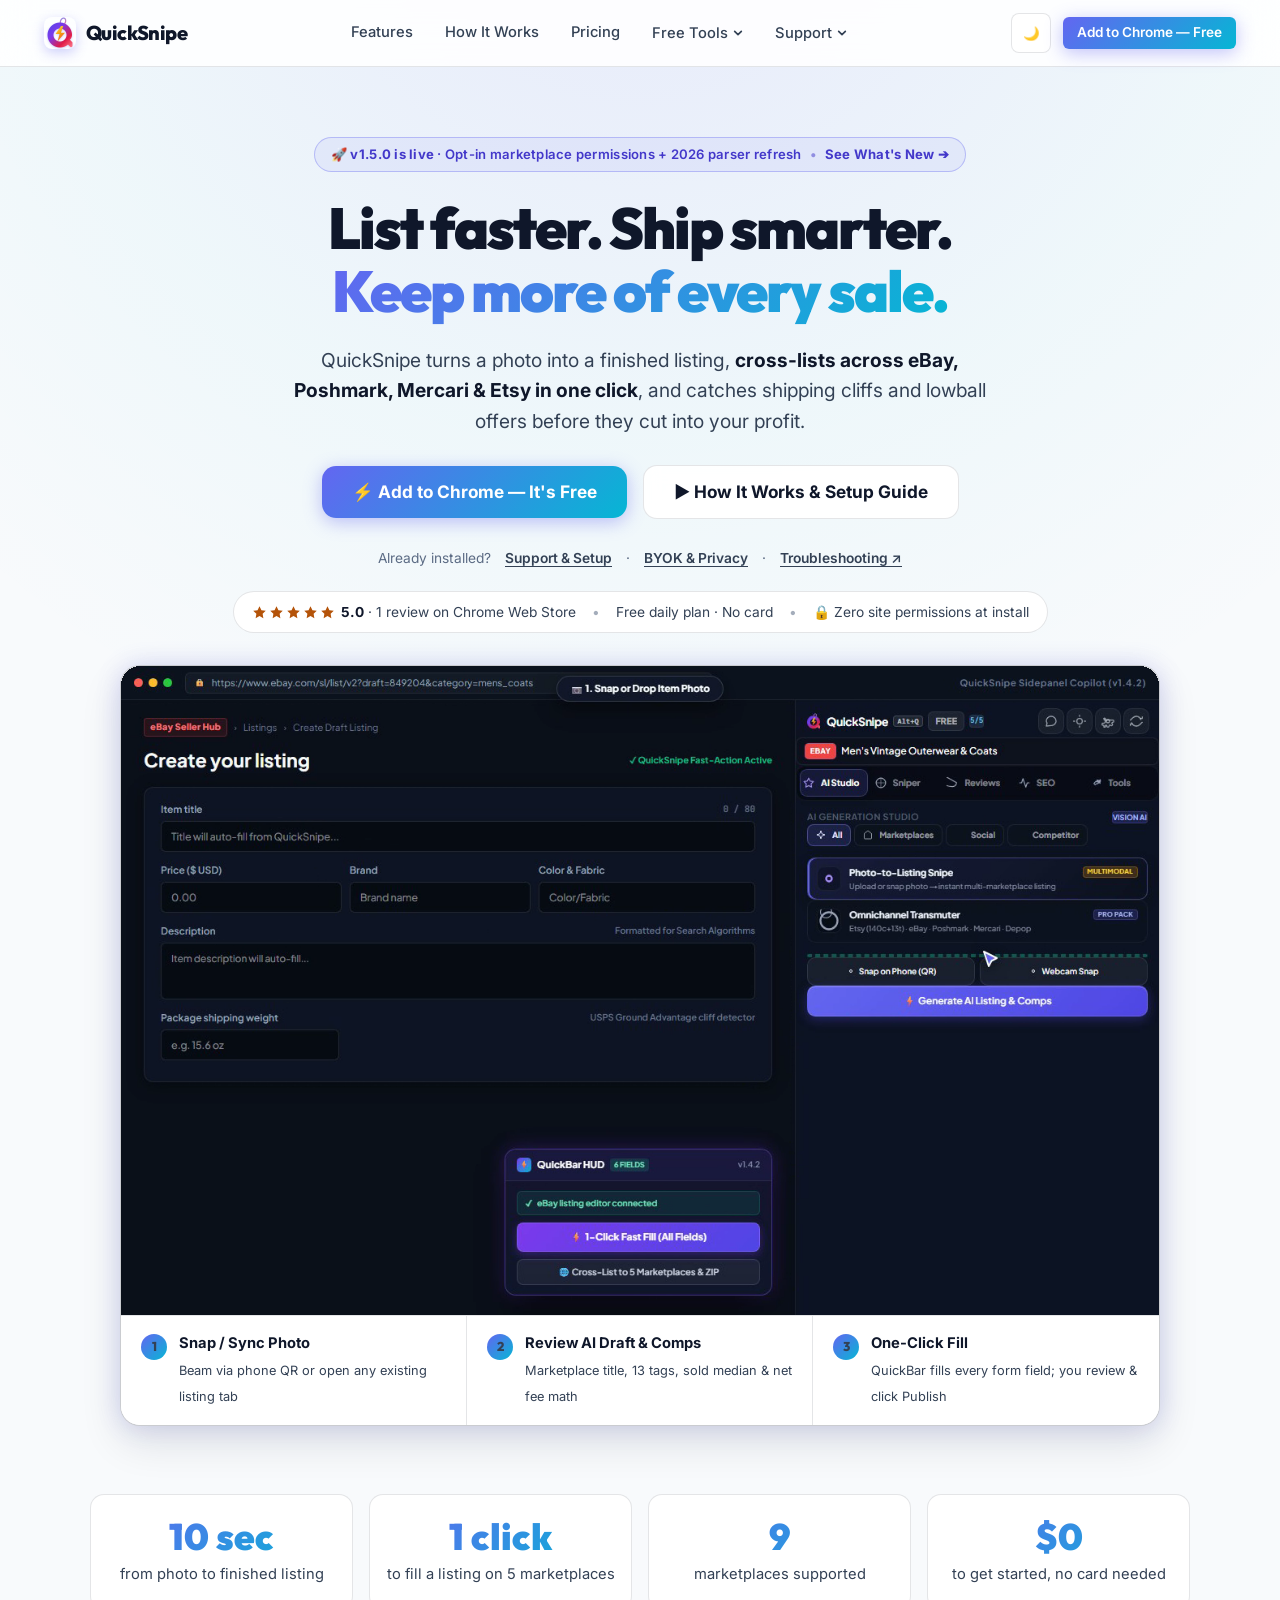
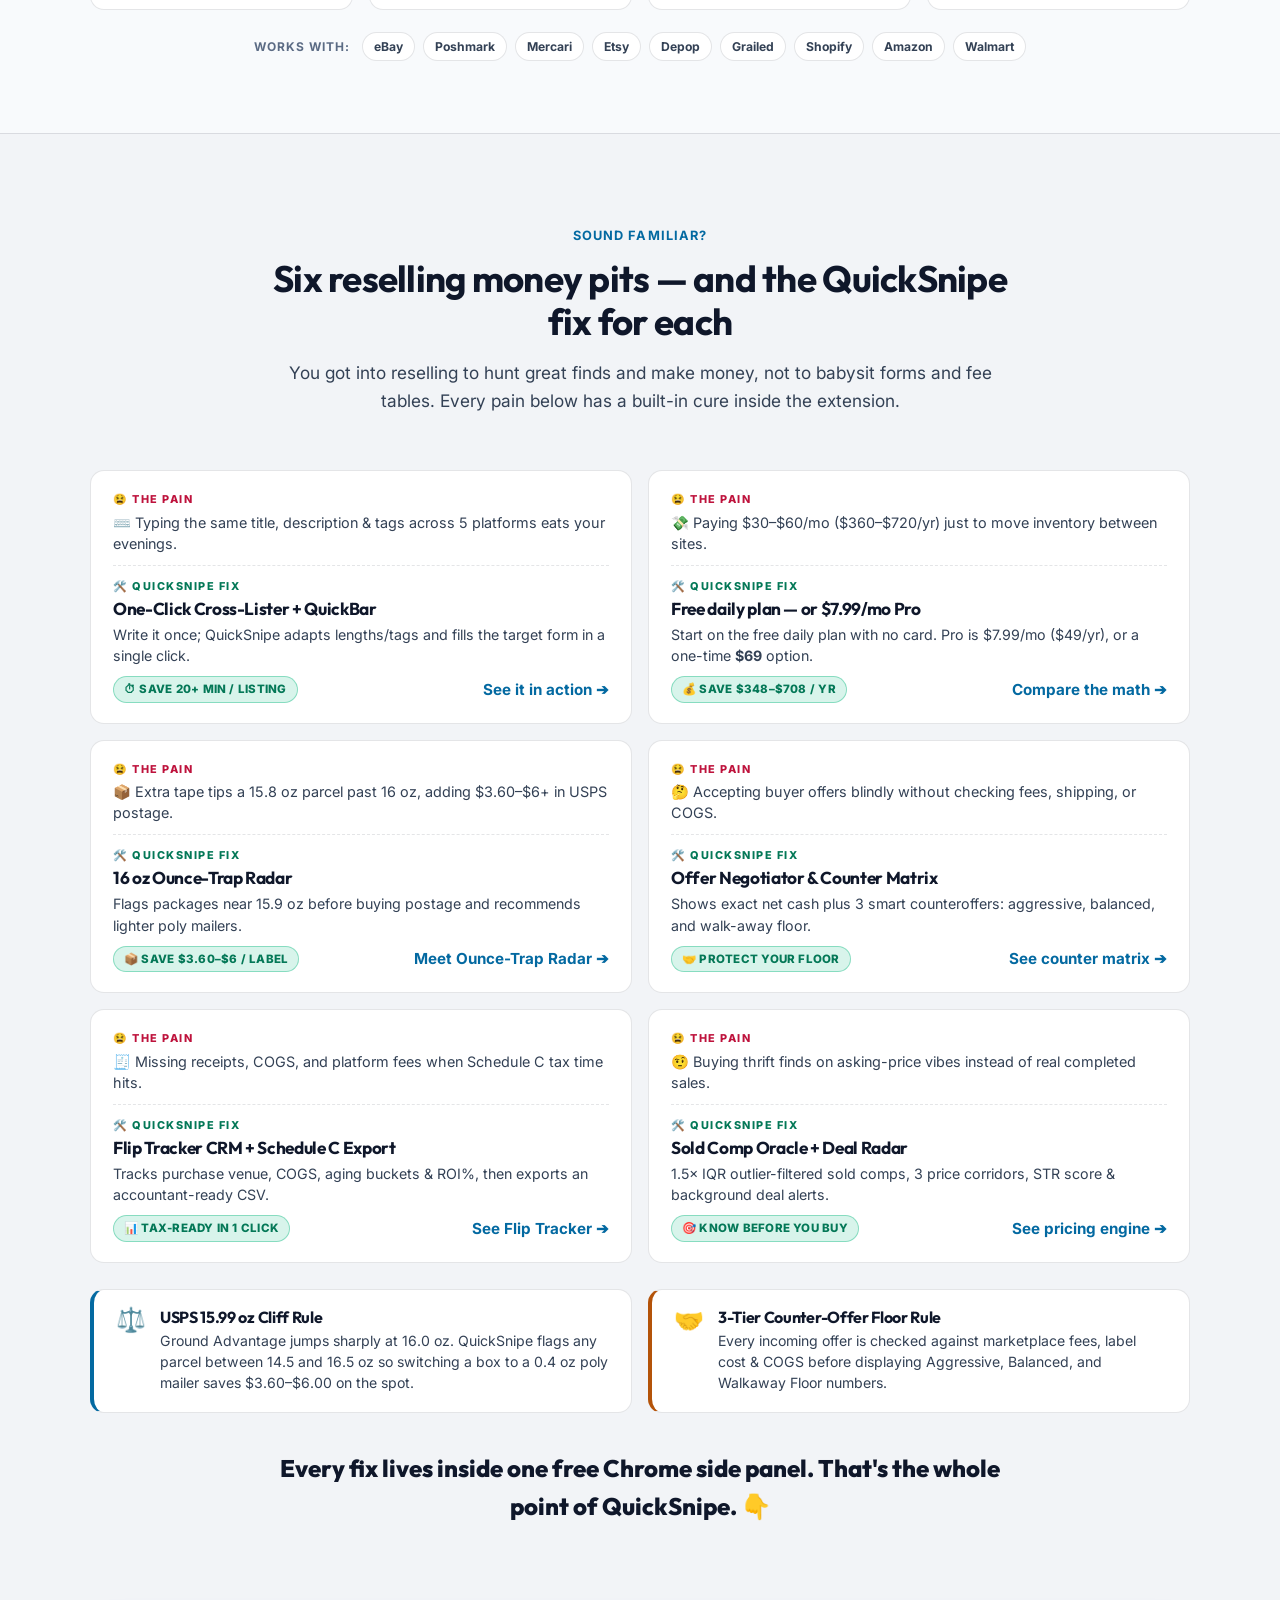
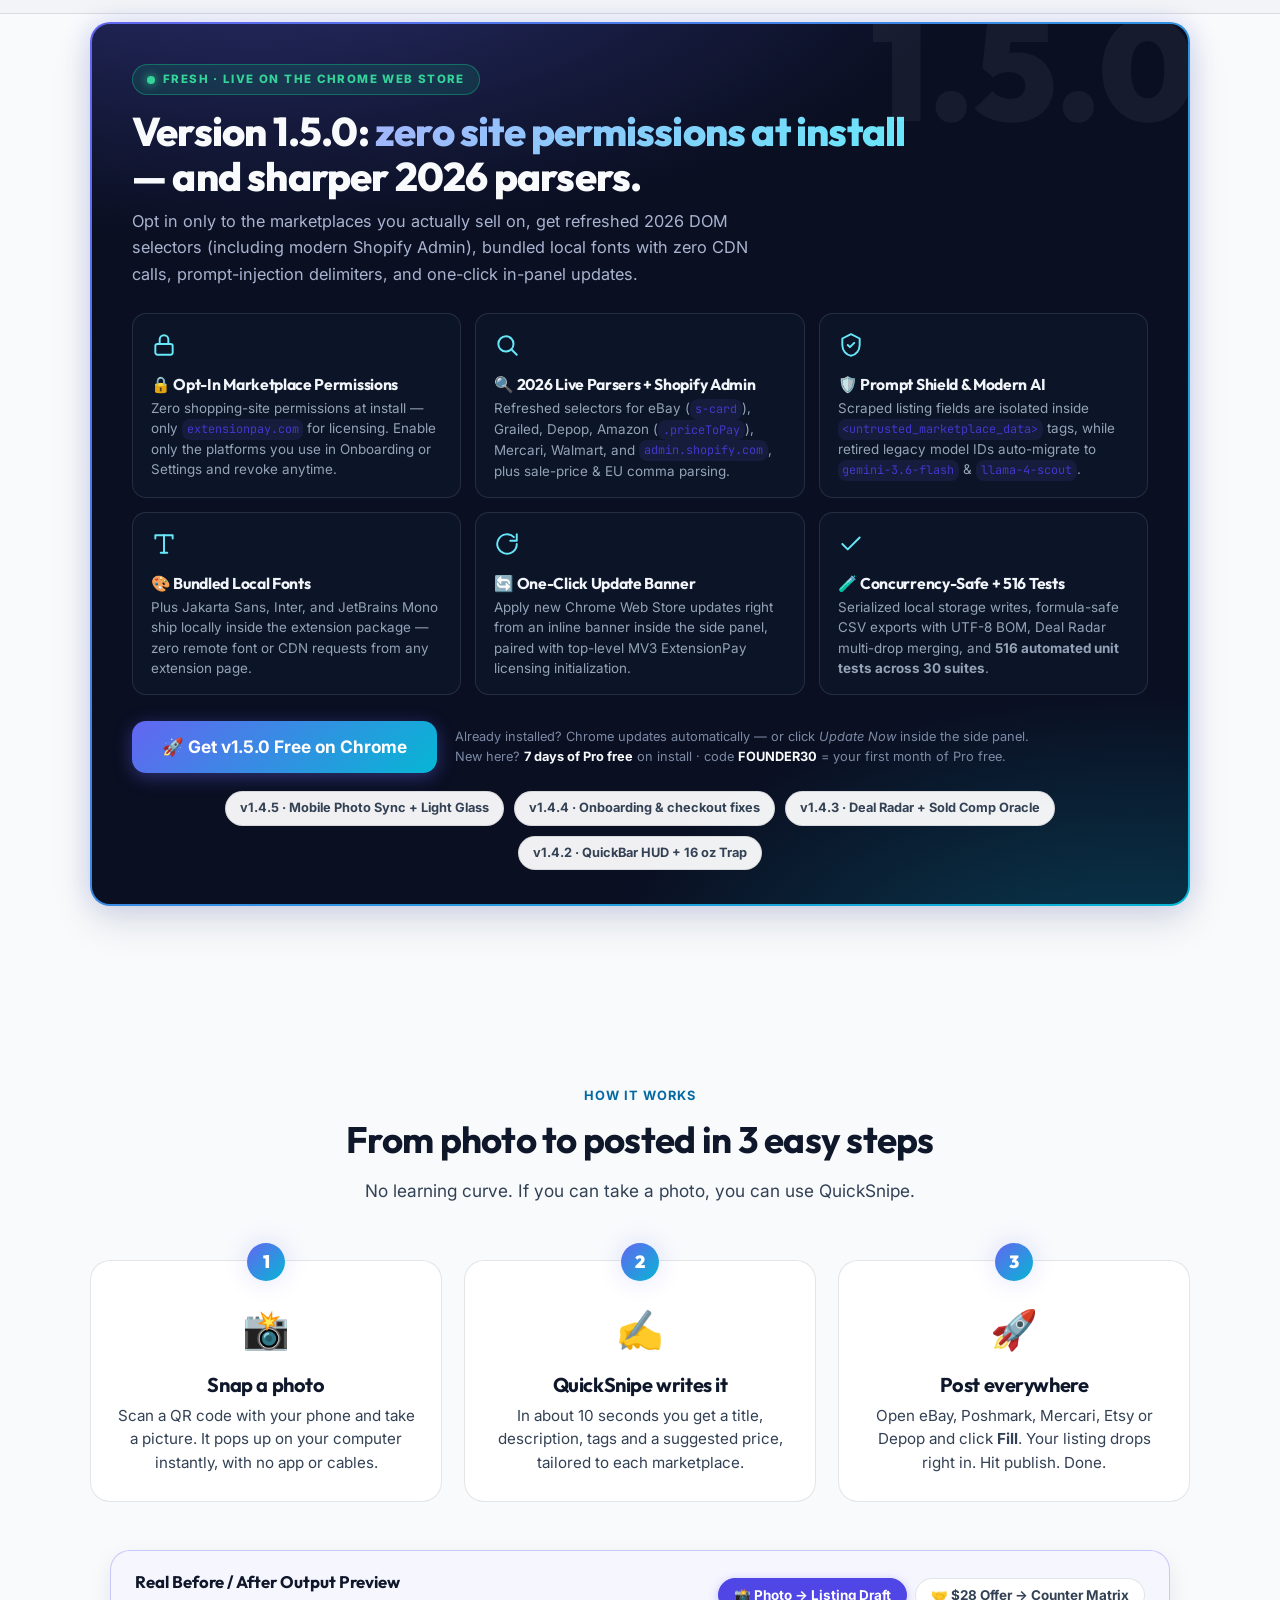
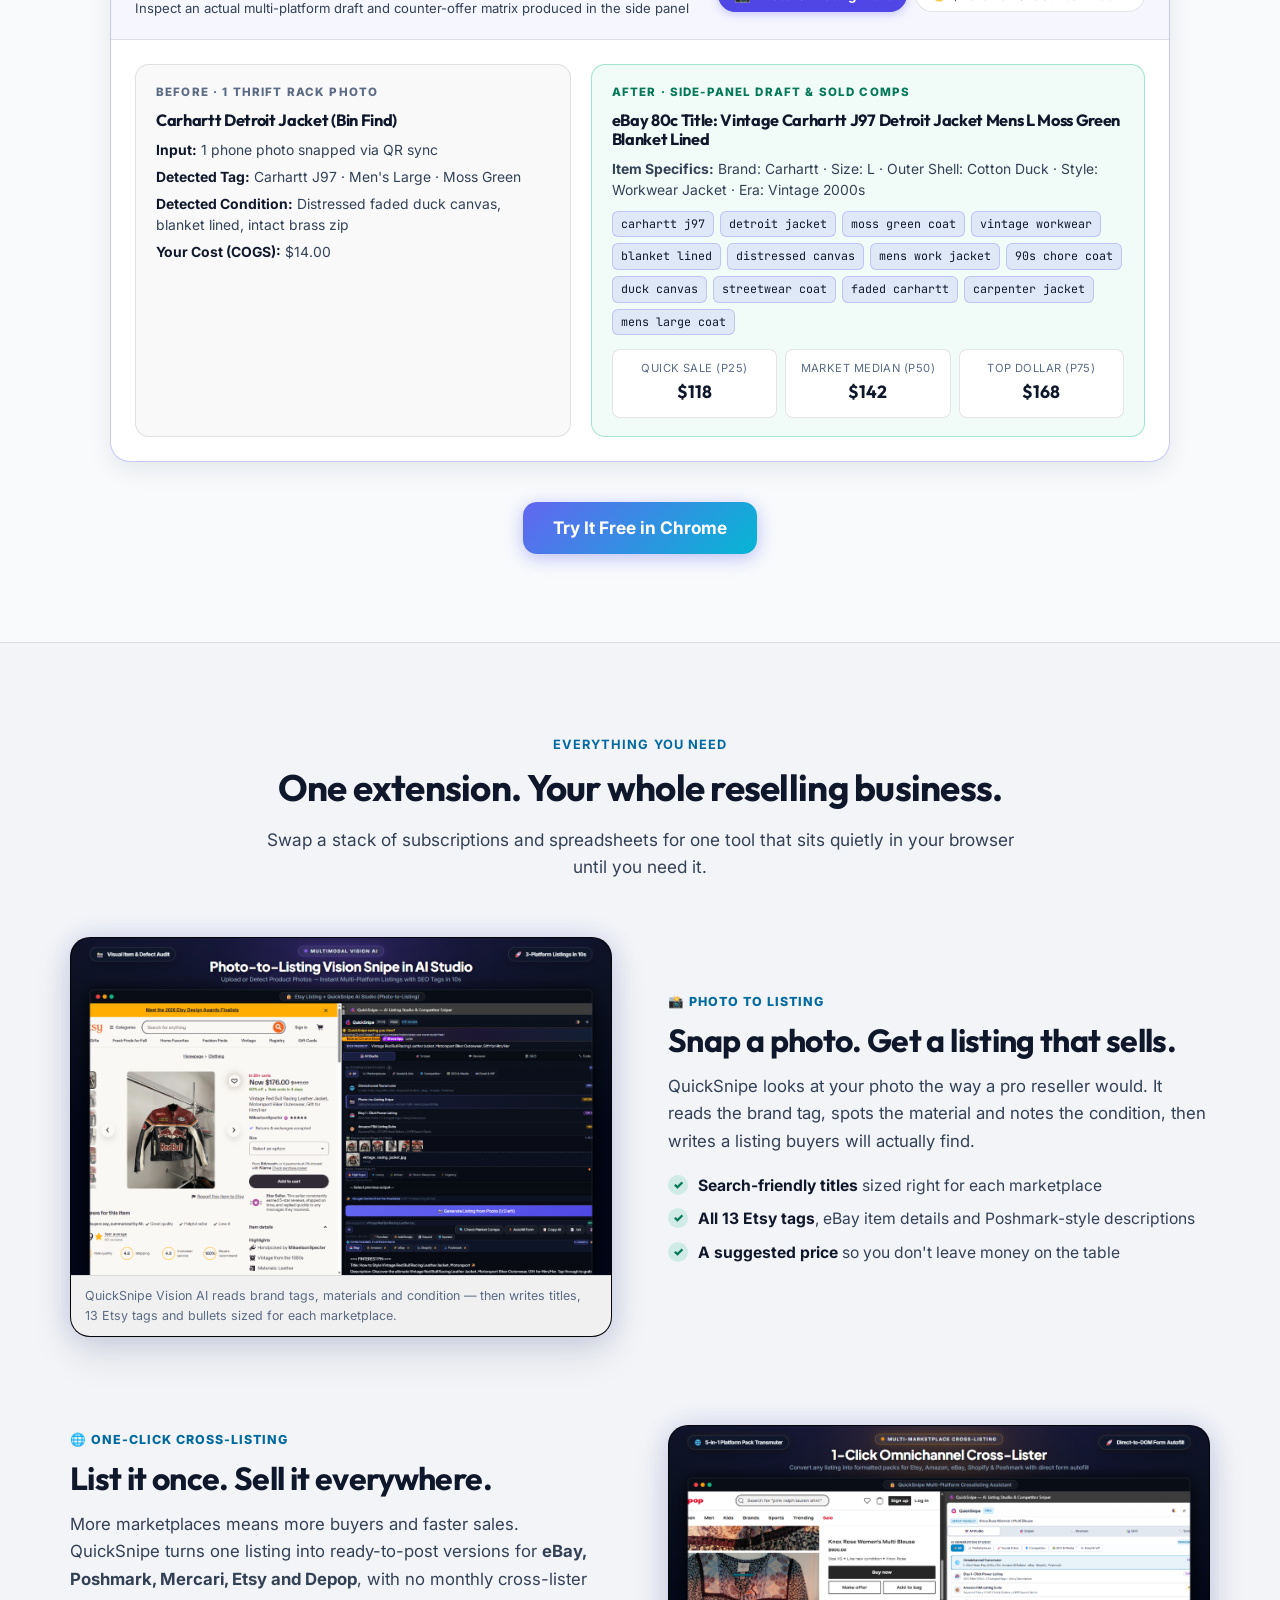
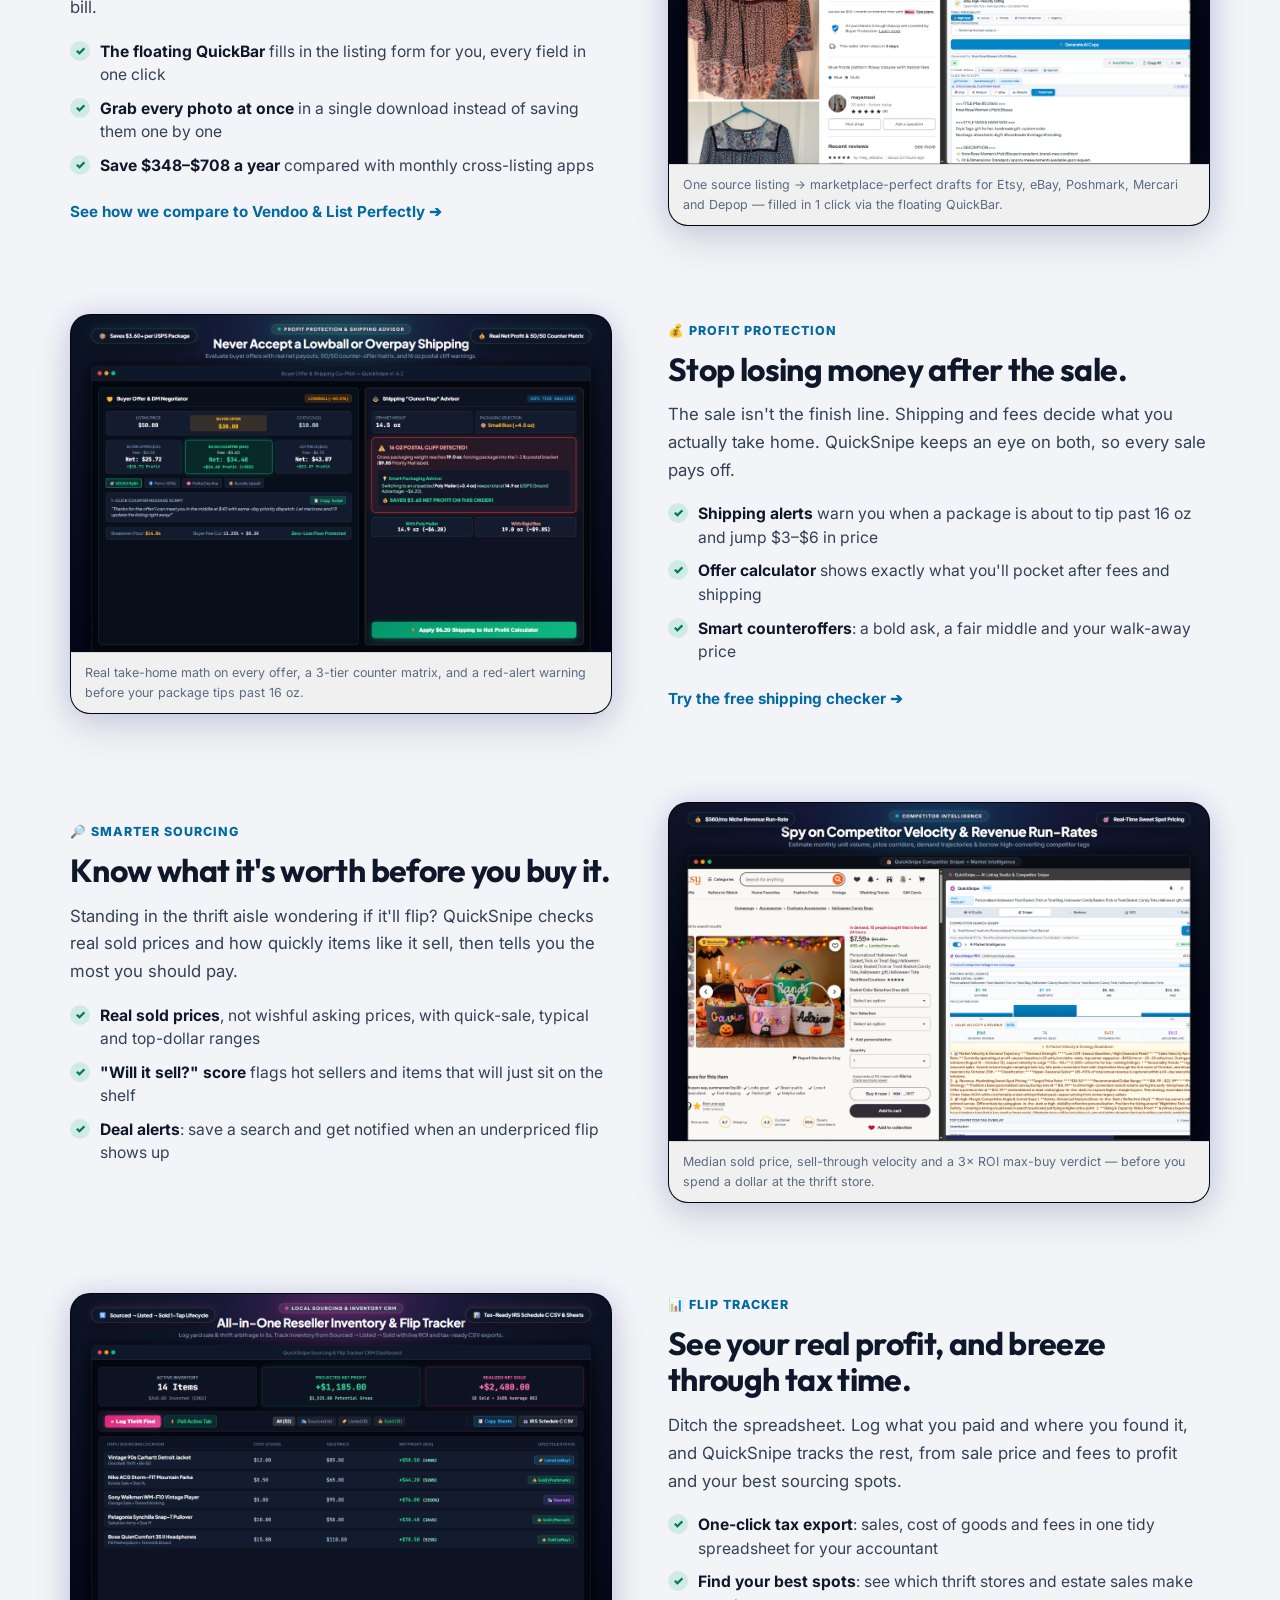
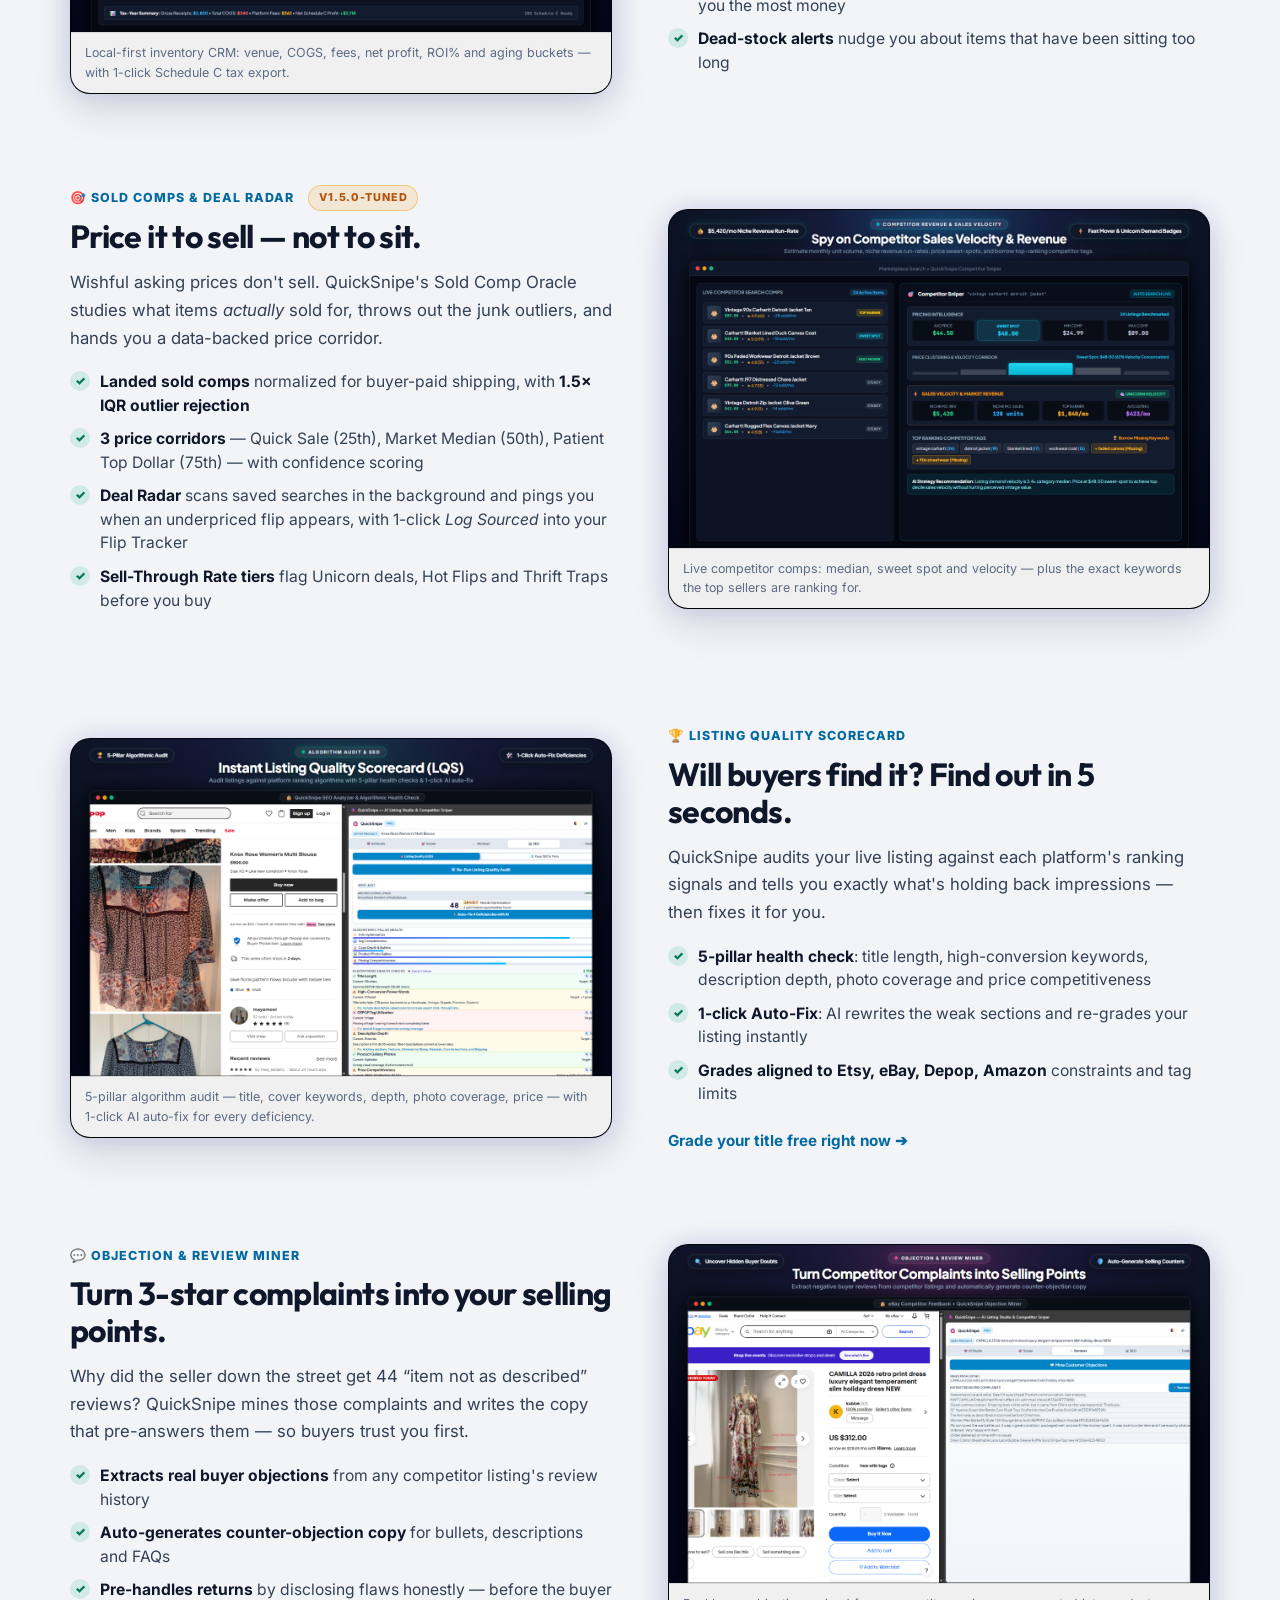
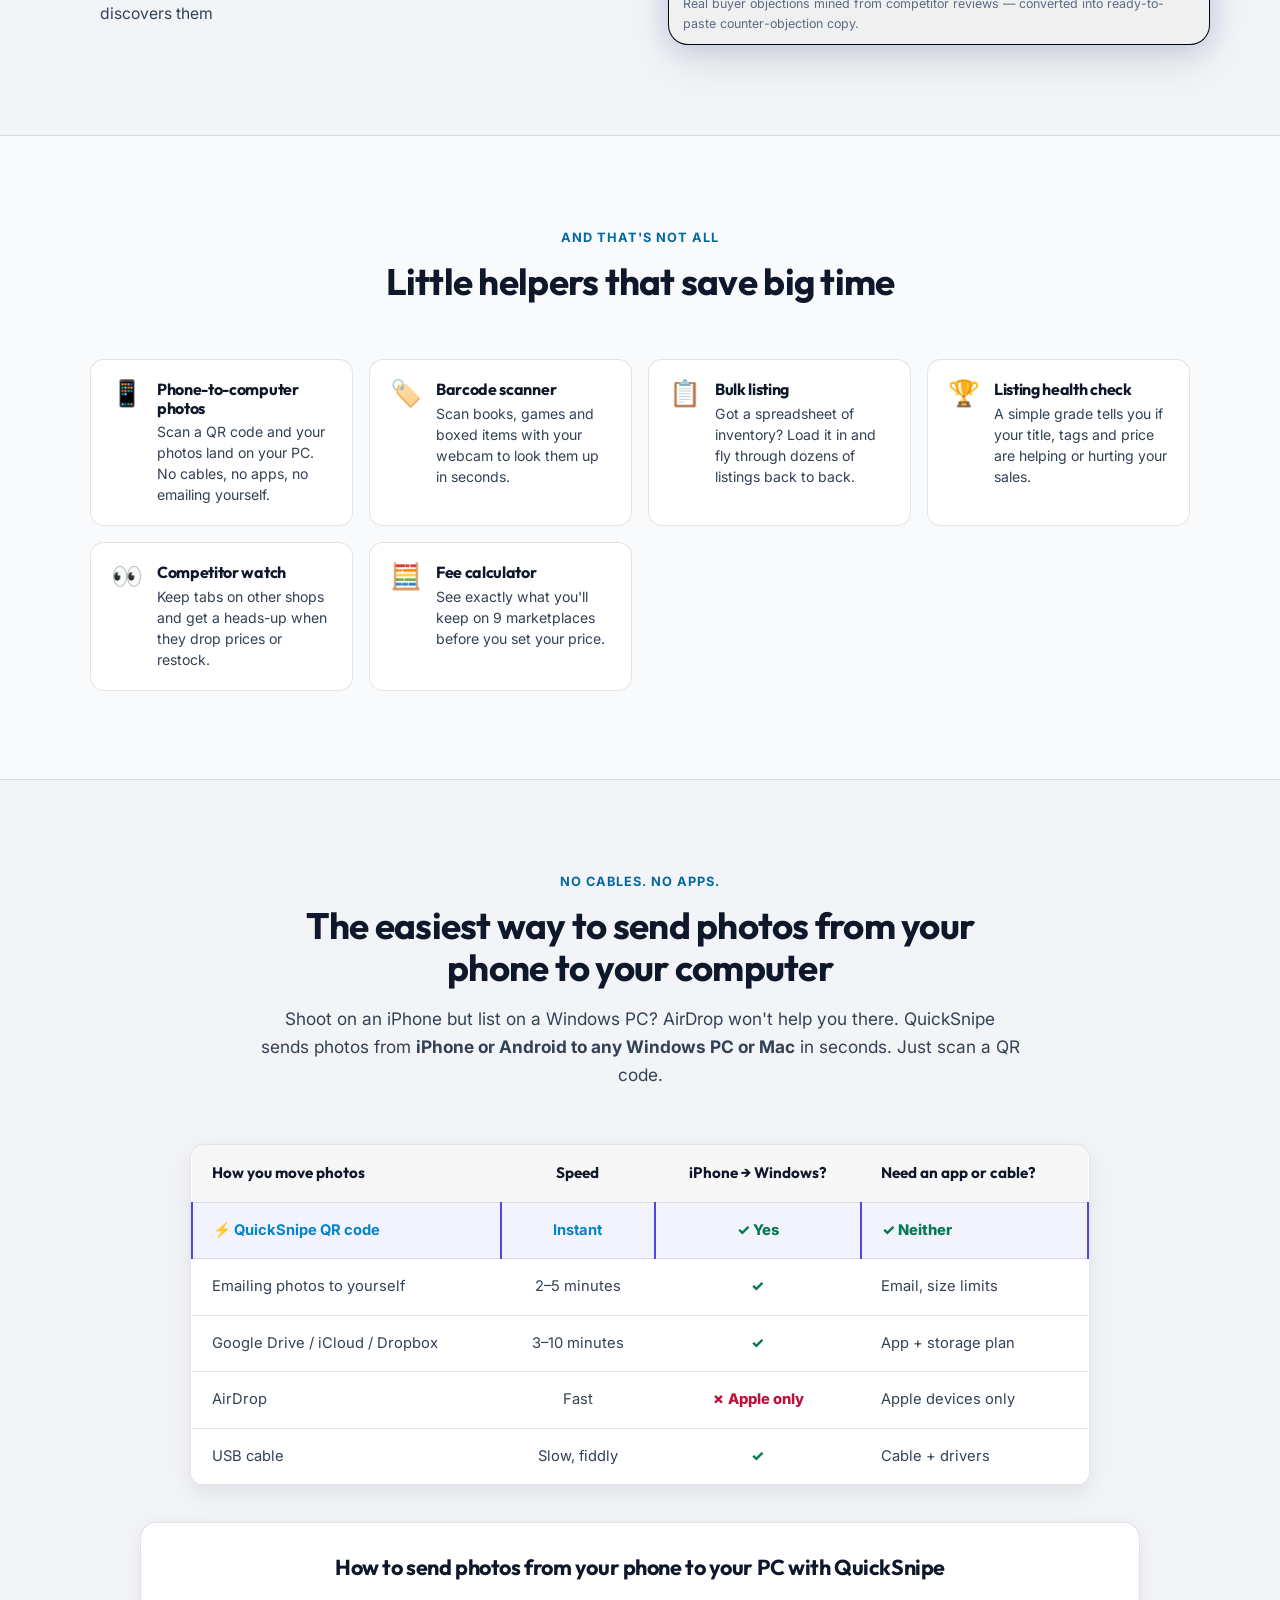
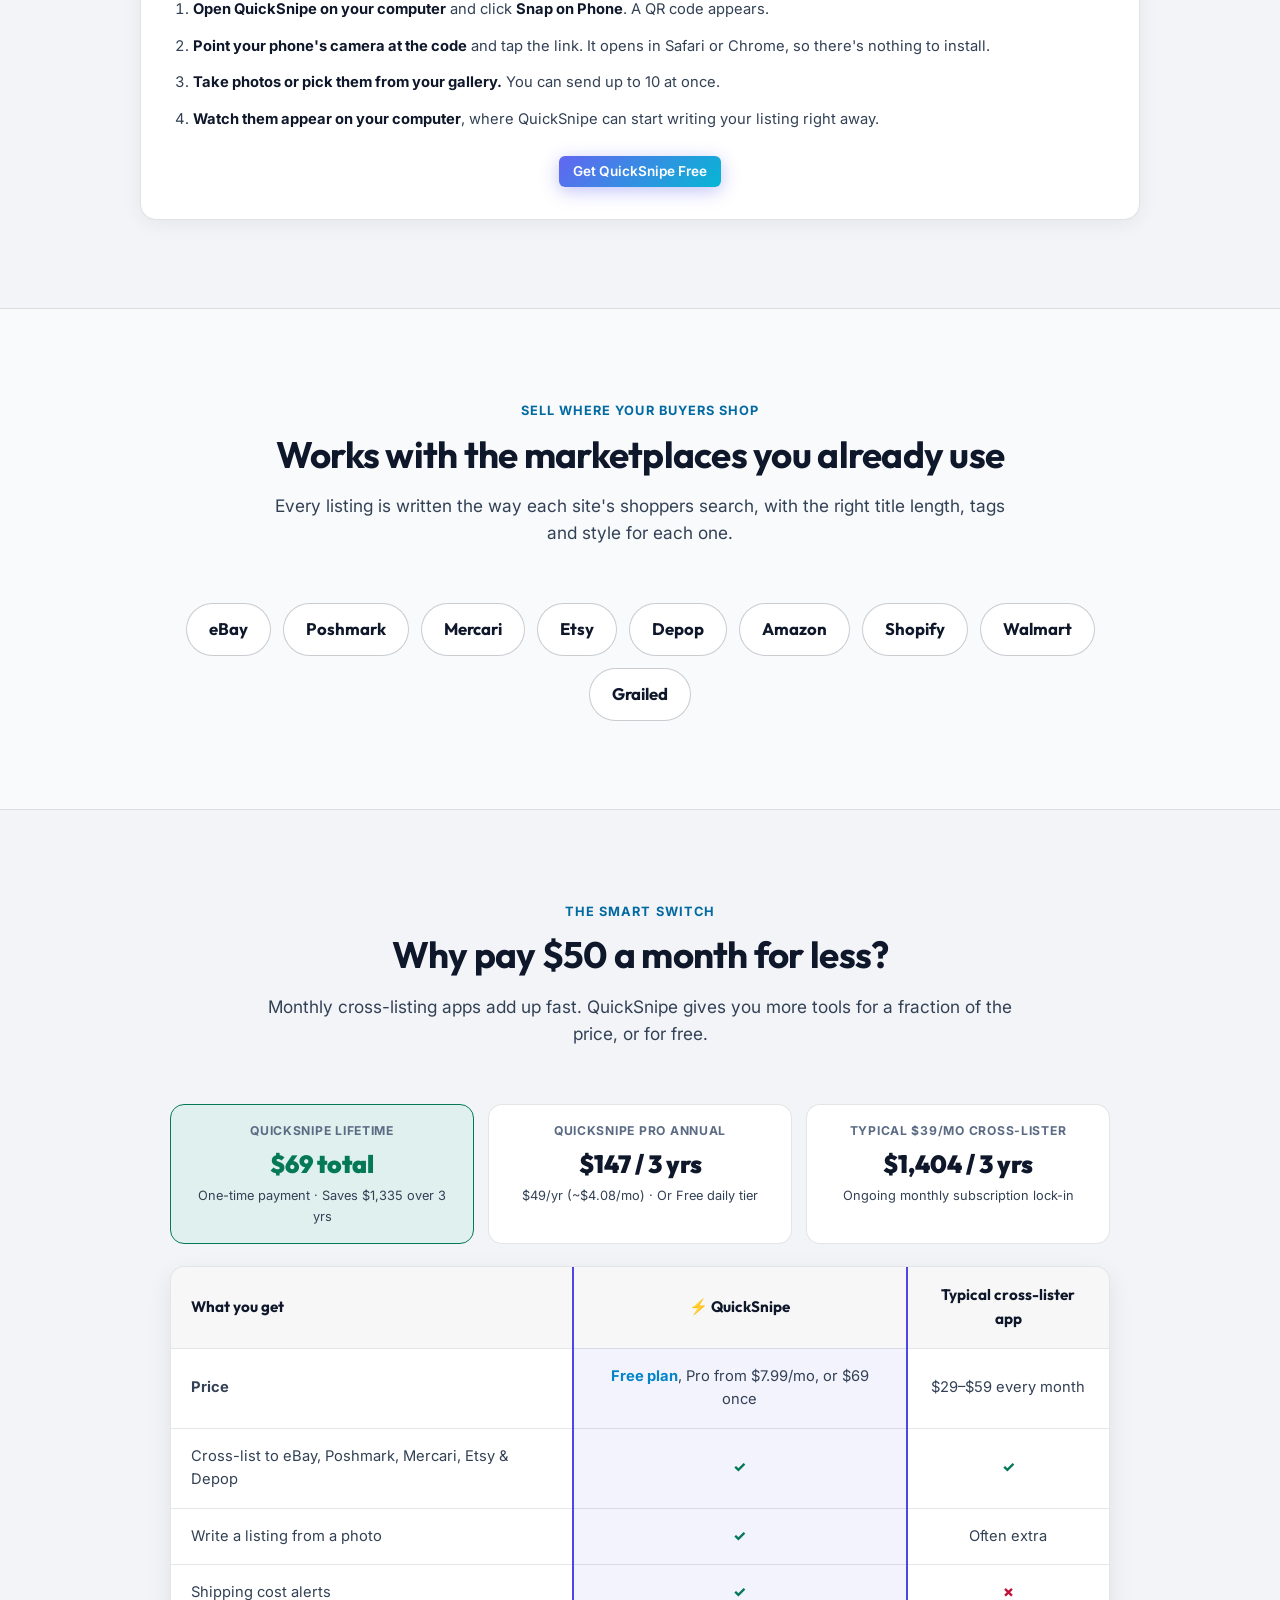
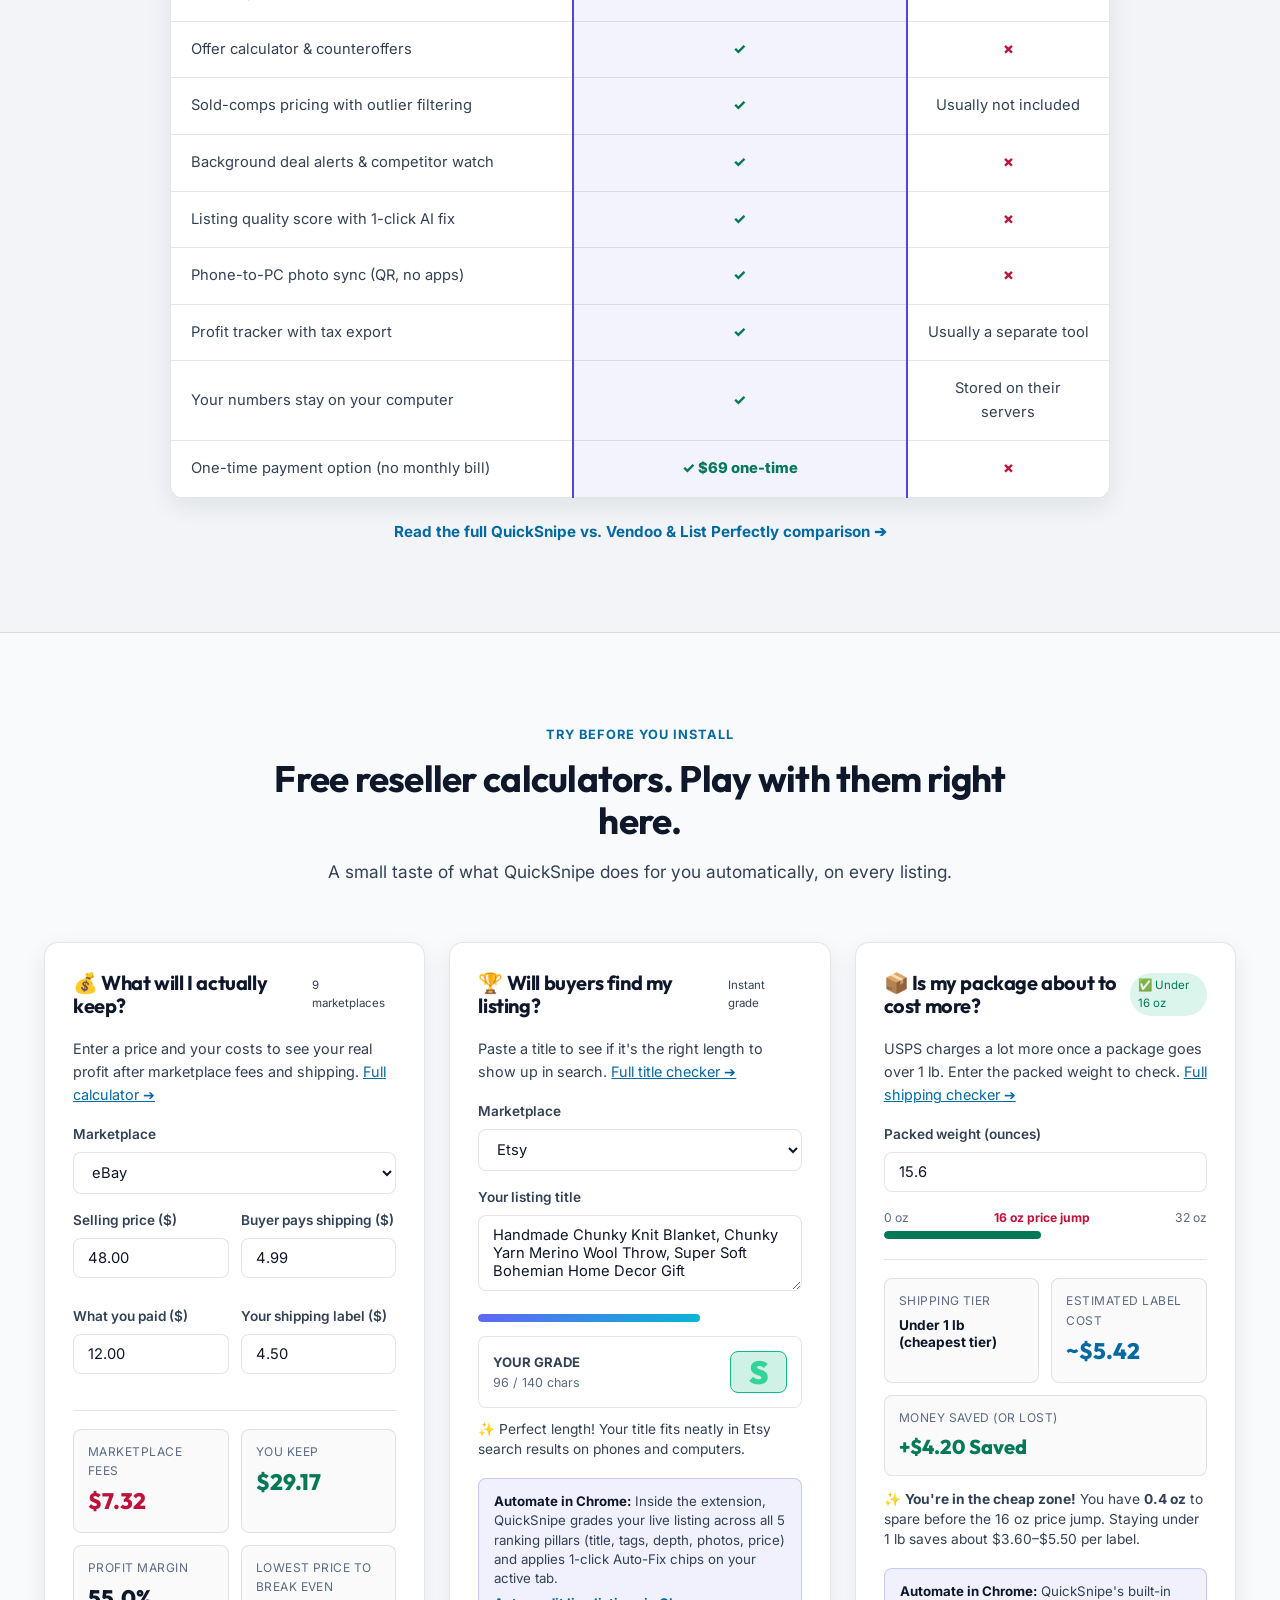
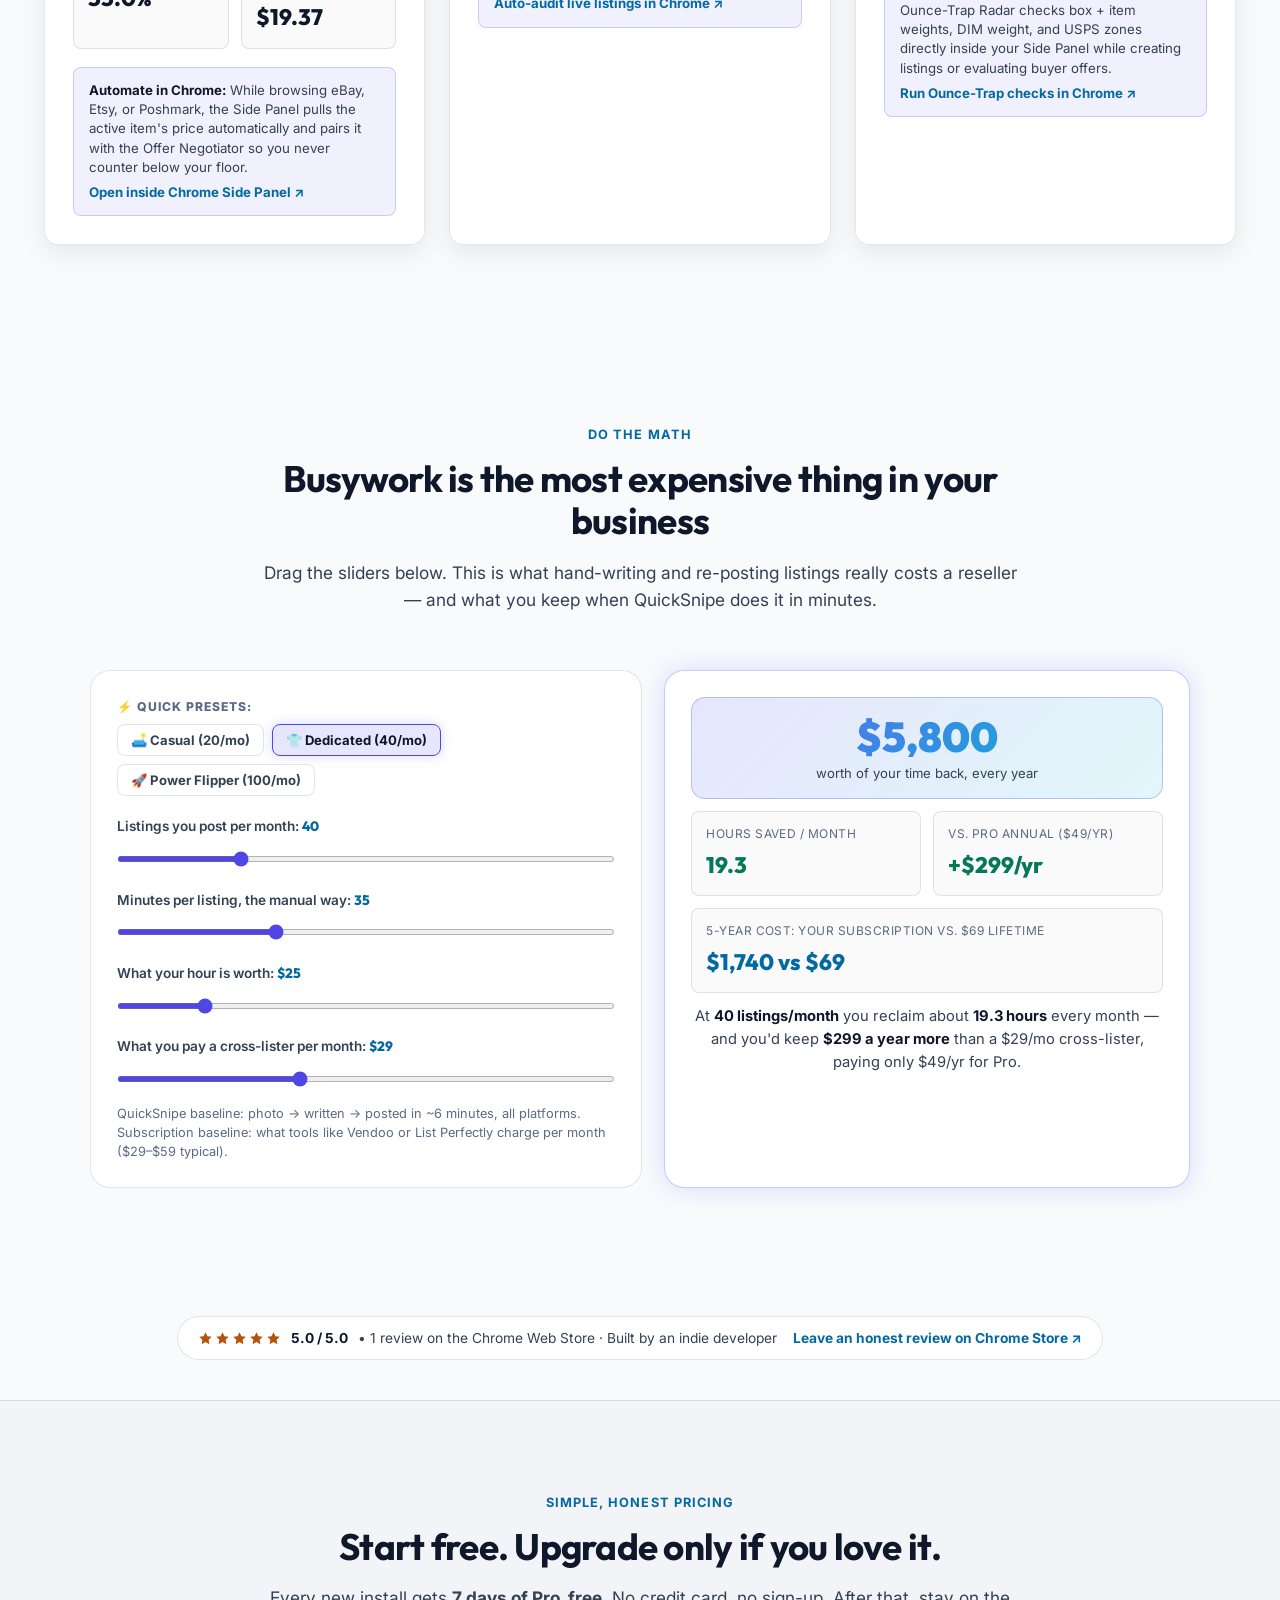
<file: docs/index.html>
<!DOCTYPE html>
<html lang="en" data-theme="dark">

<head>
  <meta charset="UTF-8">
  <meta name="viewport" content="width=device-width, initial-scale=1.0">

  <!-- Primary Meta Tags -->
  <title>QuickSnipe – Free Cross-Lister for eBay, Poshmark, Mercari &amp; Etsy</title>
  <meta name="title" content="QuickSnipe – Free Cross-Lister for eBay, Poshmark, Mercari &amp; Etsy">
  <meta name="description"
    content="Snap a photo, get a ready-to-post listing, and cross-list to eBay, Poshmark, Mercari &amp; Etsy in one click. The free Chrome extension for resellers.">
  <meta name="robots" content="index, follow, max-image-preview:large">
  <meta name="author" content="RadTome / QuickSnipe">
  <meta name="theme-color" content="#060913">
  <link rel="canonical" href="https://radtome.github.io/QuickSnipe-support/">

  <meta name="google-site-verification" content="n2FF4k6jhHxLkdlcosGG4LYHcuusmhHtE0jdGFm-Tjc" />

  <!-- Favicon & Touch Icons -->
  <link rel="icon" type="image/png" sizes="16x16" href="assets/icon-16.png">
  <link rel="icon" type="image/png" sizes="48x48" href="assets/icon-48.png">
  <link rel="icon" type="image/png" sizes="128x128" href="assets/icon-128.png">
  <link rel="apple-touch-icon" href="assets/icon-128.png">

  <!-- Open Graph / Facebook -->
  <meta property="og:type" content="website">
  <meta property="og:site_name" content="QuickSnipe">
  <meta property="og:url" content="https://radtome.github.io/QuickSnipe-support/">
  <meta property="og:title" content="QuickSnipe – List Faster, Ship Smarter, Keep More of Every Sale">
  <meta property="og:description"
    content="The free Chrome extension that turns a photo into a finished listing and cross-posts it to eBay, Poshmark, Mercari &amp; Etsy in one click.">
  <meta property="og:image" content="https://radtome.github.io/QuickSnipe-support/assets/github-social-preview.png">
  <meta property="og:image:alt" content="QuickSnipe reseller toolkit running in the Chrome side panel">

  <!-- Twitter -->
  <meta name="twitter:card" content="summary_large_image">
  <meta name="twitter:url" content="https://radtome.github.io/QuickSnipe-support/">
  <meta name="twitter:title" content="QuickSnipe – List Faster, Ship Smarter, Keep More of Every Sale">
  <meta name="twitter:description"
    content="The free Chrome extension that turns a photo into a finished listing and cross-posts it to eBay, Poshmark, Mercari &amp; Etsy in one click.">
  <meta name="twitter:image" content="https://radtome.github.io/QuickSnipe-support/assets/github-social-preview.png">

  <!-- Stylesheet -->
  <link rel="stylesheet" href="styles.css">

  <!-- LLM Context Discovery Links -->
  <link rel="alternate" type="text/markdown" href="https://radtome.github.io/QuickSnipe-support/llms.txt" title="QuickSnipe LLM Knowledge Base">
  <link rel="alternate" type="text/markdown" href="https://radtome.github.io/QuickSnipe-support/llms-full.txt" title="QuickSnipe Full LLM Documentation">
  <link rel="manifest" href="ai-manifest.json">

  <!-- Schema.org JSON-LD Structured Data -->
  <script type="application/ld+json">
  {
    "@context": "https://schema.org",
    "@graph": [
      {
        "@type": "WebSite",
        "@id": "https://radtome.github.io/QuickSnipe-support/#website",
        "name": "QuickSnipe",
        "alternateName": ["QuickSnipe Reseller Toolkit", "QuickSnipe Cross-Lister"],
        "url": "https://radtome.github.io/QuickSnipe-support/",
        "description": "Free Chrome extension for resellers: photo-to-listing, one-click cross-listing to eBay, Poshmark, Mercari and Etsy, shipping cost alerts, offer calculator and profit tracker."
      },
      {
        "@type": "SoftwareApplication",
        "name": "QuickSnipe",
        "softwareVersion": "1.5.0",
        "applicationCategory": "BusinessApplication",
        "applicationSubCategory": "Reseller Cross-Listing Tool",
        "operatingSystem": "Google Chrome, Microsoft Edge, Brave, Opera",
        "browserRequirements": "Requires Google Chrome 116 or higher",
        "image": "https://radtome.github.io/QuickSnipe-support/assets/github-social-preview.png",
        "offers": [
          { "@type": "Offer", "name": "Free", "price": "0", "priceCurrency": "USD", "description": "Free daily plan with 5 free snipes per day" },
          { "@type": "Offer", "name": "Pro Monthly", "price": "7.99", "priceCurrency": "USD", "description": "Unlimited listings, one-click cross-listing and all Pro tools, billed monthly" },
          { "@type": "Offer", "name": "Pro Annual", "price": "49", "priceCurrency": "USD", "description": "All Pro tools, billed yearly" },
          { "@type": "Offer", "name": "Lifetime", "price": "69", "priceCurrency": "USD", "description": "One-time payment for lifetime Pro access" }
        ],
        "aggregateRating": {
          "@type": "AggregateRating",
          "ratingValue": "5.0",
          "ratingCount": "1",
          "bestRating": "5",
          "worstRating": "1"
        },
        "description": "QuickSnipe is a free Chrome extension for resellers. Turn a photo into a finished listing in seconds, cross-list to eBay, Poshmark, Mercari, Etsy and Depop in one click, avoid surprise shipping costs, answer offers with confidence and track every flip for tax time.",
        "url": "https://radtome.github.io/QuickSnipe-support/",
        "downloadUrl": "https://chromewebstore.google.com/detail/quicksnipe-ai-listing-res/aignalgmmlmnmofabamcdngdopabgkaa",
        "installUrl": "https://chromewebstore.google.com/detail/quicksnipe-ai-listing-res/aignalgmmlmnmofabamcdngdopabgkaa",
        "sameAs": [
          "https://chromewebstore.google.com/detail/quicksnipe-ai-listing-res/aignalgmmlmnmofabamcdngdopabgkaa",
          "https://github.com/RadTome/QuickSnipe-support"
        ],
        "featureList": [
          "Turn a product photo into a finished listing in about 10 seconds",
          "One-click cross-listing to eBay, Poshmark, Mercari, Etsy and Depop",
          "Floating QuickBar that fills in marketplace listing forms for you (including admin.shopify.com)",
          "Zero site permissions at install — opt-in per marketplace and revocable anytime",
          "Bundled local fonts with zero remote CDN or font tracking requests",
          "Download every listing photo at once as a ZIP file",
          "USPS 16 oz shipping cost alerts",
          "Offer calculator with suggested counteroffers",
          "Flip tracker with tax-ready CSV export",
          "Deal alerts from saved searches",
          "Sold-price research and sell-through score",
          "Send photos from phone to computer by scanning a QR code",
          "Barcode and UPC scanner",
          "Fee and profit calculator for 9 marketplaces"
        ]
      },
      {
        "@type": "VideoObject",
        "name": "QuickSnipe QuickBar Demo — 1-Click Marketplace Form Fill",
        "description": "See QuickSnipe's floating QuickBar detect an open marketplace listing form and fill in title, description, tags, category and price in one click, with all listing photos carried over.",
        "thumbnailUrl": "https://radtome.github.io/QuickSnipe-support/assets/slide_1_hero_hook.png",
        "uploadDate": "2026-11-01",
        "contentUrl": "https://radtome.github.io/QuickSnipe-support/assets/quickbar_demo.webm",
        "publisher": { "@type": "Organization", "name": "QuickSnipe", "logo": { "@type": "ImageObject", "url": "https://radtome.github.io/QuickSnipe-support/assets/icon-128.png" } }
      },
      {
        "@type": "FAQPage",
        "mainEntity": [
          {
            "@type": "Question",
            "name": "Is QuickSnipe really free?",
            "acceptedAnswer": { "@type": "Answer", "text": "Yes. QuickSnipe has a free daily plan with 5 free snipes a day that reset at midnight. Every new install also gets 7 days of Pro for free with no credit card. If you want unlimited use, Pro is $7.99 a month, $49 a year, or $69 once for a one-time option." }
          },
          {
            "@type": "Question",
            "name": "Is QuickSnipe safe to use with my eBay, Poshmark, Etsy or Amazon account?",
            "acceptedAnswer": { "@type": "Answer", "text": "Yes. QuickSnipe works like a helpful assistant inside your own Chrome browser. It does not run bots, never logs in for you, and fills in listing forms the same way you would by typing or pasting." }
          },
          {
            "@type": "Question",
            "name": "Do I need to be tech-savvy or set anything up?",
            "acceptedAnswer": { "@type": "Answer", "text": "No. Click Add to Chrome, pin the QuickSnipe icon, and you are ready. There is no account to create and nothing to configure. Everything works right after install." }
          },
          {
            "@type": "Question",
            "name": "Which marketplaces does QuickSnipe work with?",
            "acceptedAnswer": { "@type": "Answer", "text": "QuickSnipe writes listings for eBay, Poshmark, Mercari, Etsy, Depop, Amazon, Shopify, Walmart and Grailed. One-click cross-listing currently covers eBay, Poshmark, Mercari, Etsy and Depop." }
          },
          {
            "@type": "Question",
            "name": "How is QuickSnipe different from Vendoo or List Perfectly?",
            "acceptedAnswer": { "@type": "Answer", "text": "Popular cross-listers typically cost $29 to $59 every month. QuickSnipe has a free plan, Pro from $7.99 a month, or a one-time $69 lifetime option. It also includes tools those apps usually do not, like photo-to-listing, shipping cost alerts, an offer calculator and a tax-ready flip tracker." }
          },
          {
            "@type": "Question",
            "name": "Do I need to install a phone app to send photos to my computer?",
            "acceptedAnswer": { "@type": "Answer", "text": "No. Click Snap on Phone in QuickSnipe, scan the QR code with your iPhone or Android camera, and take your photos. They appear on your computer instantly. Nothing to download from the App Store or Google Play." }
          },
          {
            "@type": "Question",
            "name": "What is the USPS 16 oz shipping trap?",
            "acceptedAnswer": { "@type": "Answer", "text": "USPS Ground Advantage charges a lower rate for packages under 1 pound. Go even a fraction of an ounce over 16 oz and the label price can jump by $3 to $6 or more. QuickSnipe warns you when you are close so you can switch to a lighter mailer and keep that money." }
          },
          {
            "@type": "Question",
            "name": "Can QuickSnipe help me at tax time?",
            "acceptedAnswer": { "@type": "Answer", "text": "Yes. The built-in flip tracker records what you paid, where you found it, what it sold for and the fees. At year end, export one spreadsheet with your sales, cost of goods and fees, ready to hand to your accountant." }
          },
          {
            "@type": "Question",
            "name": "Does QuickSnipe see my passwords or sales numbers?",
            "acceptedAnswer": { "@type": "Answer", "text": "No. QuickSnipe never sees your passwords or payment details. Your inventory, costs and profits are saved on your own computer, not on our servers." }
          },
          {
            "@type": "Question",
            "name": "Can I cancel Pro anytime?",
            "acceptedAnswer": { "@type": "Answer", "text": "Yes. Cancel anytime from Settings, then Manage Subscription. Refunds are available within 14 days of purchase. One Pro license works on all your Chrome browsers, such as a desktop and a laptop." }
          },
          {
            "@type": "Question",
            "name": "What is new in QuickSnipe version 1.5.0?",
            "acceptedAnswer": { "@type": "Answer", "text": "Version 1.5.0 moves all 9 marketplaces (including admin.shopify.com) and cloud AI hosts to opt-in optional_host_permissions so QuickSnipe asks for zero site permissions at install, bundles Plus Jakarta Sans, Inter and JetBrains Mono fonts locally with zero CDN calls, refreshes 2026 live DOM parsers across eBay, Grailed, Depop, Amazon, Mercari and Walmart, frames scraped data in untrusted_marketplace_data delimiters against prompt injection, migrates sunset AI model IDs automatically, and adds a one-click in-panel Update Ready banner alongside 516 passing unit tests." }
          },
          {
            "@type": "Question",
            "name": "How do local data, opt-in permissions and optional BYOK AI calls work?",
            "acceptedAnswer": { "@type": "Answer", "text": "Your inventory, COGS, profits, swipes, Deal Radar rules and API keys stay in local chrome.storage.local on your computer. QuickSnipe requests zero marketplace permissions at install — you opt into only the marketplaces you sell on and can revoke any platform anytime. If you configure an optional BYOK key (Gemini, OpenAI, Anthropic, Groq, DeepSeek or OpenRouter), Chrome sends only the active item's text or photo directly to that provider's HTTPS API, never through QuickSnipe servers." }
          },
          {
            "@type": "Question",
            "name": "How does the free 7-day Pro trial work?",
            "acceptedAnswer": { "@type": "Answer", "text": "Every new install automatically unlocks 7 full days of unrestricted Pro access: unlimited daily generations, the full cross-lister and all Pro tools. No credit card, no account, no sign-up. On day 8 you simply revert to the free plan with 5 free snipes every day, or upgrade to Pro." }
          },
          {
            "@type": "Question",
            "name": "What is the FOUNDER30 promo code?",
            "acceptedAnswer": { "@type": "Answer", "text": "FOUNDER30 is an early-adopter perk: enter it at checkout and your first month of Pro is free. It is shown to new users on day 8 of the trial to keep listing momentum going." }
          }
        ]
      },
      {
        "@type": "HowTo",
        "name": "How to cross-list a product to multiple marketplaces with QuickSnipe",
        "description": "Turn one listing into ready-to-post listings for eBay, Poshmark, Mercari, Etsy and Depop.",
        "step": [
          { "@type": "HowToStep", "name": "Add a photo or open a listing", "text": "Snap a photo with your phone using the QR code, or open any of your existing listings in Chrome." },
          { "@type": "HowToStep", "name": "Let QuickSnipe write it", "text": "QuickSnipe writes the title, description, tags and suggested price for each marketplace." },
          { "@type": "HowToStep", "name": "Fill and post", "text": "Open the marketplace's new listing page and click Fill on the floating QuickBar. Add photos and publish." }
        ]
      }
    ]
  }
  </script>
</head>

<body>

  <!-- Accessible Skip Link -->
  <a href="#main-content" class="skip-link">Skip to main content</a>

  <!-- Sticky Glass Navigation -->
  <header class="site-header">
    <div class="container header-inner">
      <div class="header-brand-group">
        <a href="#" class="brand-link" aria-label="QuickSnipe Home">
          <img src="assets/icon.png" alt="QuickSnipe logo" class="brand-icon" width="32" height="32">
          <span class="brand-title">QuickSnipe</span>
        </a>
      </div>

      <nav aria-label="Main Navigation">
        <ul class="nav-links">
          <li><a href="#features" class="nav-link">Features</a></li>
          <li><a href="#how-it-works" class="nav-link">How It Works</a></li>
          <li><a href="#pricing" class="nav-link">Pricing</a></li>
          <li class="nav-item-dropdown">
            <button type="button" class="nav-dropdown-btn" aria-expanded="false" aria-haspopup="true" aria-controls="tools-dropdown-menu">
              <span>Free Tools</span>
              <svg class="dropdown-arrow" width="10" height="10" viewBox="0 0 12 12" fill="none" stroke="currentColor" stroke-width="2" stroke-linecap="round" stroke-linejoin="round" aria-hidden="true">
                <polyline points="2 4 6 8 10 4"></polyline>
              </svg>
            </button>
            <ul id="tools-dropdown-menu" class="dropdown-menu" role="menu">
              <li role="none">
                <a role="menuitem" href="marketplace-fee-calculator.html" class="dropdown-item">
                  <span class="dropdown-icon" aria-hidden="true">🧮</span>
                  <div class="dropdown-content">
                    <span class="dropdown-title">Fee &amp; Profit Calculator</span>
                    <span class="dropdown-desc">See what you really keep after fees</span>
                  </div>
                </a>
              </li>
              <li role="none">
                <a role="menuitem" href="listing-title-grader.html" class="dropdown-item">
                  <span class="dropdown-icon" aria-hidden="true">🏆</span>
                  <div class="dropdown-content">
                    <span class="dropdown-title">Listing Title Checker</span>
                    <span class="dropdown-desc">Get found in more searches</span>
                  </div>
                </a>
              </li>
              <li role="none">
                <a role="menuitem" href="shipping-weight-calculator.html" class="dropdown-item">
                  <span class="dropdown-icon" aria-hidden="true">📦</span>
                  <div class="dropdown-content">
                    <span class="dropdown-title">Shipping Cost Checker</span>
                    <span class="dropdown-desc">Dodge the USPS 16 oz price jump</span>
                  </div>
                </a>
              </li>
              <li role="none">
                <a role="menuitem" href="vendoo-alternative-byok.html" class="dropdown-item">
                  <span class="dropdown-icon" aria-hidden="true">🔄</span>
                  <div class="dropdown-content">
                    <span class="dropdown-title">QuickSnipe vs. Vendoo</span>
                    <span class="dropdown-desc">Stop paying monthly to cross-list</span>
                  </div>
                </a>
              </li>
            </ul>
          </li>
          <li class="nav-item-dropdown">
            <button type="button" class="nav-dropdown-btn" aria-expanded="false" aria-haspopup="true" aria-controls="support-dropdown-menu">
              <span>Support</span>
              <svg class="dropdown-arrow" width="10" height="10" viewBox="0 0 12 12" fill="none" stroke="currentColor" stroke-width="2" stroke-linecap="round" stroke-linejoin="round" aria-hidden="true">
                <polyline points="2 4 6 8 10 4"></polyline>
              </svg>
            </button>
            <ul id="support-dropdown-menu" class="dropdown-menu" role="menu">
              <li role="none">
                <a role="menuitem" href="#support" class="dropdown-item">
                  <span class="dropdown-icon" aria-hidden="true">🛠️</span>
                  <div class="dropdown-content">
                    <span class="dropdown-title">Setup &amp; Support Hub</span>
                    <span class="dropdown-desc">Quick setup, BYOK keys &amp; diagnostics</span>
                  </div>
                </a>
              </li>
              <li role="none">
                <a role="menuitem" href="#privacy" class="dropdown-item">
                  <span class="dropdown-icon" aria-hidden="true">🔒</span>
                  <div class="dropdown-content">
                    <span class="dropdown-title">Privacy &amp; BYOK Guide</span>
                    <span class="dropdown-desc">Local data, opt-in permissions &amp; safety</span>
                  </div>
                </a>
              </li>
              <li role="none">
                <a role="menuitem" href="#faq" class="dropdown-item">
                  <span class="dropdown-icon" aria-hidden="true">❓</span>
                  <div class="dropdown-content">
                    <span class="dropdown-title">FAQ</span>
                    <span class="dropdown-desc">Plans, platforms &amp; common questions</span>
                  </div>
                </a>
              </li>
              <li role="none">
                <a role="menuitem" href="https://github.com/RadTome/QuickSnipe-support/blob/main/TROUBLESHOOTING.md" target="_blank" rel="noopener noreferrer" class="dropdown-item">
                  <span class="dropdown-icon" aria-hidden="true">📘</span>
                  <div class="dropdown-content">
                    <span class="dropdown-title">Troubleshooting Guide ↗</span>
                    <span class="dropdown-desc">Autofill, 429 limits, Ollama &amp; permissions</span>
                  </div>
                </a>
              </li>
              <li role="none">
                <a role="menuitem" href="https://github.com/RadTome/QuickSnipe-support/issues/new/choose" target="_blank" rel="noopener noreferrer" class="dropdown-item">
                  <span class="dropdown-icon" aria-hidden="true">🐛</span>
                  <div class="dropdown-content">
                    <span class="dropdown-title">Report a Bug / Scraper Issue ↗</span>
                    <span class="dropdown-desc">Broken selectors, API errors or billing help</span>
                  </div>
                </a>
              </li>
              <li role="none">
                <a role="menuitem" href="https://github.com/RadTome/QuickSnipe-support/discussions" target="_blank" rel="noopener noreferrer" class="dropdown-item">
                  <span class="dropdown-icon" aria-hidden="true">💬</span>
                  <div class="dropdown-content">
                    <span class="dropdown-title">Seller Community ↗</span>
                    <span class="dropdown-desc">Ask questions &amp; share reseller setups</span>
                  </div>
                </a>
              </li>
            </ul>
          </li>
        </ul>
      </nav>

      <div class="header-actions">
        <button id="theme-toggle-btn" class="btn-theme-toggle" aria-label="Toggle display theme">🌙</button>
        <a href="https://chromewebstore.google.com/detail/quicksnipe-ai-listing-res/aignalgmmlmnmofabamcdngdopabgkaa"
          target="_blank" rel="noopener noreferrer" class="btn btn-primary btn-sm">
          <span>Add to Chrome — Free</span>
        </a>
        <button id="mobile-menu-btn" class="mobile-toggle" aria-label="Open navigation menu" aria-expanded="false" aria-controls="mobile-nav-drawer">
          <svg width="20" height="20" viewBox="0 0 24 24" fill="none" stroke="currentColor" stroke-width="2.2" stroke-linecap="round" stroke-linejoin="round" aria-hidden="true">
            <line x1="3" y1="6" x2="21" y2="6"></line>
            <line x1="3" y1="12" x2="21" y2="12"></line>
            <line x1="3" y1="18" x2="21" y2="18"></line>
          </svg>
        </button>
      </div>
    </div>
  </header>

  <!-- Accessible Mobile Navigation Drawer -->
  <div id="mobile-nav-drawer" class="mobile-nav-drawer" role="dialog" aria-modal="true" aria-label="Mobile Navigation" hidden>
    <div class="mobile-nav-backdrop" id="mobile-nav-backdrop"></div>
    <div class="mobile-nav-panel">
      <div class="mobile-nav-header">
        <div class="brand-link">
          <img src="assets/icon.png" alt="QuickSnipe logo" class="brand-icon" width="28" height="28">
          <span class="brand-title">QuickSnipe</span>
        </div>
        <button id="mobile-menu-close" class="btn-close-mobile" aria-label="Close navigation menu">✕</button>
      </div>
      <nav class="mobile-nav-body">
        <div class="mobile-nav-section">
          <span class="mobile-section-label">Explore</span>
          <ul class="mobile-links-list">
            <li><a href="#features" class="mobile-link">✨ Features</a></li>
            <li><a href="#how-it-works" class="mobile-link">🪄 How It Works</a></li>
            <li><a href="#savings" class="mobile-link">💰 Savings Calculator</a></li>
            <li><a href="#pricing" class="mobile-link">💳 Pricing</a></li>
            <li><a href="#whats-new" class="mobile-link">🚀 What's New (v1.5.0)</a></li>
          </ul>
        </div>
        <div class="mobile-nav-section">
          <span class="mobile-section-label">Free Tools</span>
          <ul class="mobile-links-list">
            <li><a href="marketplace-fee-calculator.html" class="mobile-link">🧮 Fee &amp; Profit Calculator</a></li>
            <li><a href="listing-title-grader.html" class="mobile-link">🏆 Listing Title Checker</a></li>
            <li><a href="shipping-weight-calculator.html" class="mobile-link">📦 Shipping Cost Checker</a></li>
            <li><a href="vendoo-alternative-byok.html" class="mobile-link">🔄 QuickSnipe vs. Vendoo</a></li>
          </ul>
        </div>
        <div class="mobile-nav-section">
          <span class="mobile-section-label">Support &amp; Help</span>
          <ul class="mobile-links-list">
            <li><a href="#support" class="mobile-link">🛠️ Setup &amp; Support Hub</a></li>
            <li><a href="#privacy" class="mobile-link">🔒 Privacy &amp; BYOK Guide</a></li>
            <li><a href="#faq" class="mobile-link">❓ Questions &amp; Answers</a></li>
            <li><a href="https://github.com/RadTome/QuickSnipe-support/blob/main/TROUBLESHOOTING.md" target="_blank" rel="noopener noreferrer" class="mobile-link">📘 Troubleshooting Guide ↗</a></li>
            <li><a href="https://github.com/RadTome/QuickSnipe-support/issues/new/choose" target="_blank" rel="noopener noreferrer" class="mobile-link">🐛 Report a Problem ↗</a></li>
            <li><a href="https://github.com/RadTome/QuickSnipe-support/discussions" target="_blank" rel="noopener noreferrer" class="mobile-link">💬 Seller Community ↗</a></li>
          </ul>
        </div>
        <div class="mobile-nav-cta">
          <a href="https://chromewebstore.google.com/detail/quicksnipe-ai-listing-res/aignalgmmlmnmofabamcdngdopabgkaa"
            target="_blank" rel="noopener noreferrer" class="btn btn-primary btn-block">
            <span>Add to Chrome — It's Free</span>
          </a>
        </div>
      </nav>
    </div>
  </div>

  <main>
  <!-- ================= HERO ================= -->
  <section class="hero" id="main-content">
    <div class="container">
      <a href="#whats-new" class="hero-pill" style="text-decoration: none;">
        <span>🚀 <strong>v1.5.0 is live</strong> · Opt-in marketplace permissions + 2026 parser refresh</span>
        <span style="opacity: 0.5;">•</span>
        <span style="font-weight: 700;">See What's New ➔</span>
      </a>

      <h1 class="hero-title hero-title-xl">
        List faster. Ship smarter.<br>
        <span class="text-gradient">Keep more of every sale.</span>
      </h1>

      <p class="hero-lede">
        QuickSnipe turns a photo into a finished listing, <strong>cross-lists across eBay, Poshmark, Mercari &amp; Etsy in one click</strong>, and catches shipping cliffs and lowball offers before they cut into your profit.
      </p>

      <div class="hero-cta-group">
        <a href="https://chromewebstore.google.com/detail/quicksnipe-ai-listing-res/aignalgmmlmnmofabamcdngdopabgkaa"
          target="_blank" rel="noopener noreferrer" class="btn btn-primary btn-lg">
          <span>⚡ Add to Chrome — It's Free</span>
        </a>
        <a href="#how-it-works" class="btn btn-secondary btn-lg">
          <span>▶ How It Works &amp; Setup Guide</span>
        </a>
      </div>

      <div class="hero-utility-links" aria-label="Quick help and support links">
        <span>Already installed?</span>
        <a href="#support">Support &amp; Setup</a>
        <span aria-hidden="true">·</span>
        <a href="#privacy">BYOK &amp; Privacy</a>
        <span aria-hidden="true">·</span>
        <a href="https://github.com/RadTome/QuickSnipe-support/blob/main/TROUBLESHOOTING.md" target="_blank" rel="noopener noreferrer">Troubleshooting ↗</a>
      </div>

      <div class="hero-trust-strip" role="region" aria-label="QuickSnipe highlights">
        <span>
          <span class="stars-inline" role="img" aria-label="5 out of 5 stars"><svg width="15" height="15" viewBox="0 0 24 24" fill="currentColor" aria-hidden="true" focusable="false"><path d="M12 2l3.09 6.26L22 9.27l-5 4.87 1.18 6.88L12 17.77l-6.18 3.25L7 14.14 2 9.27l6.91-1.01L12 2z"/></svg><svg width="15" height="15" viewBox="0 0 24 24" fill="currentColor" aria-hidden="true" focusable="false"><path d="M12 2l3.09 6.26L22 9.27l-5 4.87 1.18 6.88L12 17.77l-6.18 3.25L7 14.14 2 9.27l6.91-1.01L12 2z"/></svg><svg width="15" height="15" viewBox="0 0 24 24" fill="currentColor" aria-hidden="true" focusable="false"><path d="M12 2l3.09 6.26L22 9.27l-5 4.87 1.18 6.88L12 17.77l-6.18 3.25L7 14.14 2 9.27l6.91-1.01L12 2z"/></svg><svg width="15" height="15" viewBox="0 0 24 24" fill="currentColor" aria-hidden="true" focusable="false"><path d="M12 2l3.09 6.26L22 9.27l-5 4.87 1.18 6.88L12 17.77l-6.18 3.25L7 14.14 2 9.27l6.91-1.01L12 2z"/></svg><svg width="15" height="15" viewBox="0 0 24 24" fill="currentColor" aria-hidden="true" focusable="false"><path d="M12 2l3.09 6.26L22 9.27l-5 4.87 1.18 6.88L12 17.77l-6.18 3.25L7 14.14 2 9.27l6.91-1.01L12 2z"/></svg></span>
          <a href="https://chromewebstore.google.com/detail/quicksnipe-ai-listing-res/aignalgmmlmnmofabamcdngdopabgkaa/reviews" target="_blank" rel="noopener noreferrer" style="color: inherit;"><strong>5.0</strong> · 1 review on Chrome Web Store</a>
        </span>
        <span class="hero-trust-sep" aria-hidden="true">•</span>
        <span>Free daily plan · No card</span>
        <span class="hero-trust-sep" aria-hidden="true">•</span>
        <span>🔒 Zero site permissions at install</span>
      </div>

      <div class="hero-showcase" style="margin-top: 32px;">
        <div class="showcase-frame">
          <video autoplay loop muted playsinline poster="assets/slide_1_hero_hook.png" width="1280" height="800" style="width: 100%; height: auto; display: block;" aria-label="Demo: QuickSnipe filling in a marketplace listing with one click">
            <source src="assets/quickbar_demo.webm" type="video/webm">
            <img src="assets/slide_1_hero_hook.png" alt="QuickSnipe filling in a marketplace listing form with one click" width="1280" height="800" loading="eager">
          </video>
          <div class="demo-steps-strip" aria-label="3-step QuickSnipe workflow">
            <div class="demo-step-item">
              <span class="demo-step-num" aria-hidden="true">1</span>
              <div>
                <strong>Snap / Sync Photo</strong>
                <span>Beam via phone QR or open any existing listing tab</span>
              </div>
            </div>
            <div class="demo-step-item">
              <span class="demo-step-num" aria-hidden="true">2</span>
              <div>
                <strong>Review AI Draft &amp; Comps</strong>
                <span>Marketplace title, 13 tags, sold median &amp; net fee math</span>
              </div>
            </div>
            <div class="demo-step-item">
              <span class="demo-step-num" aria-hidden="true">3</span>
              <div>
                <strong>One-Click Fill</strong>
                <span>QuickBar fills every form field; you review &amp; click Publish</span>
              </div>
            </div>
          </div>
        </div>
      </div>
    </div>
  </section>

  <!-- ================= STATS ================= -->
  <section aria-label="QuickSnipe at a glance" style="padding: 8px 0 72px;">
    <div class="container">
      <div class="stats-band">
        <div class="stat-item">
          <div class="stat-number">10 sec</div>
          <div class="stat-label">from photo to finished listing</div>
        </div>
        <div class="stat-item">
          <div class="stat-number">1 click</div>
          <div class="stat-label">to fill a listing on 5 marketplaces</div>
        </div>
        <div class="stat-item">
          <div class="stat-number">9</div>
          <div class="stat-label">marketplaces supported</div>
        </div>
        <div class="stat-item">
          <div class="stat-number">$0</div>
          <div class="stat-label">to get started, no card needed</div>
        </div>
      </div>

      <div class="below-fold-markets" aria-label="Supported marketplaces">
        <span class="hero-market-label">Works with:</span>
        <span class="hero-market-badge">eBay</span>
        <span class="hero-market-badge">Poshmark</span>
        <span class="hero-market-badge">Mercari</span>
        <span class="hero-market-badge">Etsy</span>
        <span class="hero-market-badge">Depop</span>
        <span class="hero-market-badge">Grailed</span>
        <span class="hero-market-badge">Shopify</span>
        <span class="hero-market-badge">Amazon</span>
        <span class="hero-market-badge">Walmart</span>
      </div>
    </div>
  </section>

  <!-- ================= PROBLEM → SOLUTION ================= -->
  <section id="why" class="section-padding section-alt">
    <div class="container">
      <div class="section-header">
        <span class="section-eyebrow">Sound familiar?</span>
        <h2 class="section-title">Six reselling money pits — and the QuickSnipe fix for each</h2>
        <p class="section-desc">You got into reselling to hunt great finds and make money, not to babysit forms and fee tables. Every pain below has a built-in cure inside the extension.</p>
      </div>

      <div class="ps-grid-compact">
        <article class="ps-pair-card">
          <div class="ps-pair-pain">
            <span class="ps-label">😫 The Pain</span>
            <p>⌨️ Typing the same title, description &amp; tags across 5 platforms eats your evenings.</p>
          </div>
          <div class="ps-pair-fix">
            <span class="ps-label">🛠️ QuickSnipe Fix</span>
            <h3>One-Click Cross-Lister + QuickBar</h3>
            <p>Write it once; QuickSnipe adapts lengths/tags and fills the target form in a single click.</p>
            <div class="ps-pair-footer">
              <span class="ps-save">⏱ Save 20+ min / listing</span>
              <a class="ps-link feature-link" href="#cross-lister">See it in action ➔</a>
            </div>
          </div>
        </article>

        <article class="ps-pair-card">
          <div class="ps-pair-pain">
            <span class="ps-label">😫 The Pain</span>
            <p>💸 Paying $30–$60/mo ($360–$720/yr) just to move inventory between sites.</p>
          </div>
          <div class="ps-pair-fix">
            <span class="ps-label">🛠️ QuickSnipe Fix</span>
            <h3>Free daily plan — or $7.99/mo Pro</h3>
            <p>Start on the free daily plan with no card. Pro is $7.99/mo ($49/yr), or a one-time <strong>$69</strong> option.</p>
            <div class="ps-pair-footer">
              <span class="ps-save">💰 Save $348–$708 / yr</span>
              <a class="ps-link feature-link" href="#comparison">Compare the math ➔</a>
            </div>
          </div>
        </article>

        <article class="ps-pair-card">
          <div class="ps-pair-pain">
            <span class="ps-label">😫 The Pain</span>
            <p>📦 Extra tape tips a 15.8 oz parcel past 16 oz, adding $3.60–$6+ in USPS postage.</p>
          </div>
          <div class="ps-pair-fix">
            <span class="ps-label">🛠️ QuickSnipe Fix</span>
            <h3>16 oz Ounce-Trap Radar</h3>
            <p>Flags packages near 15.9 oz before buying postage and recommends lighter poly mailers.</p>
            <div class="ps-pair-footer">
              <span class="ps-save">📦 Save $3.60–$6 / label</span>
              <a class="ps-link feature-link" href="#shipping-trap">Meet Ounce-Trap Radar ➔</a>
            </div>
          </div>
        </article>

        <article class="ps-pair-card">
          <div class="ps-pair-pain">
            <span class="ps-label">😫 The Pain</span>
            <p>🤔 Accepting buyer offers blindly without checking fees, shipping, or COGS.</p>
          </div>
          <div class="ps-pair-fix">
            <span class="ps-label">🛠️ QuickSnipe Fix</span>
            <h3>Offer Negotiator &amp; Counter Matrix</h3>
            <p>Shows exact net cash plus 3 smart counteroffers: aggressive, balanced, and walk-away floor.</p>
            <div class="ps-pair-footer">
              <span class="ps-save">🤝 Protect your floor</span>
              <a class="ps-link feature-link" href="#offer-negotiator">See counter matrix ➔</a>
            </div>
          </div>
        </article>

        <article class="ps-pair-card">
          <div class="ps-pair-pain">
            <span class="ps-label">😫 The Pain</span>
            <p>🧾 Missing receipts, COGS, and platform fees when Schedule C tax time hits.</p>
          </div>
          <div class="ps-pair-fix">
            <span class="ps-label">🛠️ QuickSnipe Fix</span>
            <h3>Flip Tracker CRM + Schedule C Export</h3>
            <p>Tracks purchase venue, COGS, aging buckets &amp; ROI%, then exports an accountant-ready CSV.</p>
            <div class="ps-pair-footer">
              <span class="ps-save">📊 Tax-ready in 1 click</span>
              <a class="ps-link feature-link" href="#flip-crm">See Flip Tracker ➔</a>
            </div>
          </div>
        </article>

        <article class="ps-pair-card">
          <div class="ps-pair-pain">
            <span class="ps-label">😫 The Pain</span>
            <p>🤨 Buying thrift finds on asking-price vibes instead of real completed sales.</p>
          </div>
          <div class="ps-pair-fix">
            <span class="ps-label">🛠️ QuickSnipe Fix</span>
            <h3>Sold Comp Oracle + Deal Radar</h3>
            <p>1.5× IQR outlier-filtered sold comps, 3 price corridors, STR score &amp; background deal alerts.</p>
            <div class="ps-pair-footer">
              <span class="ps-save">🎯 Know before you buy</span>
              <a class="ps-link feature-link" href="#sold-comps">See pricing engine ➔</a>
            </div>
          </div>
        </article>
      </div>

      <div class="rules-callout-strip" aria-label="Built-in profit protection rules">
        <div class="rule-callout">
          <span class="rule-callout-icon" aria-hidden="true">⚖️</span>
          <div>
            <h3>USPS 15.99 oz Cliff Rule</h3>
            <p>Ground Advantage jumps sharply at 16.0 oz. QuickSnipe flags any parcel between 14.5 and 16.5 oz so switching a box to a 0.4 oz poly mailer saves $3.60–$6.00 on the spot.</p>
          </div>
        </div>
        <div class="rule-callout rule-callout-amber">
          <span class="rule-callout-icon" aria-hidden="true">🤝</span>
          <div>
            <h3>3-Tier Counter-Offer Floor Rule</h3>
            <p>Every incoming offer is checked against marketplace fees, label cost &amp; COGS before displaying Aggressive, Balanced, and Walkaway Floor numbers.</p>
          </div>
        </div>
      </div>

      <p class="pain-resolve">Every fix lives inside one free Chrome side panel. That's the whole point of QuickSnipe. 👇</p>
    </div>
  </section>

  <!-- ================= V1.5.0 SPOTLIGHT ================= -->
  <section id="whats-new" class="section-padding" style="padding-top: 8px;">
    <a id="v150-features" class="anchor-target" style="position: absolute; visibility: hidden;" aria-hidden="true"></a>
    <a id="v145-features" class="anchor-target" style="position: absolute; visibility: hidden;" aria-hidden="true"></a>
    <div class="container">
      <div class="v145-spotlight">
        <div class="v145-inner">
          <div class="v145-version" aria-hidden="true">1.5.0</div>
          <span class="v145-eyebrow"><span class="v145-live-dot"></span> Fresh · Live on the Chrome Web Store</span>
          <h2 class="v145-title">Version 1.5.0: <span class="text-gradient">zero site permissions at install</span> — and sharper 2026 parsers.</h2>
          <p class="v145-sub">Opt in only to the marketplaces you actually sell on, get refreshed 2026 DOM selectors (including modern Shopify Admin), bundled local fonts with zero CDN calls, prompt-injection delimiters, and one-click in-panel updates.</p>

          <div class="v145-grid">
            <div class="v145-item">
              <svg viewBox="0 0 24 24" fill="none" stroke-width="1.8" stroke-linecap="round" stroke-linejoin="round" aria-hidden="true"><rect x="4" y="11" width="16" height="10" rx="2"/><path d="M8 11V7a4 4 0 0 1 8 0v4"/></svg>
              <h3>🔒 Opt-In Marketplace Permissions</h3>
              <p>Zero shopping-site permissions at install — only <code>extensionpay.com</code> for licensing. Enable only the platforms you use in Onboarding or Settings and revoke anytime.</p>
            </div>
            <div class="v145-item">
              <svg viewBox="0 0 24 24" fill="none" stroke-width="1.8" stroke-linecap="round" stroke-linejoin="round" aria-hidden="true"><circle cx="11" cy="11" r="7"/><path d="M21 21l-4.35-4.35"/></svg>
              <h3>🔍 2026 Live Parsers + Shopify Admin</h3>
              <p>Refreshed selectors for eBay (<code>s-card</code>), Grailed, Depop, Amazon (<code>.priceToPay</code>), Mercari, Walmart, and <code>admin.shopify.com</code>, plus sale-price &amp; EU comma parsing.</p>
            </div>
            <div class="v145-item">
              <svg viewBox="0 0 24 24" fill="none" stroke-width="1.8" stroke-linecap="round" stroke-linejoin="round" aria-hidden="true"><path d="M12 2l8 4v6c0 5-3.4 9.4-8 10-4.6-.6-8-5-8-10V6l8-4z"/><path d="M9 12l2 2 4-4"/></svg>
              <h3>🛡️ Prompt Shield &amp; Modern AI</h3>
              <p>Scraped listing fields are isolated inside <code>&lt;untrusted_marketplace_data&gt;</code> tags, while retired legacy model IDs auto-migrate to <code>gemini-3.6-flash</code> &amp; <code>llama-4-scout</code>.</p>
            </div>
            <div class="v145-item">
              <svg viewBox="0 0 24 24" fill="none" stroke-width="1.8" stroke-linecap="round" stroke-linejoin="round" aria-hidden="true"><path d="M4 7V4h16v3"/><path d="M9 20h6"/><path d="M12 4v16"/></svg>
              <h3>🎨 Bundled Local Fonts</h3>
              <p>Plus Jakarta Sans, Inter, and JetBrains Mono ship locally inside the extension package — zero remote font or CDN requests from any extension page.</p>
            </div>
            <div class="v145-item">
              <svg viewBox="0 0 24 24" fill="none" stroke-width="1.8" stroke-linecap="round" stroke-linejoin="round" aria-hidden="true"><path d="M21 12a9 9 0 1 1-2.64-6.36"/><polyline points="21 3 21 9 15 9"/></svg>
              <h3>🔄 One-Click Update Banner</h3>
              <p>Apply new Chrome Web Store updates right from an inline banner inside the side panel, paired with top-level MV3 ExtensionPay licensing initialization.</p>
            </div>
            <div class="v145-item">
              <svg viewBox="0 0 24 24" fill="none" stroke-width="1.8" stroke-linecap="round" stroke-linejoin="round" aria-hidden="true"><path d="M20 6L9 17l-5-5"/></svg>
              <h3>🧪 Concurrency-Safe + 516 Tests</h3>
              <p>Serialized local storage writes, formula-safe CSV exports with UTF-8 BOM, Deal Radar multi-drop merging, and <strong>516 automated unit tests across 30 suites</strong>.</p>
            </div>
          </div>

          <div class="v145-cta-row">
            <a href="https://chromewebstore.google.com/detail/quicksnipe-ai-listing-res/aignalgmmlmnmofabamcdngdopabgkaa"
              target="_blank" rel="noopener noreferrer" class="btn btn-primary btn-lg">
              <span>🚀 Get v1.5.0 Free on Chrome</span>
            </a>
            <span class="v145-note">Already installed? Chrome updates automatically — or click <em>Update Now</em> inside the side panel.<br>New here? <strong style="color:#f8fafc;">7 days of Pro free</strong> on install · code <strong style="color:#f8fafc;">FOUNDER30</strong> = your first month of Pro free.</span>
          </div>

          <div class="release-list" aria-label="Recent releases">
            <a class="release-chip" href="https://github.com/RadTome/QuickSnipe-support/blob/main/CHANGELOG.md" target="_blank" rel="noopener noreferrer">v1.4.5 · Mobile Photo Sync + Light Glass</a>
            <a class="release-chip" href="https://github.com/RadTome/QuickSnipe-support/blob/main/CHANGELOG.md" target="_blank" rel="noopener noreferrer">v1.4.4 · Onboarding &amp; checkout fixes</a>
            <a class="release-chip" href="https://github.com/RadTome/QuickSnipe-support/blob/main/CHANGELOG.md" target="_blank" rel="noopener noreferrer">v1.4.3 · Deal Radar + Sold Comp Oracle</a>
            <a class="release-chip" href="https://github.com/RadTome/QuickSnipe-support/blob/main/CHANGELOG.md" target="_blank" rel="noopener noreferrer">v1.4.2 · QuickBar HUD + 16 oz Trap</a>
          </div>
        </div>
      </div>
    </div>
  </section>

  <!-- ================= HOW IT WORKS ================= -->
  <section id="how-it-works" class="section-padding">
    <div class="container">
      <div class="section-header">
        <span class="section-eyebrow">How it works</span>
        <h2 class="section-title">From photo to posted in 3 easy steps</h2>
        <p class="section-desc">No learning curve. If you can take a photo, you can use QuickSnipe.</p>
      </div>

      <div class="steps-grid">
        <div class="step-card">
          <span class="step-emoji" aria-hidden="true">📸</span>
          <h3>Snap a photo</h3>
          <p>Scan a QR code with your phone and take a picture. It pops up on your computer instantly, with no app or cables.</p>
        </div>
        <div class="step-card">
          <span class="step-emoji" aria-hidden="true">✍️</span>
          <h3>QuickSnipe writes it</h3>
          <p>In about 10 seconds you get a title, description, tags and a suggested price, tailored to each marketplace.</p>
        </div>
        <div class="step-card">
          <span class="step-emoji" aria-hidden="true">🚀</span>
          <h3>Post everywhere</h3>
          <p>Open eBay, Poshmark, Mercari, Etsy or Depop and click <strong>Fill</strong>. Your listing drops right in. Hit publish. Done.</p>
        </div>
      </div>

      <!-- Interactive Before/After Workflow Proof -->
      <div class="workflow-proof-card" aria-label="Before and after reseller workflow examples">
        <div class="proof-header">
          <div class="proof-header-title">
            <strong>Real Before / After Output Preview</strong>
            <span>Inspect an actual multi-platform draft and counter-offer matrix produced in the side panel</span>
          </div>
          <div class="proof-tabs" role="tablist" aria-label="Workflow examples">
            <button type="button" id="proof-tab-listing" class="proof-tab-btn active" role="tab" aria-selected="true" aria-controls="proof-panel-listing" tabindex="0">📸 Photo → Listing Draft</button>
            <button type="button" id="proof-tab-offer" class="proof-tab-btn" role="tab" aria-selected="false" aria-controls="proof-panel-offer" tabindex="-1">🤝 $28 Offer → Counter Matrix</button>
          </div>
        </div>

        <div id="proof-panel-listing" class="proof-panel active" role="tabpanel" aria-labelledby="proof-tab-listing">
          <div class="proof-split">
            <div class="proof-pane">
              <span class="proof-pane-label">Before · 1 Thrift Rack Photo</span>
              <h4>Carhartt Detroit Jacket (Bin Find)</h4>
              <ul class="proof-kv-list">
                <li><strong>Input:</strong> 1 phone photo snapped via QR sync</li>
                <li><strong>Detected Tag:</strong> Carhartt J97 · Men's Large · Moss Green</li>
                <li><strong>Detected Condition:</strong> Distressed faded duck canvas, blanket lined, intact brass zip</li>
                <li><strong>Your Cost (COGS):</strong> $14.00</li>
              </ul>
            </div>
            <div class="proof-pane proof-pane-after">
              <span class="proof-pane-label">After · Side-Panel Draft &amp; Sold Comps</span>
              <h4>eBay 80c Title: Vintage Carhartt J97 Detroit Jacket Mens L Moss Green Blanket Lined</h4>
              <p><strong>Item Specifics:</strong> Brand: Carhartt · Size: L · Outer Shell: Cotton Duck · Style: Workwear Jacket · Era: Vintage 2000s</p>
              <div class="proof-tags-list" aria-label="13 Etsy search tags under 20 characters">
                <span class="proof-tag-chip">carhartt j97</span>
                <span class="proof-tag-chip">detroit jacket</span>
                <span class="proof-tag-chip">moss green coat</span>
                <span class="proof-tag-chip">vintage workwear</span>
                <span class="proof-tag-chip">blanket lined</span>
                <span class="proof-tag-chip">distressed canvas</span>
                <span class="proof-tag-chip">mens work jacket</span>
                <span class="proof-tag-chip">90s chore coat</span>
                <span class="proof-tag-chip">duck canvas</span>
                <span class="proof-tag-chip">streetwear coat</span>
                <span class="proof-tag-chip">faded carhartt</span>
                <span class="proof-tag-chip">carpenter jacket</span>
                <span class="proof-tag-chip">mens large coat</span>
              </div>
              <div class="proof-price-row">
                <div class="proof-price-box">
                  <small>Quick Sale (P25)</small>
                  <strong>$118</strong>
                </div>
                <div class="proof-price-box">
                  <small>Market Median (P50)</small>
                  <strong>$142</strong>
                </div>
                <div class="proof-price-box">
                  <small>Top Dollar (P75)</small>
                  <strong>$168</strong>
                </div>
              </div>
            </div>
          </div>
        </div>

        <div id="proof-panel-offer" class="proof-panel" role="tabpanel" aria-labelledby="proof-tab-offer" hidden>
          <div class="proof-split">
            <div class="proof-pane">
              <span class="proof-pane-label">Before · Lowball Buyer Offer</span>
              <h4>$28.00 Offer on $48.00 eBay Listing</h4>
              <ul class="proof-kv-list">
                <li><strong>Marketplace:</strong> eBay (13.25% final value + $0.30)</li>
                <li><strong>Shipping:</strong> Free Shipping ($4.50 seller label)</li>
                <li><strong>Your Cost (COGS):</strong> $12.00</li>
                <li><strong>If Accepted at $28.00:</strong> $4.01 fee → <strong>$7.49 net</strong> (26.8% margin) · Breakeven: <strong>$19.37</strong></li>
              </ul>
            </div>
            <div class="proof-pane proof-pane-after">
              <span class="proof-pane-label">After · 3-Tier Counteroffer Matrix</span>
              <h4>Suggested Counteroffers (Plus Ready-to-Send DM Scripts)</h4>
              <div class="proof-price-row">
                <div class="proof-price-box">
                  <small>Aggressive ($42)</small>
                  <strong>$19.63 net</strong>
                </div>
                <div class="proof-price-box">
                  <small>Balanced ($38)</small>
                  <strong>$16.16 net</strong>
                </div>
                <div class="proof-price-box">
                  <small>Walkaway ($32)</small>
                  <strong>$10.96 net</strong>
                </div>
              </div>
              <p>QuickSnipe also drafts 4 ready-to-copy reply scripts (Counter-Offer, Meet in the Middle, Bundle Upsell, and Polite Decline) so you never accept below your floor.</p>
            </div>
          </div>
        </div>
      </div>

      <div style="text-align: center; margin-top: 40px;">
        <a href="https://chromewebstore.google.com/detail/quicksnipe-ai-listing-res/aignalgmmlmnmofabamcdngdopabgkaa"
          target="_blank" rel="noopener noreferrer" class="btn btn-primary btn-lg">
          <span>Try It Free in Chrome</span>
        </a>
      </div>
    </div>
  </section>

  <!-- ================= FEATURES ================= -->
  <section id="features" class="section-padding section-alt">
    <div class="container">
      <div class="section-header">
        <span class="section-eyebrow">Everything you need</span>
        <h2 class="section-title">One extension. Your whole reselling business.</h2>
        <p class="section-desc">Swap a stack of subscriptions and spreadsheets for one tool that sits quietly in your browser until you need it.</p>
      </div>

      <div class="feature-rows">
        <!-- Photo to listing -->
        <div class="feature-row" id="vision-snipe">
          <figure class="feature-media feature-figure">
            <img src="assets/slide_photo_to_listing_vision.png" alt="QuickSnipe Vision AI writing a complete Etsy listing from a product photo" loading="lazy">
            <figcaption>QuickSnipe Vision AI reads brand tags, materials and condition — then writes titles, 13 Etsy tags and bullets sized for each marketplace.</figcaption>
          </figure>
          <div class="feature-copy">
            <span class="feature-kicker">📸 Photo to listing</span>
            <h3>Snap a photo. Get a listing that sells.</h3>
            <p>QuickSnipe looks at your photo the way a pro reseller would. It reads the brand tag, spots the material and notes the condition, then writes a listing buyers will actually find.</p>
            <ul class="check-list">
              <li><strong>Search-friendly titles</strong> sized right for each marketplace</li>
              <li><strong>All 13 Etsy tags</strong>, eBay item details and Poshmark-style descriptions</li>
              <li><strong>A suggested price</strong> so you don't leave money on the table</li>
            </ul>
          </div>
        </div>

        <!-- Cross-lister -->
        <div class="feature-row reverse" id="cross-lister">
          <figure class="feature-media feature-figure">
            <img src="assets/slide_5_omnichannel_cross_lister.png" alt="QuickSnipe cross-lister converting one Depop listing into ready-to-post versions for eBay, Poshmark, Mercari, Etsy and Depop" loading="lazy">
            <figcaption>One source listing → marketplace-perfect drafts for Etsy, eBay, Poshmark, Mercari and Depop — filled in 1 click via the floating QuickBar.</figcaption>
          </figure>
          <div class="feature-copy">
            <span class="feature-kicker">🌐 One-click cross-listing</span>
            <h3>List it once. Sell it everywhere.</h3>
            <p>More marketplaces means more buyers and faster sales. QuickSnipe turns one listing into ready-to-post versions for <strong>eBay, Poshmark, Mercari, Etsy and Depop</strong>, with no monthly cross-lister bill.</p>
            <ul class="check-list">
              <li><strong>The floating QuickBar</strong> fills in the listing form for you, every field in one click</li>
              <li><strong>Grab every photo at once</strong> in a single download instead of saving them one by one</li>
              <li><strong>Save $348–$708 a year</strong> compared with monthly cross-listing apps</li>
            </ul>
            <a href="vendoo-alternative-byok.html" class="feature-link">See how we compare to Vendoo &amp; List Perfectly ➔</a>
          </div>
        </div>

        <!-- Shipping + offers -->
        <div class="feature-row" id="shipping-trap">
          <span id="offer-negotiator" style="position:absolute; visibility:hidden;" aria-hidden="true"></span>
          <figure class="feature-media feature-figure">
            <img src="assets/slide_4_offer_negotiator_shipping.png" alt="QuickSnipe Buyer Offer Negotiator and USPS 16 oz shipping Ounce Trap advisor" loading="lazy">
            <figcaption>Real take-home math on every offer, a 3-tier counter matrix, and a red-alert warning before your package tips past 16 oz.</figcaption>
          </figure>
          <div class="feature-copy">
            <span class="feature-kicker">💰 Profit protection</span>
            <h3>Stop losing money after the sale.</h3>
            <p>The sale isn't the finish line. Shipping and fees decide what you actually take home. QuickSnipe keeps an eye on both, so every sale pays off.</p>
            <ul class="check-list">
              <li><strong>Shipping alerts</strong> warn you when a package is about to tip past 16 oz and jump $3–$6 in price</li>
              <li><strong>Offer calculator</strong> shows exactly what you'll pocket after fees and shipping</li>
              <li><strong>Smart counteroffers</strong>: a bold ask, a fair middle and your walk-away price</li>
            </ul>
            <a href="shipping-weight-calculator.html" class="feature-link">Try the free shipping checker ➔</a>
          </div>
        </div>

        <!-- Sourcing -->
        <div class="feature-row reverse" id="sourcing">
          <figure class="feature-media feature-figure">
            <img src="assets/slide_3_competitor_sniper.png" alt="QuickSnipe competitor sniper showing sold price stats and sell-through rate for a vintage item" loading="lazy">
            <figcaption>Median sold price, sell-through velocity and a 3× ROI max-buy verdict — before you spend a dollar at the thrift store.</figcaption>
          </figure>
          <div class="feature-copy">
            <span class="feature-kicker">🔎 Smarter sourcing</span>
            <h3>Know what it's worth before you buy it.</h3>
            <p>Standing in the thrift aisle wondering if it'll flip? QuickSnipe checks real sold prices and how quickly items like it sell, then tells you the most you should pay.</p>
            <ul class="check-list">
              <li><strong>Real sold prices</strong>, not wishful asking prices, with quick-sale, typical and top-dollar ranges</li>
              <li><strong>"Will it sell?" score</strong> flags hot sellers and items that will just sit on the shelf</li>
              <li><strong>Deal alerts</strong>: save a search and get notified when an underpriced flip shows up</li>
            </ul>
          </div>
        </div>

        <!-- Flip tracker -->
        <div class="feature-row" id="flip-crm">
          <figure class="feature-media feature-figure">
            <img src="assets/slide_5_sourcing_flip_tracker_crm.png" alt="QuickSnipe flip tracker showing per-item cost, sale price, profit, ROI percent and aging buckets" loading="lazy">
            <figcaption>Local-first inventory CRM: venue, COGS, fees, net profit, ROI% and aging buckets — with 1-click Schedule C tax export.</figcaption>
          </figure>
          <div class="feature-copy">
            <span class="feature-kicker">📊 Flip tracker</span>
            <h3>See your real profit, and breeze through tax time.</h3>
            <p>Ditch the spreadsheet. Log what you paid and where you found it, and QuickSnipe tracks the rest, from sale price and fees to profit and your best sourcing spots.</p>
            <ul class="check-list">
              <li><strong>One-click tax export</strong>: sales, cost of goods and fees in one tidy spreadsheet for your accountant</li>
              <li><strong>Find your best spots</strong>: see which thrift stores and estate sales make you the most money</li>
              <li><strong>Dead-stock alerts</strong> nudge you about items that have been sitting too long</li>
            </ul>
          </div>
        </div>

        <!-- Sold comps & Deal Radar -->
        <div class="feature-row reverse" id="sold-comps">
          <figure class="feature-media feature-figure">
            <img src="assets/slide_2_competitor_sniper_revenue.png" alt="QuickSnipe competitor pricing intelligence showing median sold price, sweet spot and top ranking competitor tags" loading="lazy">
            <figcaption>Live competitor comps: median, sweet spot and velocity — plus the exact keywords the top sellers are ranking for.</figcaption>
          </figure>
          <div class="feature-copy">
            <span class="feature-kicker">🎯 Sold Comps &amp; Deal Radar</span>
            <span class="feature-tag">v1.5.0-tuned</span>
            <h3>Price it to sell — not to sit.</h3>
            <p>Wishful asking prices don't sell. QuickSnipe's Sold Comp Oracle studies what items <em>actually</em> sold for, throws out the junk outliers, and hands you a data-backed price corridor.</p>
            <ul class="check-list">
              <li><strong>Landed sold comps</strong> normalized for buyer-paid shipping, with <strong>1.5× IQR outlier rejection</strong></li>
              <li><strong>3 price corridors</strong> — Quick Sale (25th), Market Median (50th), Patient Top Dollar (75th) — with confidence scoring</li>
              <li><strong>Deal Radar</strong> scans saved searches in the background and pings you when an underpriced flip appears, with 1-click <em>Log Sourced</em> into your Flip Tracker</li>
              <li><strong>Sell-Through Rate tiers</strong> flag Unicorn deals, Hot Flips and Thrift Traps before you buy</li>
            </ul>
          </div>
        </div>

        <!-- Listing Quality Scorecard -->
        <div class="feature-row" id="lqs-audit">
          <figure class="feature-media feature-figure">
            <img src="assets/slide_3_listing_quality_scorecard.png" alt="QuickSnipe Listing Quality Scorecard auditing a live Depop listing across five algorithmic pillars with one-click AI auto-fix" loading="lazy">
            <figcaption>5-pillar algorithm audit — title, cover keywords, depth, photo coverage, price — with 1-click AI auto-fix for every deficiency.</figcaption>
          </figure>
          <div class="feature-copy">
            <span class="feature-kicker">🏆 Listing Quality Scorecard</span>
            <h3>Will buyers find it? Find out in 5 seconds.</h3>
            <p>QuickSnipe audits your live listing against each platform's ranking signals and tells you exactly what's holding back impressions — then fixes it for you.</p>
            <ul class="check-list">
              <li><strong>5-pillar health check</strong>: title length, high-conversion keywords, description depth, photo coverage and price competitiveness</li>
              <li><strong>1-click Auto-Fix</strong>: AI rewrites the weak sections and re-grades your listing instantly</li>
              <li><strong>Grades aligned to Etsy, eBay, Depop, Amazon</strong> constraints and tag limits</li>
            </ul>
            <a href="listing-title-grader.html" class="feature-link">Grade your title free right now ➔</a>
          </div>
        </div>

        <!-- Review miner -->
        <div class="feature-row reverse" id="review-miner">
          <figure class="feature-media feature-figure">
            <img src="assets/slide_5_review_miner.png" alt="QuickSnipe Objection and Review Miner extracting buyer complaints from competitor listings and auto-generating counter-objection copy" loading="lazy">
            <figcaption>Real buyer objections mined from competitor reviews — converted into ready-to-paste counter-objection copy.</figcaption>
          </figure>
          <div class="feature-copy">
            <span class="feature-kicker">💬 Objection &amp; Review Miner</span>
            <h3>Turn 3-star complaints into your selling points.</h3>
            <p>Why did the seller down the street get 44 “item not as described” reviews? QuickSnipe mines those complaints and writes the copy that pre-answers them — so buyers trust you first.</p>
            <ul class="check-list">
              <li><strong>Extracts real buyer objections</strong> from any competitor listing's review history</li>
              <li><strong>Auto-generates counter-objection copy</strong> for bullets, descriptions and FAQs</li>
              <li><strong>Pre-handles returns</strong> by disclosing flaws honestly — before the buyer discovers them</li>
            </ul>
          </div>
        </div>
      </div>
    </div>
  </section>

  <!-- ================= MORE FEATURES ================= -->
  <section id="more-features" class="section-padding">
    <div class="container">
      <div class="section-header">
        <span class="section-eyebrow">And that's not all</span>
        <h2 class="section-title">Little helpers that save big time</h2>
      </div>

      <div class="mini-feature-grid">
        <div class="mini-feature">
          <span class="mini-emoji" aria-hidden="true">📱</span>
          <div>
            <h3>Phone-to-computer photos</h3>
            <p>Scan a QR code and your photos land on your PC. No cables, no apps, no emailing yourself.</p>
          </div>
        </div>
        <div class="mini-feature">
          <span class="mini-emoji" aria-hidden="true">🏷️</span>
          <div>
            <h3>Barcode scanner</h3>
            <p>Scan books, games and boxed items with your webcam to look them up in seconds.</p>
          </div>
        </div>
        <div class="mini-feature">
          <span class="mini-emoji" aria-hidden="true">📋</span>
          <div>
            <h3>Bulk listing</h3>
            <p>Got a spreadsheet of inventory? Load it in and fly through dozens of listings back to back.</p>
          </div>
        </div>
        <div class="mini-feature">
          <span class="mini-emoji" aria-hidden="true">🏆</span>
          <div>
            <h3>Listing health check</h3>
            <p>A simple grade tells you if your title, tags and price are helping or hurting your sales.</p>
          </div>
        </div>
        <div class="mini-feature">
          <span class="mini-emoji" aria-hidden="true">👀</span>
          <div>
            <h3>Competitor watch</h3>
            <p>Keep tabs on other shops and get a heads-up when they drop prices or restock.</p>
          </div>
        </div>
        <div class="mini-feature">
          <span class="mini-emoji" aria-hidden="true">🧮</span>
          <div>
            <h3>Fee calculator</h3>
            <p>See exactly what you'll keep on 9 marketplaces before you set your price.</p>
          </div>
        </div>
      </div>
    </div>
  </section>

  <!-- ================= PHONE TO PC (SEO) ================= -->
  <section id="transfer-photos-phone-to-pc" class="section-padding section-alt">
    <div class="container">
      <div class="section-header">
        <span class="section-eyebrow">No cables. No apps.</span>
        <h2 class="section-title">The easiest way to send photos from your phone to your computer</h2>
        <p class="section-desc">
          Shoot on an iPhone but list on a Windows PC? AirDrop won't help you there. QuickSnipe sends photos from
          <strong>iPhone or Android to any Windows PC or Mac</strong> in seconds. Just scan a QR code.
        </p>
      </div>

      <div style="max-width: 900px; margin: 0 auto 36px;">
        <div class="comparison-table-wrapper">
          <table class="comparison-table compare-simple">
            <thead>
              <tr>
                <th>How you move photos</th>
                <th>Speed</th>
                <th>iPhone → Windows?</th>
                <th>Need an app or cable?</th>
              </tr>
            </thead>
            <tbody>
              <tr>
                <td class="col-highlight"><strong>⚡ QuickSnipe QR code</strong></td>
                <td class="col-highlight"><strong>Instant</strong></td>
                <td class="col-highlight"><span class="yes">✓ Yes</span></td>
                <td class="col-highlight"><span class="yes">✓ Neither</span></td>
              </tr>
              <tr>
                <td>Emailing photos to yourself</td>
                <td>2–5 minutes</td>
                <td><span class="yes">✓</span></td>
                <td>Email, size limits</td>
              </tr>
              <tr>
                <td>Google Drive / iCloud / Dropbox</td>
                <td>3–10 minutes</td>
                <td><span class="yes">✓</span></td>
                <td>App + storage plan</td>
              </tr>
              <tr>
                <td>AirDrop</td>
                <td>Fast</td>
                <td><span class="no">✗ Apple only</span></td>
                <td>Apple devices only</td>
              </tr>
              <tr>
                <td>USB cable</td>
                <td>Slow, fiddly</td>
                <td><span class="yes">✓</span></td>
                <td>Cable + drivers</td>
              </tr>
            </tbody>
          </table>
        </div>
      </div>

      <div class="tutorial-flow-box">
        <h3>How to send photos from your phone to your PC with QuickSnipe</h3>
        <ol>
          <li><strong>Open QuickSnipe on your computer</strong> and click <strong>Snap on Phone</strong>. A QR code appears.</li>
          <li><strong>Point your phone's camera at the code</strong> and tap the link. It opens in Safari or Chrome, so there's nothing to install.</li>
          <li><strong>Take photos or pick them from your gallery.</strong> You can send up to 10 at once.</li>
          <li><strong>Watch them appear on your computer</strong>, where QuickSnipe can start writing your listing right away.</li>
        </ol>
        <div style="margin-top: 24px; text-align: center;">
          <a href="https://chromewebstore.google.com/detail/quicksnipe-ai-listing-res/aignalgmmlmnmofabamcdngdopabgkaa"
            target="_blank" rel="noopener noreferrer" class="btn btn-primary btn-sm">
            <span>Get QuickSnipe Free</span>
          </a>
        </div>
      </div>
    </div>
  </section>

  <!-- ================= MARKETPLACES ================= -->
  <section id="marketplaces" class="section-padding">
    <div class="container">
      <div class="section-header">
        <span class="section-eyebrow">Sell where your buyers shop</span>
        <h2 class="section-title">Works with the marketplaces you already use</h2>
        <p class="section-desc">Every listing is written the way each site's shoppers search, with the right title length, tags and style for each one.</p>
      </div>
      <div class="market-pills">
        <span class="market-pill">eBay</span>
        <span class="market-pill">Poshmark</span>
        <span class="market-pill">Mercari</span>
        <span class="market-pill">Etsy</span>
        <span class="market-pill">Depop</span>
        <span class="market-pill">Amazon</span>
        <span class="market-pill">Shopify</span>
        <span class="market-pill">Walmart</span>
        <span class="market-pill">Grailed</span>
      </div>
    </div>
  </section>

  <!-- ================= COMPARISON ================= -->
  <section id="comparison" class="section-padding section-alt">
    <div class="container">
      <div class="section-header">
        <span class="section-eyebrow">The smart switch</span>
        <h2 class="section-title">Why pay $50 a month for less?</h2>
        <p class="section-desc">Monthly cross-listing apps add up fast. QuickSnipe gives you more tools for a fraction of the price, or for free.</p>
      </div>

      <div class="cost-math-strip" aria-label="3-year software cost comparison">
        <div class="cost-math-item highlight">
          <div class="cost-math-label">QuickSnipe Lifetime</div>
          <div class="cost-math-val">$69 total</div>
          <div class="cost-math-sub">One-time payment · Saves $1,335 over 3 yrs</div>
        </div>
        <div class="cost-math-item">
          <div class="cost-math-label">QuickSnipe Pro Annual</div>
          <div class="cost-math-val">$147 / 3 yrs</div>
          <div class="cost-math-sub">$49/yr (~$4.08/mo) · Or Free daily tier</div>
        </div>
        <div class="cost-math-item">
          <div class="cost-math-label">Typical $39/mo Cross-Lister</div>
          <div class="cost-math-val">$1,404 / 3 yrs</div>
          <div class="cost-math-sub">Ongoing monthly subscription lock-in</div>
        </div>
      </div>

      <div class="comparison-table-wrapper" style="max-width: 940px; margin: 0 auto;">
        <table class="comparison-table compare-simple">
          <thead>
            <tr>
              <th>What you get</th>
              <th class="col-highlight">⚡ QuickSnipe</th>
              <th>Typical cross-lister app</th>
            </tr>
          </thead>
          <tbody>
            <tr>
              <td><strong>Price</strong></td>
              <td class="col-highlight"><strong>Free plan</strong>, Pro from $7.99/mo, or $69 once</td>
              <td>$29–$59 every month</td>
            </tr>
            <tr>
              <td>Cross-list to eBay, Poshmark, Mercari, Etsy &amp; Depop</td>
              <td class="col-highlight"><span class="yes">✓</span></td>
              <td><span class="yes">✓</span></td>
            </tr>
            <tr>
              <td>Write a listing from a photo</td>
              <td class="col-highlight"><span class="yes">✓</span></td>
              <td>Often extra</td>
            </tr>
            <tr>
              <td>Shipping cost alerts</td>
              <td class="col-highlight"><span class="yes">✓</span></td>
              <td><span class="no">✗</span></td>
            </tr>
            <tr>
              <td>Offer calculator &amp; counteroffers</td>
              <td class="col-highlight"><span class="yes">✓</span></td>
              <td><span class="no">✗</span></td>
            </tr>
            <tr>
              <td>Sold-comps pricing with outlier filtering</td>
              <td class="col-highlight"><span class="yes">✓</span></td>
              <td>Usually not included</td>
            </tr>
            <tr>
              <td>Background deal alerts &amp; competitor watch</td>
              <td class="col-highlight"><span class="yes">✓</span></td>
              <td><span class="no">✗</span></td>
            </tr>
            <tr>
              <td>Listing quality score with 1-click AI fix</td>
              <td class="col-highlight"><span class="yes">✓</span></td>
              <td><span class="no">✗</span></td>
            </tr>
            <tr>
              <td>Phone-to-PC photo sync (QR, no apps)</td>
              <td class="col-highlight"><span class="yes">✓</span></td>
              <td><span class="no">✗</span></td>
            </tr>
            <tr>
              <td>Profit tracker with tax export</td>
              <td class="col-highlight"><span class="yes">✓</span></td>
              <td>Usually a separate tool</td>
            </tr>
            <tr>
              <td>Your numbers stay on your computer</td>
              <td class="col-highlight"><span class="yes">✓</span></td>
              <td>Stored on their servers</td>
            </tr>
            <tr>
              <td>One-time payment option (no monthly bill)</td>
              <td class="col-highlight"><span class="yes">✓ $69 one-time</span></td>
              <td><span class="no">✗</span></td>
            </tr>
          </tbody>
        </table>
      </div>
      <p style="text-align: center; margin-top: 20px;">
        <a href="vendoo-alternative-byok.html" class="feature-link">Read the full QuickSnipe vs. Vendoo &amp; List Perfectly comparison ➔</a>
      </p>
    </div>
  </section>

  <!-- ================= FREE TOOLS (interactive) ================= -->
  <section id="sandbox" class="section-padding">
    <div class="container">
      <div class="section-header">
        <span class="section-eyebrow">Try before you install</span>
        <h2 class="section-title">Free reseller calculators. Play with them right here.</h2>
        <p class="section-desc">A small taste of what QuickSnipe does for you automatically, on every listing.</p>
      </div>

      <div class="sandbox-grid">
        <!-- Fee & profit calculator -->
        <div class="sandbox-box">
          <div class="sandbox-header">
            <h3 class="sandbox-title">💰 What will I actually keep?</h3>
            <span class="badge-tag">9 marketplaces</span>
          </div>
          <p style="font-size: 0.9rem; color: var(--text-muted); margin-bottom: 18px;">
            Enter a price and your costs to see your real profit after marketplace fees and shipping.
            <a href="marketplace-fee-calculator.html" style="text-decoration: underline;">Full calculator ➔</a>
          </p>

          <div class="form-group">
            <label class="form-label" for="calc-platform">Marketplace</label>
            <select id="calc-platform" class="form-select">
              <option value="ebay" selected>eBay</option>
              <option value="poshmark">Poshmark</option>
              <option value="mercari">Mercari</option>
              <option value="etsy">Etsy</option>
              <option value="depop">Depop</option>
              <option value="amazon">Amazon</option>
              <option value="shopify">Shopify</option>
              <option value="walmart">Walmart</option>
              <option value="grailed">Grailed</option>
            </select>
          </div>

          <div style="display: grid; grid-template-columns: 1fr 1fr; gap: 12px;">
            <div class="form-group">
              <label class="form-label" for="calc-sale-price">Selling price ($)</label>
              <input type="number" id="calc-sale-price" class="form-input" value="48.00" step="0.50" min="0">
            </div>
            <div class="form-group">
              <label class="form-label" for="calc-shipping-charged">Buyer pays shipping ($)</label>
              <input type="number" id="calc-shipping-charged" class="form-input" value="4.99" step="0.50" min="0">
            </div>
            <div class="form-group">
              <label class="form-label" for="calc-cogs">What you paid ($)</label>
              <input type="number" id="calc-cogs" class="form-input" value="12.00" step="0.50" min="0">
            </div>
            <div class="form-group">
              <label class="form-label" for="calc-shipping-cost">Your shipping label ($)</label>
              <input type="number" id="calc-shipping-cost" class="form-input" value="4.50" step="0.50" min="0">
            </div>
          </div>

          <div class="calc-results-grid">
            <div class="calc-stat-box">
              <div class="calc-stat-label">Marketplace fees</div>
              <div id="calc-result-fees" class="calc-stat-val" style="color: var(--accent-rose);">$0.00</div>
            </div>
            <div class="calc-stat-box">
              <div class="calc-stat-label">You keep</div>
              <div id="calc-result-profit" class="calc-stat-val val-profit">$0.00</div>
            </div>
            <div class="calc-stat-box">
              <div class="calc-stat-label">Profit margin</div>
              <div id="calc-result-margin" class="calc-stat-val">0%</div>
            </div>
            <div class="calc-stat-box">
              <div class="calc-stat-label">Lowest price to break even</div>
              <div id="calc-result-breakeven" class="calc-stat-val">$0.00</div>
            </div>
          </div>

          <div class="calc-ext-bridge">
            <span><strong>Automate in Chrome:</strong> While browsing eBay, Etsy, or Poshmark, the Side Panel pulls the active item's price automatically and pairs it with the Offer Negotiator so you never counter below your floor.</span>
            <a href="https://chromewebstore.google.com/detail/quicksnipe-ai-listing-res/aignalgmmlmnmofabamcdngdopabgkaa" target="_blank" rel="noopener noreferrer">Open inside Chrome Side Panel ↗</a>
          </div>
        </div>

        <!-- Title checker -->
        <div class="sandbox-box">
          <div class="sandbox-header">
            <h3 class="sandbox-title">🏆 Will buyers find my listing?</h3>
            <span class="badge-tag">Instant grade</span>
          </div>
          <p style="font-size: 0.9rem; color: var(--text-muted); margin-bottom: 18px;">
            Paste a title to see if it's the right length to show up in search.
            <a href="listing-title-grader.html" style="text-decoration: underline;">Full title checker ➔</a>
          </p>

          <div class="form-group">
            <label class="form-label" for="lqs-platform-select">Marketplace</label>
            <select id="lqs-platform-select" class="form-select">
              <option value="etsy" selected>Etsy</option>
              <option value="ebay">eBay</option>
              <option value="poshmark">Poshmark</option>
              <option value="amazon">Amazon</option>
              <option value="shopify">Shopify</option>
              <option value="walmart">Walmart</option>
            </select>
          </div>

          <div class="form-group">
            <label class="form-label" for="lqs-title-input">Your listing title</label>
            <textarea id="lqs-title-input" class="form-textarea" rows="3"
              placeholder="e.g. Vintage Levi's 501 Jeans Women's 28x30 High Rise Light Wash Made in USA">Handmade Chunky Knit Blanket, Chunky Yarn Merino Wool Throw, Super Soft Bohemian Home Decor Gift</textarea>
          </div>

          <div class="meter-bar-container">
            <div id="lqs-meter-fill" class="meter-bar-fill"></div>
          </div>

          <div class="lqs-score-display">
            <div>
              <div style="font-size: 0.82rem; font-weight: 700; color: var(--text-muted);">YOUR GRADE</div>
              <div id="lqs-char-count" style="font-size: 0.78rem; color: var(--text-dim);"></div>
              <div id="lqs-byte-count" style="font-size: 0.75rem; color: var(--text-dim); display: none;"></div>
            </div>
            <div id="lqs-grade-badge" class="lqs-grade-badge grade-s">S</div>
          </div>

          <div id="lqs-advice-text" style="font-size: 0.86rem; color: var(--text-muted); margin-top: 12px; line-height: 1.45;"></div>

          <div class="calc-ext-bridge">
            <span><strong>Automate in Chrome:</strong> Inside the extension, QuickSnipe grades your live listing across all 5 ranking pillars (title, tags, depth, photos, price) and applies 1-click Auto-Fix chips on your active tab.</span>
            <a href="https://chromewebstore.google.com/detail/quicksnipe-ai-listing-res/aignalgmmlmnmofabamcdngdopabgkaa" target="_blank" rel="noopener noreferrer">Auto-audit live listings in Chrome ↗</a>
          </div>
        </div>

        <!-- Shipping checker -->
        <div class="sandbox-box">
          <div class="sandbox-header">
            <h3 class="sandbox-title">📦 Is my package about to cost more?</h3>
            <span id="sot-status-badge" class="badge-tag">Under 16 oz</span>
          </div>
          <p style="font-size: 0.9rem; color: var(--text-muted); margin-bottom: 18px;">
            USPS charges a lot more once a package goes over 1 lb. Enter the packed weight to check.
            <a href="shipping-weight-calculator.html" style="text-decoration: underline;">Full shipping checker ➔</a>
          </p>

          <div class="form-group">
            <label class="form-label" for="sot-weight-input">Packed weight (ounces)</label>
            <input type="number" id="sot-weight-input" class="form-input" value="15.6" step="0.1" min="0.1" max="48.0">
          </div>

          <div style="display: flex; justify-content: space-between; font-size: 0.76rem; color: var(--text-dim); margin-top: 4px;">
            <span>0 oz</span>
            <span style="color: var(--accent-rose); font-weight: 700;">16 oz price jump</span>
            <span>32 oz</span>
          </div>
          <div class="meter-bar-container" style="margin-top: 4px;">
            <div id="sot-meter-fill" class="meter-bar-fill"></div>
          </div>

          <div class="calc-results-grid">
            <div class="calc-stat-box">
              <div class="calc-stat-label">Shipping tier</div>
              <div id="sot-rate-tier" style="font-size: 0.85rem; font-weight: 700; color: var(--text-main); margin-top: 6px; line-height: 1.3;"></div>
            </div>
            <div class="calc-stat-box">
              <div class="calc-stat-label">Estimated label cost</div>
              <div id="sot-est-cost" class="calc-stat-val" style="color: var(--accent-cyan);"></div>
            </div>
            <div class="calc-stat-box" style="grid-column: span 2;">
              <div class="calc-stat-label">Money saved (or lost)</div>
              <div id="sot-savings-val" class="calc-stat-val" style="font-size: 1.25rem;"></div>
            </div>
          </div>

          <div id="sot-advice-text" style="font-size: 0.86rem; color: var(--text-muted); margin-top: 14px; line-height: 1.45;"></div>

          <div class="calc-ext-bridge">
            <span><strong>Automate in Chrome:</strong> QuickSnipe's built-in Ounce-Trap Radar checks box + item weights, DIM weight, and USPS zones directly inside your Side Panel while creating listings or evaluating buyer offers.</span>
            <a href="https://chromewebstore.google.com/detail/quicksnipe-ai-listing-res/aignalgmmlmnmofabamcdngdopabgkaa" target="_blank" rel="noopener noreferrer">Run Ounce-Trap checks in Chrome ↗</a>
          </div>
        </div>
      </div>
    </div>
  </section>

  <!-- ================= SAVINGS CALCULATOR ================= -->
  <section id="savings" class="section-padding">
    <div class="container">
      <div class="section-header">
        <span class="section-eyebrow">Do the math</span>
        <h2 class="section-title">Busywork is the most expensive thing in your business</h2>
        <p class="section-desc">Drag the sliders below. This is what hand-writing and re-posting listings really costs a reseller — and what you keep when QuickSnipe does it in minutes.</p>
      </div>

      <div class="savings-shell">
        <div class="savings-controls">
          <div class="savings-presets" aria-label="Quick preset scenarios">
            <span class="savings-presets-label">⚡ Quick Presets:</span>
            <div class="savings-preset-buttons">
              <button type="button" class="preset-btn" data-listings="20" data-minutes="30" data-hourly="20" data-sub="0">🛋️ Casual (20/mo)</button>
              <button type="button" class="preset-btn active" data-listings="40" data-minutes="35" data-hourly="25" data-sub="29">👕 Dedicated (40/mo)</button>
              <button type="button" class="preset-btn" data-listings="100" data-minutes="40" data-hourly="35" data-sub="59">🚀 Power Flipper (100/mo)</button>
            </div>
          </div>

          <div class="slider-row">
            <label class="form-label" for="sv-listings">Listings you post per month: <output id="sv-listings-out" for="sv-listings">40</output></label>
            <input type="range" id="sv-listings" min="5" max="150" step="5" value="40" aria-describedby="sv-listings-out">
          </div>
          <div class="slider-row">
            <label class="form-label" for="sv-minutes">Minutes per listing, the manual way: <output id="sv-minutes-out" for="sv-minutes">35</output></label>
            <input type="range" id="sv-minutes" min="10" max="90" step="5" value="35" aria-describedby="sv-minutes-out">
          </div>
          <div class="slider-row">
            <label class="form-label" for="sv-hourly">What your hour is worth: <output id="sv-hourly-out" for="sv-hourly">$25</output></label>
            <input type="range" id="sv-hourly" min="10" max="100" step="5" value="25" aria-describedby="sv-hourly-out">
          </div>
          <div class="slider-row" style="margin-bottom: 6px;">
            <label class="form-label" for="sv-sub">What you pay a cross-lister per month: <output id="sv-sub-out" for="sv-sub">$29</output></label>
            <input type="range" id="sv-sub" min="0" max="80" step="1" value="29" aria-describedby="sv-sub-out">
          </div>
          <p style="font-size: 0.8rem; color: var(--text-dim); margin-top: 14px; line-height: 1.5;">QuickSnipe baseline: photo → written → posted in ~6 minutes, all platforms. Subscription baseline: what tools like Vendoo or List Perfectly charge per month ($29–$59 typical).</p>
        </div>

        <div class="savings-results" aria-live="polite">
          <div class="savings-big">
            <div class="savings-big-num" id="sv-time-yr">$3,480</div>
            <div class="savings-big-label">worth of your time back, every year</div>
          </div>
          <div class="savings-mini-grid">
            <div class="calc-stat-box">
              <div class="calc-stat-label">Hours saved / month</div>
              <div class="calc-stat-val val-profit" id="sv-hours-mo">19.3</div>
            </div>
            <div class="calc-stat-box">
              <div class="calc-stat-label">vs. Pro Annual ($49/yr)</div>
              <div class="calc-stat-val" id="sv-sub-save">$299/yr</div>
            </div>
            <div class="calc-stat-box" style="grid-column: span 2;">
              <div class="calc-stat-label">5-year cost: your subscription vs. $69 Lifetime</div>
              <div class="calc-stat-val" id="sv-five-yr" style="color: var(--accent-cyan);">$1,740 vs $69</div>
            </div>
          </div>
          <p class="savings-verdict" id="sv-verdict">At 40 listings a month you reclaim about 19 hours — and keep hundreds a year more than a $29/mo tool.</p>
        </div>
      </div>
    </div>
  </section>

  <!-- ================= CHROME WEB STORE RATING ================= -->
  <section id="reviews" class="section-padding" style="padding: 40px 0;">
    <div class="container">
      <div class="reviews-footer-trust" style="margin-top: 0;">
        <div class="cws-trust-badge">
          <span class="stars-inline" role="img" aria-label="5 out of 5 stars"><svg width="15" height="15" viewBox="0 0 24 24" fill="currentColor" aria-hidden="true" focusable="false"><path d="M12 2l3.09 6.26L22 9.27l-5 4.87 1.18 6.88L12 17.77l-6.18 3.25L7 14.14 2 9.27l6.91-1.01L12 2z"/></svg><svg width="15" height="15" viewBox="0 0 24 24" fill="currentColor" aria-hidden="true" focusable="false"><path d="M12 2l3.09 6.26L22 9.27l-5 4.87 1.18 6.88L12 17.77l-6.18 3.25L7 14.14 2 9.27l6.91-1.01L12 2z"/></svg><svg width="15" height="15" viewBox="0 0 24 24" fill="currentColor" aria-hidden="true" focusable="false"><path d="M12 2l3.09 6.26L22 9.27l-5 4.87 1.18 6.88L12 17.77l-6.18 3.25L7 14.14 2 9.27l6.91-1.01L12 2z"/></svg><svg width="15" height="15" viewBox="0 0 24 24" fill="currentColor" aria-hidden="true" focusable="false"><path d="M12 2l3.09 6.26L22 9.27l-5 4.87 1.18 6.88L12 17.77l-6.18 3.25L7 14.14 2 9.27l6.91-1.01L12 2z"/></svg><svg width="15" height="15" viewBox="0 0 24 24" fill="currentColor" aria-hidden="true" focusable="false"><path d="M12 2l3.09 6.26L22 9.27l-5 4.87 1.18 6.88L12 17.77l-6.18 3.25L7 14.14 2 9.27l6.91-1.01L12 2z"/></svg></span>
          <strong>5.0 / 5.0</strong>
          <span>• 1 review on the Chrome Web Store · Built by an indie developer</span>
          <a href="https://chromewebstore.google.com/detail/quicksnipe-ai-listing-res/aignalgmmlmnmofabamcdngdopabgkaa/reviews" target="_blank" rel="noopener noreferrer" class="cws-reviews-link">Leave an honest review on Chrome Store ↗</a>
        </div>
      </div>
    </div>
  </section>

  <!-- ================= PRICING ================= -->
  <section id="pricing" class="section-padding section-alt">
    <div class="container">
      <div class="section-header">
        <span class="section-eyebrow">Simple, honest pricing</span>
        <h2 class="section-title">Start free. Upgrade only if you love it.</h2>
        <p class="section-desc">Every new install gets <strong>7 days of Pro, free</strong>. No credit card, no sign-up. After that, stay on the free daily plan or upgrade.</p>
      </div>

      <div class="pricing-grid">
        <div class="price-card">
          <div class="price-name">Free</div>
          <div class="price-amount">$0 <small>to start</small></div>
          <div class="price-note">Perfect for trying things out and casual sellers.</div>
          <ul class="check-list">
            <li><strong>5 free snipes</strong> every day, reset at midnight</li>
            <li>Listing writer for 9 marketplaces</li>
            <li>Fee, profit &amp; shipping calculators</li>
            <li>Listing title &amp; tag checker</li>
            <li>No account or credit card needed</li>
          </ul>
          <a href="https://chromewebstore.google.com/detail/quicksnipe-ai-listing-res/aignalgmmlmnmofabamcdngdopabgkaa"
            target="_blank" rel="noopener noreferrer" class="btn btn-secondary btn-block">Add to Chrome</a>
        </div>

        <div class="price-card featured">
          <span class="price-badge">Most popular</span>
          <div class="price-name">Pro</div>
          <div class="price-amount">$7.99 <small>/ month</small></div>
          <div class="price-note">or <strong>$49 / year</strong>, about $4 a month and almost half off.</div>
          <div class="promo-pill-inline">🎁 Code <strong>FOUNDER30</strong> = 1st month free</div>
          <ul class="check-list" style="margin-top: 14px;">
            <li><strong>Unlimited</strong> listings &amp; price research</li>
            <li><strong>One-click cross-listing</strong> &amp; QuickBar auto-fill</li>
            <li>Deal alerts &amp; real sold-price research</li>
            <li>Bulk listing from a spreadsheet</li>
            <li>Use it on your desktop <em>and</em> laptop</li>
            <li>Cancel anytime</li>
          </ul>
          <a href="https://chromewebstore.google.com/detail/quicksnipe-ai-listing-res/aignalgmmlmnmofabamcdngdopabgkaa"
            target="_blank" rel="noopener noreferrer" class="btn btn-primary btn-block">Start 7-Day Free Pro Trial</a>
        </div>

        <div class="price-card">
          <span class="price-badge" style="background: linear-gradient(135deg, #f59e0b 0%, #f43f5e 100%);">Founder deal · Limited</span>
          <div class="price-name">One-Time Pass</div>
          <div class="price-amount">$69 <small>once</small></div>
          <div class="price-note">Hate subscriptions? Pay once — no recurring monthly bills.</div>
          <ul class="check-list">
            <li><strong>Everything in Pro</strong>, one-time payment</li>
            <li>No monthly bill, ever</li>
            <li>Includes all supported marketplaces &amp; updates</li>
            <li>Pays for itself in under 2 months vs. a $40/mo cross-lister</li>
          </ul>
          <a href="https://chromewebstore.google.com/detail/quicksnipe-ai-listing-res/aignalgmmlmnmofabamcdngdopabgkaa"
            target="_blank" rel="noopener noreferrer" class="btn btn-secondary btn-block">Get One-Time Access</a>
        </div>
      </div>

      <p class="pricing-footnote">🛡️ 14-day refund on any purchase. Upgrade or cancel anytime from inside the extension.</p>

      <!-- Power users (kept collapsed so it doesn't overwhelm everyday sellers) -->
      <div class="tech-specs-wrapper" id="ai-options">
        <details class="tech-specs-details">
          <summary class="tech-specs-summary">
            <span>⚙️ For power users: already have your own AI account? Connect it for unlimited listings at cost.</span>
          </summary>
          <div class="tech-specs-content">
            <p>QuickSnipe works out of the box with no setup. High-volume sellers can optionally connect their own account from a supported provider in <strong>Settings</strong> and pay that provider directly, often fractions of a cent per listing. Your key is stored only in your browser and requests go straight to the provider, never through our servers.</p>
            <table class="tech-specs-table">
              <thead>
                <tr>
                  <th>Option</th>
                  <th>Cost</th>
                  <th>Good for</th>
                </tr>
              </thead>
              <tbody>
                <tr><td><strong>Built into Chrome</strong></td><td>Free, runs on your computer</td><td>Maximum privacy, works offline</td></tr>
                <tr><td><strong>Google Gemini</strong></td><td>Free tier available</td><td>Fastest results &amp; photo-to-listing</td></tr>
                <tr><td><strong>Groq</strong></td><td>Free tier available</td><td>Near-instant text listings</td></tr>
                <tr><td><strong>OpenAI</strong></td><td>Pay as you go</td><td>Polished, all-round writing</td></tr>
                <tr><td><strong>Anthropic</strong></td><td>Pay as you go</td><td>Natural, story-driven descriptions</td></tr>
                <tr><td><strong>DeepSeek / Ollama</strong></td><td>Very low cost / free self-hosted</td><td>Budget or fully offline setups</td></tr>
              </tbody>
            </table>
          </div>
        </details>
      </div>
    </div>
  </section>

  <!-- ================= TRUST / PRIVACY & HOW BYOK WORKS ================= -->
  <section id="privacy" class="section-padding">
    <div class="container">
      <div class="section-header">
        <span class="section-eyebrow">Privacy, Permissions &amp; How BYOK Works</span>
        <h2 class="section-title">What stays local, what goes to AI, and why your accounts stay safe</h2>
        <p class="section-desc">Clear answers to the two questions every reseller asks before installing an extension: what happens to my photos/keys, and will this ever flag my seller account?</p>
      </div>

      <div class="architecture-grid">
        <article class="arch-card">
          <span class="arch-badge">1 · Stays on Your Device</span>
          <h3>100% Local Browser Storage</h3>
          <p>QuickSnipe runs inside Chrome with zero developer user accounts, zero analytics SDKs, and bundled local fonts (zero remote CDN calls).</p>
          <ul class="check-list">
            <li><strong>Flip CRM, COGS &amp; Profits:</strong> Saved strictly in <code>chrome.storage.local</code> — never synced to any server.</li>
            <li><strong>Swipes, Deal Radar &amp; Keys:</strong> Saved locally; settings backups mask API keys and strip license keys.</li>
            <li><strong>Optional Phone QR Sync:</strong> Ephemeral relay purges undelivered photos automatically in 60s.</li>
          </ul>
        </article>

        <article class="arch-card">
          <span class="arch-badge arch-badge-indigo">2 · Direct BYOK or Offline AI</span>
          <h3>How AI &amp; BYOK Work in Practice</h3>
          <p>QuickSnipe works right out of the box with no API key. If you connect your own BYOK key (Gemini, OpenAI, Claude, Groq, DeepSeek, OpenRouter):</p>
          <ul class="check-list">
            <li><strong>Direct HTTPS Calls:</strong> Chrome sends only the active item's text or selected photo straight to that provider — never via QuickSnipe servers.</li>
            <li><strong>Prompt-Injection Shield:</strong> Scraped text is isolated inside <code>&lt;untrusted_marketplace_data&gt;</code> delimiters.</li>
            <li><strong>100% Offline Option:</strong> Use Chrome Built-in AI (Gemini Nano) or local Ollama with zero cloud calls.</li>
          </ul>
        </article>

        <article class="arch-card">
          <span class="arch-badge">3 · Seller Account Safety</span>
          <h3>Zero-Permission Install &amp; Human Control</h3>
          <p>Marketplace accounts stay safe because QuickSnipe behaves like a human assistant inside your own open tab:</p>
          <ul class="check-list">
            <li><strong>v1.5.0 Opt-In Permissions:</strong> Asks for zero marketplace site permissions at install (only <code>extensionpay.com</code> for licensing). Enable &amp; revoke per platform anytime.</li>
            <li><strong>No Bots or Logins:</strong> Never sees passwords, cookies, or payment details; uses standard DOM input events.</li>
            <li><strong>You Click Publish:</strong> Every listing draft and price is reviewed by you before publishing.</li>
          </ul>
        </article>
      </div>

      <div class="privacy-policy-bar">
        <a href="https://github.com/RadTome/QuickSnipe-support/blob/main/PRIVACY.md" target="_blank" rel="noopener noreferrer" class="btn btn-secondary btn-sm">📄 Read Full Privacy Policy (v1.5.0) ↗</a>
        <a href="https://github.com/RadTome/QuickSnipe-support/blob/main/SECURITY.md" target="_blank" rel="noopener noreferrer" class="btn btn-secondary btn-sm">🛡️ Security &amp; Disclosure Policy ↗</a>
      </div>
    </div>
  </section>

  <!-- ================= SUPPORT & TROUBLESHOOTING HUB ================= -->
  <section id="support" class="section-padding section-alt">
    <div class="container">
      <div class="section-header">
        <span class="section-eyebrow">Support &amp; Help Center</span>
        <h2 class="section-title">Setup guides, BYOK help, and direct troubleshooting</h2>
        <p class="section-desc">Already using QuickSnipe or setting up a new marketplace or AI key? Jump straight to the resource you need.</p>
      </div>

      <div class="support-hub-grid">
        <div class="support-hub-card">
          <h3>⚡ 30-Second Setup &amp; Marketplace Opt-In</h3>
          <p>Click <strong>Add to Chrome</strong>, pin QuickSnipe from the Extensions puzzle menu, then pick only the marketplaces you sell on in Onboarding or <strong>Settings ⚙ → Enabled Marketplaces</strong>. Press <strong>Alt+Q</strong> anywhere to toggle the Side Panel.</p>
          <div class="support-links">
            <a href="#how-it-works" class="btn btn-secondary btn-sm">How It Works</a>
            <a href="https://github.com/RadTome/QuickSnipe-support/blob/main/TROUBLESHOOTING.md#21-opt-in-marketplace--ai-host-permissions-v150" target="_blank" rel="noopener noreferrer" class="btn btn-secondary btn-sm">Permission Setup ↗</a>
          </div>
        </div>

        <div class="support-hub-card">
          <h3>🔑 BYOK API Key &amp; Local AI Help</h3>
          <p>Start free with <strong>Google Gemini</strong> (<code>gemini-3.6-flash</code>) or <strong>Groq</strong>, or run 100% offline with Chrome Built-in Gemini Nano or local Ollama. Seeing a <code>401</code>, <code>429</code>, or Ollama CORS error? Check the step-by-step key diagnostics.</p>
          <div class="support-links">
            <a href="#ai-options" class="btn btn-secondary btn-sm">Compare AI Options</a>
            <a href="https://github.com/RadTome/QuickSnipe-support/blob/main/TROUBLESHOOTING.md#3-ai-generation-fails-401-unauthorized--invalid-api-key" target="_blank" rel="noopener noreferrer" class="btn btn-secondary btn-sm">API Key Guide ↗</a>
            <a href="https://github.com/RadTome/QuickSnipe-support/issues/new?template=4_byok_api_issue.yml" target="_blank" rel="noopener noreferrer" class="btn btn-secondary btn-sm">BYOK Issue Form ↗</a>
          </div>
        </div>

        <div class="support-hub-card">
          <h3>🛠️ Troubleshooting &amp; Quick Diagnostics</h3>
          <p>Side panel says <em>"No listing detected"</em>, QuickBar won't autofill, or Deal Radar alerts aren't firing? Verify marketplace opt-in access, hard-refresh the tab, or inspect DevTools logs using our 21-point checklist.</p>
          <div class="support-links">
            <a href="https://github.com/RadTome/QuickSnipe-support/blob/main/TROUBLESHOOTING.md" target="_blank" rel="noopener noreferrer" class="btn btn-secondary btn-sm">Troubleshooting Guide ↗</a>
            <a href="https://github.com/RadTome/QuickSnipe-support/blob/main/SUPPORT.md" target="_blank" rel="noopener noreferrer" class="btn btn-secondary btn-sm">Support SLA &amp; Channels ↗</a>
          </div>
        </div>

        <div class="support-hub-card">
          <h3>💬 Bug Reports, Scraper Fixes &amp; Community</h3>
          <p>Marketplaces change HTML layouts often. Report a broken scraper or bug directly with one of our pre-filled GitHub forms, get Pro billing help within 24h, or ask fellow sellers in Discussions.</p>
          <div class="support-links">
            <a href="https://github.com/RadTome/QuickSnipe-support/issues/new?template=1_bug_report.yml" target="_blank" rel="noopener noreferrer" class="btn btn-secondary btn-sm">🐛 Bug Report ↗</a>
            <a href="https://github.com/RadTome/QuickSnipe-support/issues/new?template=3_marketplace_scraper_issue.yml" target="_blank" rel="noopener noreferrer" class="btn btn-secondary btn-sm">🛒 Scraper Issue ↗</a>
            <a href="https://github.com/RadTome/QuickSnipe-support/issues/new?template=5_billing_license_support.yml" target="_blank" rel="noopener noreferrer" class="btn btn-secondary btn-sm">💳 Billing Help ↗</a>
            <a href="https://github.com/RadTome/QuickSnipe-support/discussions" target="_blank" rel="noopener noreferrer" class="btn btn-secondary btn-sm">💬 Discussions ↗</a>
          </div>
        </div>
      </div>
    </div>
  </section>

  <!-- (What's New lives in the v1.5.0 Spotlight directly after the problem/fix section) -->

  <!-- ================= FAQ ================= -->
  <section id="faq" class="section-padding">
    <div class="container">
      <div class="section-header">
        <span class="section-eyebrow">Questions? We've got answers</span>
        <h2 class="section-title">Frequently asked questions</h2>
      </div>

      <div class="faq-search-box">
        <span class="faq-search-icon" aria-hidden="true">🔍</span>
        <input type="text" id="faq-search" class="faq-search-input" aria-label="Search frequently asked questions"
          placeholder="Search questions (e.g. free, safe, Poshmark, taxes)...">
      </div>

      <div class="faq-list">
        <div class="faq-item">
          <button class="faq-question"><span>Is QuickSnipe really free?</span><span class="faq-icon">▼</span></button>
          <div class="faq-answer">
            <p><strong>Yes.</strong> The free daily plan gives you <strong>5 free snipes every day</strong>, reset at midnight. Every new install also gets <strong>7 days of Pro free</strong> with no credit card. Want unlimited? Pro is $7.99/month, $49/year, or a $69 one-time option.</p>
          </div>
        </div>

        <div class="faq-item">
          <button class="faq-question"><span>Is it safe to use with my eBay, Poshmark, Etsy or Amazon account?</span><span class="faq-icon">▼</span></button>
          <div class="faq-answer">
            <p><strong>Yes.</strong> QuickSnipe works like a helpful assistant inside your own Chrome browser. It doesn't run bots, never logs in for you, and fills in listing forms the same way you would by typing or pasting. You always click publish yourself.</p>
          </div>
        </div>

        <div class="faq-item">
          <button class="faq-question"><span>Do I need to be tech-savvy or set anything up?</span><span class="faq-icon">▼</span></button>
          <div class="faq-answer">
            <p><strong>Not at all.</strong> Click <strong>Add to Chrome</strong>, pin the QuickSnipe icon, and you're ready. There's no account to create and nothing to configure. Everything works the moment it's installed.</p>
          </div>
        </div>

        <div class="faq-item">
          <button class="faq-question"><span>Which marketplaces does it work with?</span><span class="faq-icon">▼</span></button>
          <div class="faq-answer">
            <p>QuickSnipe writes listings for <strong>eBay, Poshmark, Mercari, Etsy, Depop, Amazon, Shopify, Walmart and Grailed</strong>. One-click cross-listing currently covers eBay, Poshmark, Mercari, Etsy and Depop.</p>
          </div>
        </div>

        <div class="faq-item">
          <button class="faq-question"><span>How is QuickSnipe different from Vendoo or List Perfectly?</span><span class="faq-icon">▼</span></button>
          <div class="faq-answer">
            <p>Popular cross-listers typically charge <strong>$29–$59 every month</strong>. QuickSnipe has a free plan, Pro from $7.99/month, or a one-time $69 lifetime option. It also includes tools those apps usually don't, like photo-to-listing, shipping alerts, an offer calculator and a tax-ready flip tracker. <a href="vendoo-alternative-byok.html">See the full comparison</a>.</p>
          </div>
        </div>

        <div class="faq-item">
          <button class="faq-question"><span>Do I need a phone app to send photos to my computer?</span><span class="faq-icon">▼</span></button>
          <div class="faq-answer">
            <p><strong>No app needed.</strong> Click <strong>Snap on Phone</strong> in QuickSnipe, scan the QR code with your iPhone or Android camera, and take your photos. They appear on your computer instantly. It works with Windows PCs and Macs.</p>
          </div>
        </div>

        <div class="faq-item">
          <button class="faq-question"><span>What is the USPS "16 oz shipping trap"?</span><span class="faq-icon">▼</span></button>
          <div class="faq-answer">
            <p>USPS Ground Advantage charges a lower rate for packages under 1 pound. Go even a fraction of an ounce over 16 oz, maybe from one extra strip of tape, and the label can jump <strong>$3–$6 or more</strong>. QuickSnipe warns you when you're close so you can switch to a lighter mailer and keep that money. <a href="shipping-weight-calculator.html">Try the free checker</a>.</p>
          </div>
        </div>

        <div class="faq-item">
          <button class="faq-question"><span>Can QuickSnipe help me at tax time?</span><span class="faq-icon">▼</span></button>
          <div class="faq-answer">
            <p><strong>Yes.</strong> The built-in flip tracker records what you paid, where you found it, what it sold for and the fees. At year end, export one tidy spreadsheet with your sales, cost of goods and fees, ready to hand to your accountant.</p>
          </div>
        </div>

        <div class="faq-item">
          <button class="faq-question"><span>Does QuickSnipe see my passwords or sales numbers?</span><span class="faq-icon">▼</span></button>
          <div class="faq-answer">
            <p><strong>Never.</strong> QuickSnipe has no access to your passwords or payment details. Your inventory, costs and profits are saved on your own computer, not on our servers. <a href="https://github.com/RadTome/QuickSnipe-support/blob/main/PRIVACY.md" target="_blank" rel="noopener noreferrer">Read our privacy policy</a>.</p>
          </div>
        </div>

        <div class="faq-item">
          <button class="faq-question"><span>Can I cancel Pro anytime?</span><span class="faq-icon">▼</span></button>
          <div class="faq-answer">
            <p><strong>Yes.</strong> Cancel anytime from <strong>Settings → Manage Subscription</strong>. Refunds are available within 14 days of purchase. One Pro license works on all your Chrome browsers, like a desktop and a laptop.</p>
          </div>
        </div>

        <div class="faq-item">
          <button class="faq-question"><span>What's new in version 1.5.0?</span><span class="faq-icon">▼</span></button>
          <div class="faq-answer">
            <p><strong>Zero-permission opt-in install</strong> (asks for zero marketplace permissions at install; enable only the sites you sell on in Onboarding or Settings), <strong>refreshed 2026 live DOM parsers</strong> across eBay, Grailed, Depop, Amazon, Mercari, Walmart and <code>admin.shopify.com</code>, <strong>bundled local fonts</strong> (zero external CDN calls), <strong>prompt-injection isolation</strong> with <code>&lt;untrusted_marketplace_data&gt;</code> delimiters, automatic migration off legacy Gemini 2.0 / Groq 3.2 IDs, a <strong>one-click Update Ready banner</strong> inside the side panel, and <strong>516 passing unit tests</strong>. <a href="#whats-new">See the full v1.5.0 tour</a>.</p>
          </div>
        </div>

        <div class="faq-item">
          <button class="faq-question"><span>How do opt-in marketplace permissions and BYOK privacy work?</span><span class="faq-icon">▼</span></button>
          <div class="faq-answer">
            <p>QuickSnipe keeps your inventory, COGS, profits, swipes, and API keys locally in <code>chrome.storage.local</code> and requests zero marketplace host access on install. You opt into only the marketplaces you sell on and can revoke any platform anytime. If you connect an optional BYOK API key, requests go directly over HTTPS from Chrome to that provider using only the active item's text or photo—never through QuickSnipe servers. <a href="#privacy">See the full Privacy &amp; BYOK breakdown</a>.</p>
          </div>
        </div>

        <div class="faq-item">
          <button class="faq-question"><span>How does the free 7-day Pro trial work?</span><span class="faq-icon">▼</span></button>
          <div class="faq-answer">
            <p><strong>Automatically.</strong> Every new install unlocks <strong>7 days of unrestricted Pro</strong> — unlimited generations, the full cross-lister and every Pro tool. No credit card, no account, no sign-up. On day 8 you revert to the free daily plan (5 free snipes a day) or upgrade.</p>
          </div>
        </div>

        <div class="faq-item">
          <button class="faq-question"><span>What is the FOUNDER30 promo code?</span><span class="faq-icon">▼</span></button>
          <div class="faq-answer">
            <p><strong>Your first month of Pro, free.</strong> <code>FOUNDER30</code> is our early-adopter perk for new users — enter it at checkout and pay nothing for month one. It's the easiest way to keep listing momentum after your 7-day Turbo trial ends.</p>
          </div>
        </div>
      </div>
    </div>
  </section>

  <!-- ================= FINAL CTA ================= -->
  <section class="section-padding" style="padding-top: 20px;">
    <div class="container">
      <div class="final-cta">
        <h2>Your next sale is one click away.</h2>
        <p>Join resellers who list faster, ship smarter and keep more of every sale. It's free, and it takes 30 seconds.</p>
        <a href="https://chromewebstore.google.com/detail/quicksnipe-ai-listing-res/aignalgmmlmnmofabamcdngdopabgkaa"
          target="_blank" rel="noopener noreferrer" class="btn btn-primary btn-lg">
          <span>⚡ Add QuickSnipe to Chrome — Free</span>
        </a>
        <div class="hero-microcopy" style="margin-top: 16px;">
          <span>Free daily plan</span>
          <span>7 days of Pro free</span>
          <span>No credit card</span>
        </div>
      </div>

      <div style="text-align: center; margin-top: 48px;">
        <h3 style="font-size: 1.3rem; margin-bottom: 10px;">Need a hand?</h3>
        <p style="margin-bottom: 18px;">Real people, real answers. Ask the community or let us know if something isn't working.</p>
        <div style="display: flex; align-items: center; justify-content: center; gap: 12px; flex-wrap: wrap;">
          <a href="https://github.com/RadTome/QuickSnipe-support/discussions" target="_blank" rel="noopener noreferrer" class="btn btn-secondary btn-sm">💬 Seller Community</a>
          <a href="https://github.com/RadTome/QuickSnipe-support/blob/main/TROUBLESHOOTING.md" target="_blank" rel="noopener noreferrer" class="btn btn-secondary btn-sm">🛠️ Help Guide</a>
          <a href="https://github.com/RadTome/QuickSnipe-support/issues/new?template=1_bug_report.yml" target="_blank" rel="noopener noreferrer" class="btn btn-secondary btn-sm">🐛 Report a Problem</a>
          <a href="https://github.com/RadTome/QuickSnipe-support/issues/new?template=2_feature_request.yml" target="_blank" rel="noopener noreferrer" class="btn btn-secondary btn-sm">💡 Suggest a Feature</a>
        </div>
      </div>
    </div>
  </section>
  </main>

  <!-- Toast Notice -->
  <div id="portal-toast" class="toast-notice" role="status">✓ Copied to clipboard!</div>

  <!-- Footer -->
  <footer class="site-footer">
    <div class="container">
      <div class="footer-grid">
        <div class="footer-col">
          <div style="display: flex; align-items: center; gap: 10px; margin-bottom: 14px;">
            <img src="assets/icon-48.png" alt="" width="30" height="30">
            <span style="font-family: var(--font-heading); font-size: 1.2rem; font-weight: 800; color: var(--text-main);">QuickSnipe</span>
          </div>
          <p style="font-size: 0.88rem; color: var(--text-dim); line-height: 1.55;">
            The free Chrome extension for resellers. Turn photos into listings, cross-list to eBay, Poshmark, Mercari, Etsy &amp; Depop in one click, and keep more of every sale.
          </p>
        </div>

        <div class="footer-col">
          <h4>Features</h4>
          <ul>
            <li><a href="#vision-snipe">Photo to Listing</a></li>
            <li><a href="#cross-lister">One-Click Cross-Listing</a></li>
            <li><a href="#shipping-trap">Shipping &amp; Offer Tools</a></li>
            <li><a href="#sourcing">Sourcing &amp; Sold Prices</a></li>
            <li><a href="#flip-crm">Flip &amp; Tax Tracker</a></li>
            <li><a href="#transfer-photos-phone-to-pc">Phone-to-PC Photos</a></li>
          </ul>
        </div>

        <div class="footer-col">
          <h4>Free Tools</h4>
          <ul>
            <li><a href="marketplace-fee-calculator.html">Fee &amp; Profit Calculator</a></li>
            <li><a href="#savings">Savings Calculator</a></li>
            <li><a href="listing-title-grader.html">Listing Title Checker</a></li>
            <li><a href="shipping-weight-calculator.html">USPS Shipping Checker</a></li>
            <li><a href="vendoo-alternative-byok.html">Free Vendoo Alternative</a></li>
          </ul>
        </div>

        <div class="footer-col">
          <h4>Help &amp; Policies</h4>
          <ul>
            <li><a href="#support">Support &amp; Setup Hub</a></li>
            <li><a href="#privacy">Privacy &amp; BYOK Guide</a></li>
            <li><a href="#faq">FAQ</a></li>
            <li><a href="https://github.com/RadTome/QuickSnipe-support/blob/main/TROUBLESHOOTING.md" target="_blank" rel="noopener noreferrer">Troubleshooting Guide</a></li>
            <li><a href="https://github.com/RadTome/QuickSnipe-support/discussions" target="_blank" rel="noopener noreferrer">Seller Community</a></li>
            <li><a href="https://github.com/RadTome/QuickSnipe-support/blob/main/CHANGELOG.md" target="_blank" rel="noopener noreferrer">What's New</a></li>
            <li><a href="https://github.com/RadTome/QuickSnipe-support/blob/main/PRIVACY.md" target="_blank" rel="noopener noreferrer">Privacy Policy</a></li>
            <li><a href="https://github.com/RadTome/QuickSnipe-support/blob/main/SECURITY.md" target="_blank" rel="noopener noreferrer">Security</a></li>
          </ul>
        </div>
      </div>

      <div class="footer-bottom">
        <div>© 2026 QuickSnipe. Made for resellers.</div>
        <div>
          <a href="https://chromewebstore.google.com/detail/quicksnipe-ai-listing-res/aignalgmmlmnmofabamcdngdopabgkaa"
            target="_blank" rel="noopener noreferrer" style="font-weight: 600;">Get QuickSnipe on the Chrome Web Store ↗</a>
        </div>
      </div>
    </div>
  </footer>

  <script src="app.js"></script>
</body>

</html>
</file>
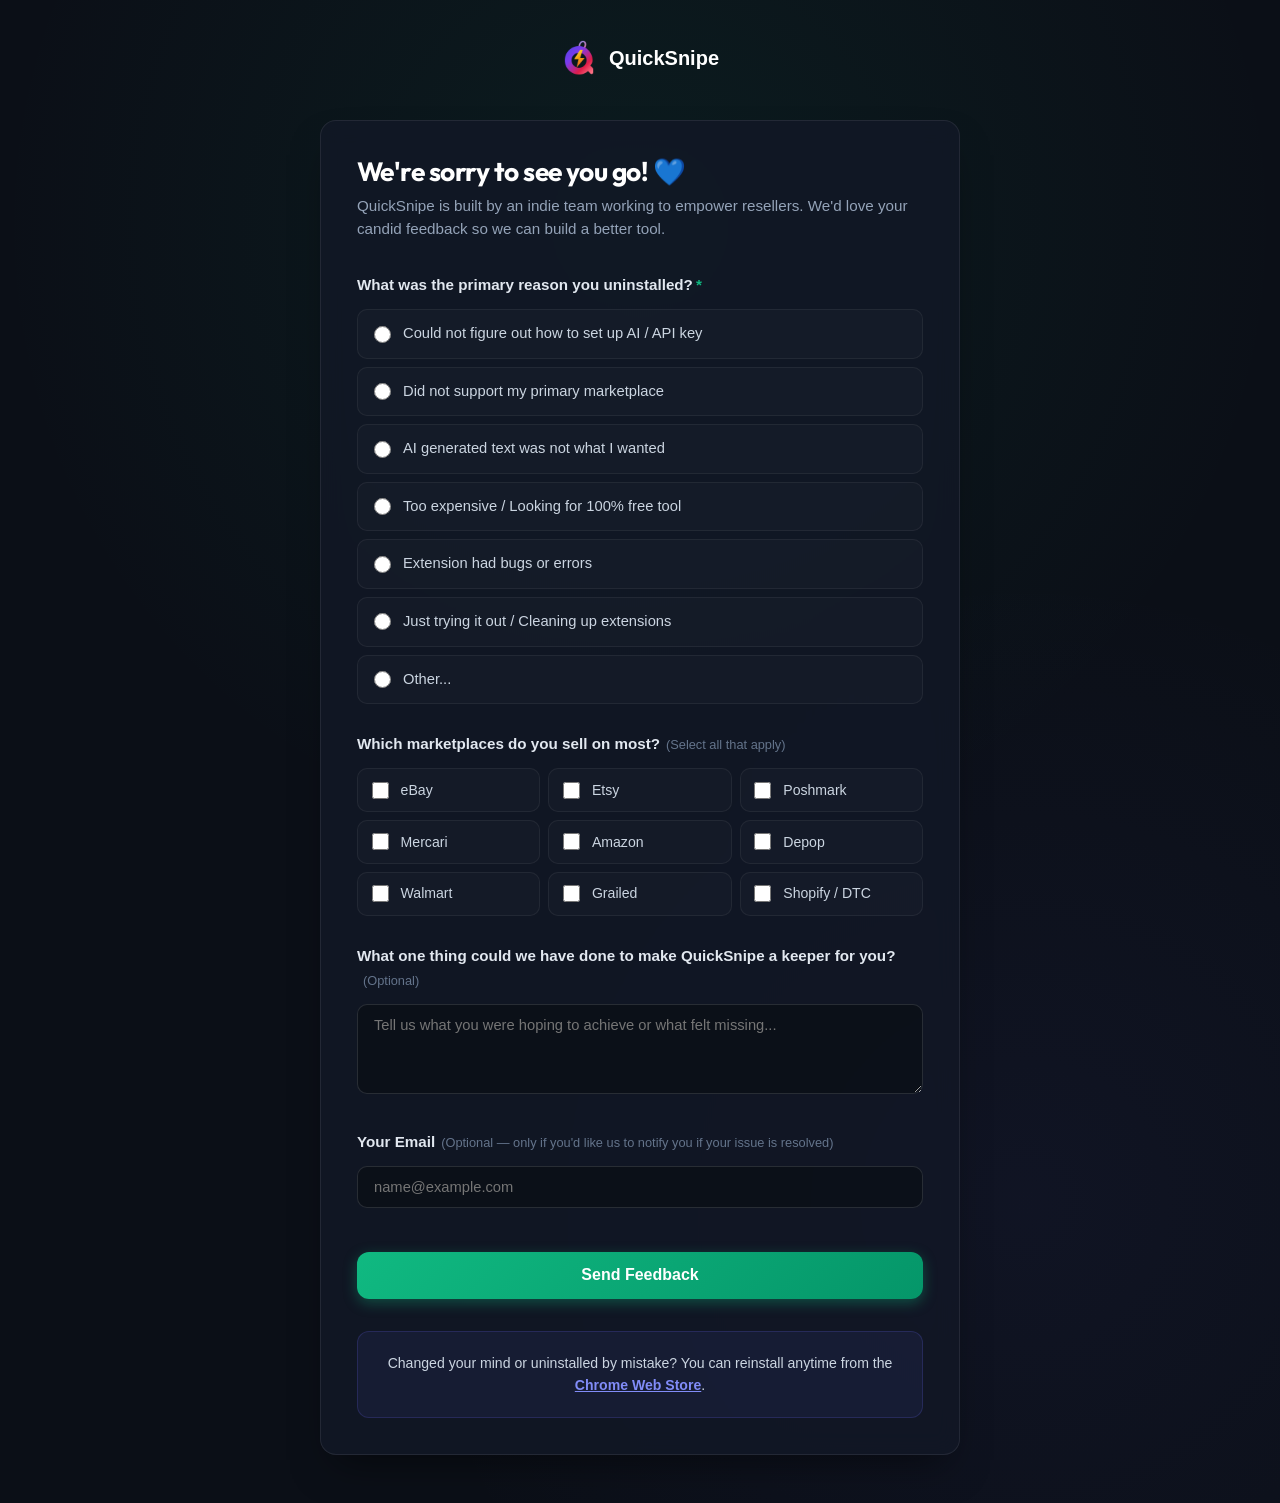
<file: docs/farewell.html>
<!DOCTYPE html>
<html lang="en" data-theme="dark">
<head>
  <meta charset="UTF-8">
  <meta name="viewport" content="width=device-width, initial-scale=1.0">
  <title>QuickSnipe — Farewell & Feedback</title>
  <meta name="description" content="Help QuickSnipe improve. Let us know how we can make our reseller assistant better.">
  <meta name="robots" content="noindex, nofollow">
  <link rel="icon" type="image/png" sizes="16x16" href="assets/icon-16.png">
  <link rel="icon" type="image/png" sizes="48x48" href="assets/icon-48.png">
  <link rel="icon" type="image/png" sizes="128x128" href="assets/icon-128.png">
  <link rel="stylesheet" href="styles.css">
  <style>
    body {
      min-height: 100vh;
      display: flex;
      flex-direction: column;
      background: radial-gradient(circle at 50% 15%, rgba(16, 185, 129, 0.08), transparent 45%),
                  radial-gradient(circle at 80% 80%, rgba(99, 102, 241, 0.06), transparent 40%),
                  var(--color-bg, #0b0f17);
      color: var(--color-text, #f1f5f9);
      font-family: -apple-system, BlinkMacSystemFont, "Segoe UI", Roboto, "Helvetica Neue", Arial, sans-serif;
      margin: 0;
      padding: 0;
    }

    .farewell-header {
      padding: 2.5rem 1.5rem 1.5rem;
      text-align: center;
    }

    .farewell-logo {
      display: inline-flex;
      align-items: center;
      gap: 0.75rem;
      font-size: 1.25rem;
      font-weight: 700;
      color: #fff;
      text-decoration: none;
      margin-bottom: 1.25rem;
    }

    .farewell-logo img {
      width: 36px;
      height: 36px;
      border-radius: 8px;
    }

    .farewell-container {
      max-width: 680px;
      margin: 0 auto 3rem;
      padding: 0 1.25rem;
      width: 100%;
      box-sizing: border-box;
    }

    .farewell-card {
      background: rgba(18, 24, 38, 0.85);
      border: 1px solid rgba(255, 255, 255, 0.08);
      border-radius: 16px;
      padding: 2.25rem;
      backdrop-filter: blur(12px);
      box-shadow: 0 20px 40px -15px rgba(0, 0, 0, 0.5);
    }

    .farewell-title {
      font-size: 1.65rem;
      font-weight: 700;
      margin: 0 0 0.5rem;
      color: #fff;
      letter-spacing: -0.02em;
    }

    .farewell-subtitle {
      font-size: 0.95rem;
      color: #94a3b8;
      line-height: 1.5;
      margin: 0 0 2rem;
    }

    .form-group {
      margin-bottom: 1.75rem;
    }

    .form-label {
      display: block;
      font-weight: 600;
      font-size: 0.95rem;
      margin-bottom: 0.75rem;
      color: #e2e8f0;
    }

    .form-label span.req {
      color: #10b981;
      margin-left: 3px;
    }

    .form-label span.opt {
      font-size: 0.8rem;
      font-weight: 400;
      color: #64748b;
      margin-left: 6px;
    }

    .options-grid {
      display: grid;
      gap: 0.5rem;
    }

    .option-item {
      display: flex;
      align-items: center;
      gap: 0.75rem;
      padding: 0.75rem 1rem;
      background: rgba(255, 255, 255, 0.02);
      border: 1px solid rgba(255, 255, 255, 0.06);
      border-radius: 10px;
      cursor: pointer;
      transition: all 0.15s ease;
      user-select: none;
      font-size: 0.92rem;
      color: #cbd5e1;
    }

    .option-item:hover {
      background: rgba(16, 185, 129, 0.08);
      border-color: rgba(16, 185, 129, 0.3);
      color: #fff;
    }

    .option-item input[type="radio"],
    .option-item input[type="checkbox"] {
      accent-color: #10b981;
      width: 17px;
      height: 17px;
      margin: 0;
      cursor: pointer;
    }

    .checkboxes-grid {
      display: grid;
      grid-template-columns: repeat(auto-fill, minmax(140px, 1fr));
      gap: 0.5rem;
    }

    .checkboxes-grid .option-item {
      padding: 0.6rem 0.85rem;
      font-size: 0.88rem;
    }

    .other-input-wrap {
      margin-top: 0.5rem;
      display: none;
    }

    .text-input,
    .textarea-input {
      width: 100%;
      background: rgba(11, 15, 23, 0.8);
      border: 1px solid rgba(255, 255, 255, 0.12);
      border-radius: 10px;
      padding: 0.75rem 1rem;
      color: #fff;
      font-size: 0.92rem;
      font-family: inherit;
      box-sizing: border-box;
      outline: none;
      transition: border-color 0.15s;
    }

    .text-input:focus,
    .textarea-input:focus {
      border-color: #10b981;
      box-shadow: 0 0 0 3px rgba(16, 185, 129, 0.15);
    }

    .textarea-input {
      min-height: 90px;
      resize: vertical;
    }

    .btn-submit {
      width: 100%;
      background: linear-gradient(135deg, #10b981, #059669);
      color: #fff;
      border: none;
      border-radius: 12px;
      padding: 0.9rem;
      font-size: 1rem;
      font-weight: 600;
      cursor: pointer;
      transition: all 0.18s ease;
      box-shadow: 0 4px 14px rgba(16, 185, 129, 0.35);
      margin-top: 1rem;
    }

    .btn-submit:hover {
      background: linear-gradient(135deg, #059669, #047857);
      transform: translateY(-1px);
      box-shadow: 0 6px 18px rgba(16, 185, 129, 0.45);
    }

    .btn-submit:disabled {
      opacity: 0.6;
      cursor: not-allowed;
      transform: none;
    }

    .reinstall-box {
      margin-top: 2rem;
      padding: 1.25rem;
      border-radius: 12px;
      background: rgba(99, 102, 241, 0.08);
      border: 1px solid rgba(99, 102, 241, 0.2);
      text-align: center;
      font-size: 0.88rem;
      color: #cbd5e1;
    }

    .reinstall-box a {
      color: #818cf8;
      font-weight: 600;
      text-decoration: underline;
    }

    /* Thank-you card state */
    .thank-you-card {
      display: none;
      text-align: center;
      padding: 3rem 1.5rem;
    }

    .thank-you-card h2 {
      font-size: 1.75rem;
      color: #fff;
      margin: 1rem 0 0.5rem;
    }

    .thank-you-card p {
      color: #94a3b8;
      max-width: 460px;
      margin: 0 auto 1.5rem;
      line-height: 1.6;
    }

    .thank-you-icon {
      font-size: 3rem;
    }

    @media (max-width: 600px) {
      .farewell-card {
        padding: 1.5rem;
      }
      .checkboxes-grid {
        grid-template-columns: 1fr 1fr;
      }
    }
  </style>
</head>
<body>

  <header class="farewell-header">
    <a href="index.html" class="farewell-logo">
      <img src="assets/icon-48.png" alt="QuickSnipe">
      <span>QuickSnipe</span>
    </a>
  </header>

  <main class="farewell-container">
    <div class="farewell-card">

      <!-- Form Container -->
      <form id="farewell-form">
        <h1 class="farewell-title">We're sorry to see you go! 💙</h1>
        <p class="farewell-subtitle">
          QuickSnipe is built by an indie team working to empower resellers. We'd love your candid feedback so we can build a better tool.
        </p>

        <!-- Q1: Primary Reason -->
        <div class="form-group">
          <label class="form-label">What was the primary reason you uninstalled?<span class="req">*</span></label>
          <div class="options-grid">
            <label class="option-item">
              <input type="radio" name="reason" value="Could not figure out how to set up AI / API key" required>
              <span>Could not figure out how to set up AI / API key</span>
            </label>
            <label class="option-item">
              <input type="radio" name="reason" value="Did not support my primary marketplace">
              <span>Did not support my primary marketplace</span>
            </label>
            <label class="option-item">
              <input type="radio" name="reason" value="AI generated text was not what I wanted">
              <span>AI generated text was not what I wanted</span>
            </label>
            <label class="option-item">
              <input type="radio" name="reason" value="Too expensive / Looking for 100% free tool">
              <span>Too expensive / Looking for 100% free tool</span>
            </label>
            <label class="option-item">
              <input type="radio" name="reason" value="Extension had bugs or errors">
              <span>Extension had bugs or errors</span>
            </label>
            <label class="option-item">
              <input type="radio" name="reason" value="Just trying it out / Cleaning up extensions">
              <span>Just trying it out / Cleaning up extensions</span>
            </label>
            <label class="option-item">
              <input type="radio" name="reason" value="__other__">
              <span>Other...</span>
            </label>
          </div>
          <div id="reason-other-wrap" class="other-input-wrap">
            <input type="text" id="reason-other-text" class="text-input" placeholder="Please specify...">
          </div>
        </div>

        <!-- Q2: Marketplaces Used -->
        <div class="form-group">
          <label class="form-label">Which marketplaces do you sell on most?<span class="opt">(Select all that apply)</span></label>
          <div class="checkboxes-grid">
            <label class="option-item">
              <input type="checkbox" name="marketplace" value="eBay">
              <span>eBay</span>
            </label>
            <label class="option-item">
              <input type="checkbox" name="marketplace" value="Etsy">
              <span>Etsy</span>
            </label>
            <label class="option-item">
              <input type="checkbox" name="marketplace" value="Poshmark">
              <span>Poshmark</span>
            </label>
            <label class="option-item">
              <input type="checkbox" name="marketplace" value="Mercari">
              <span>Mercari</span>
            </label>
            <label class="option-item">
              <input type="checkbox" name="marketplace" value="Amazon">
              <span>Amazon</span>
            </label>
            <label class="option-item">
              <input type="checkbox" name="marketplace" value="Depop">
              <span>Depop</span>
            </label>
            <label class="option-item">
              <input type="checkbox" name="marketplace" value="Walmart">
              <span>Walmart</span>
            </label>
            <label class="option-item">
              <input type="checkbox" name="marketplace" value="Grailed">
              <span>Grailed</span>
            </label>
            <label class="option-item">
              <input type="checkbox" name="marketplace" value="Shopify / Custom Website">
              <span>Shopify / DTC</span>
            </label>
          </div>
        </div>

        <!-- Q3: Improvement Feedback -->
        <div class="form-group">
          <label class="form-label" for="txt-better">What one thing could we have done to make QuickSnipe a keeper for you?<span class="opt">(Optional)</span></label>
          <textarea id="txt-better" class="textarea-input" placeholder="Tell us what you were hoping to achieve or what felt missing..."></textarea>
        </div>

        <!-- Q4: Optional Email -->
        <div class="form-group">
          <label class="form-label" for="txt-email">Your Email<span class="opt">(Optional — only if you'd like us to notify you if your issue is resolved)</span></label>
          <input type="email" id="txt-email" class="text-input" placeholder="name@example.com">
        </div>

        <!-- Submit Button -->
        <button type="submit" id="btn-submit-farewell" class="btn-submit">
          Send Feedback
        </button>
      </form>

      <!-- Thank You Card (Shown upon submit) -->
      <div id="thank-you-view" class="thank-you-card">
        <div class="thank-you-icon">💙</div>
        <h2>Thank You for Your Feedback!</h2>
        <p>
          Your response goes straight to our dev notes. We'll use your suggestions to make QuickSnipe better for the reseller community.
        </p>
      </div>

      <div class="reinstall-box">
        Changed your mind or uninstalled by mistake? You can reinstall anytime from the <a href="https://chromewebstore.google.com/detail/quicksnipe-ai-listing-res/aignalgmmlmnmofabamcdngdopabgkaa" target="_blank" rel="noopener noreferrer">Chrome Web Store</a>.
      </div>

    </div>
  </main>

  <script>
    (function () {
      const form = document.getElementById('farewell-form');
      const thankYouView = document.getElementById('thank-you-view');
      const submitBtn = document.getElementById('btn-submit-farewell');
      const reasonRadios = document.querySelectorAll('input[name="reason"]');
      const reasonOtherWrap = document.getElementById('reason-other-wrap');
      const reasonOtherText = document.getElementById('reason-other-text');

      // Toggle write-in other reason input
      reasonRadios.forEach(radio => {
        radio.addEventListener('change', () => {
          if (radio.value === '__other__' && radio.checked) {
            reasonOtherWrap.style.display = 'block';
            reasonOtherText.focus();
          } else {
            reasonOtherWrap.style.display = 'none';
          }
        });
      });

      // Extract version dynamically passed from extension URL query string (?v=...)
      const urlParams = new URLSearchParams(window.location.search);
      const appVersion = urlParams.get('v') || 'unknown';

      // Verified Google Form Endpoint & Entry IDs
      const GOOGLE_FORM_ACTION = 'https://docs.google.com/forms/d/e/1FAIpQLSeFasUfU0-HS2rmVHf-L8EJxTq6OKQwhR-iF8NFrdYK3VLyfg/formResponse';
      const ENTRIES = {
        reason: 'entry.704843628',
        reasonOther: 'entry.704843628.other_option_response',
        marketplaces: 'entry.675163865',
        whatBetter: 'entry.217796439',
        version: 'entry.930384413',
        email: 'entry.1102813028',
      };

      form.addEventListener('submit', async function (e) {
        e.preventDefault();

        // 1. Gather Selected Reason
        let selectedReason = '';
        const checkedRadio = document.querySelector('input[name="reason"]:checked');
        if (!checkedRadio) return;

        let isOtherReason = false;
        if (checkedRadio.value === '__other__') {
          isOtherReason = true;
          selectedReason = reasonOtherText.value.trim() || 'Other';
        } else {
          selectedReason = checkedRadio.value;
        }

        // 2. Gather Selected Marketplaces
        const checkedMarkets = Array.from(document.querySelectorAll('input[name="marketplace"]:checked'))
          .map(cb => cb.value);

        // 3. Other fields
        const whatBetter = document.getElementById('txt-better').value.trim();
        const email = document.getElementById('txt-email').value.trim();

        submitBtn.disabled = true;
        submitBtn.textContent = 'Sending feedback...';

        try {
          const bodyParams = new URLSearchParams();

          // Reason field mapping
          if (isOtherReason) {
            bodyParams.append(ENTRIES.reason, '__other_option__');
            bodyParams.append(ENTRIES.reasonOther, selectedReason);
          } else {
            bodyParams.append(ENTRIES.reason, selectedReason);
          }

          // Marketplaces checkboxes (Google Forms accepts multiple values with same entry ID)
          if (checkedMarkets.length > 0) {
            checkedMarkets.forEach(m => bodyParams.append(ENTRIES.marketplaces, m));
          } else {
            bodyParams.append(ENTRIES.marketplaces, 'None specified');
          }

          if (whatBetter) bodyParams.append(ENTRIES.whatBetter, whatBetter);
          bodyParams.append(ENTRIES.version, appVersion);
          if (email) bodyParams.append(ENTRIES.email, email);

          // Dispatch in no-cors mode to Google Forms backend
          await fetch(GOOGLE_FORM_ACTION, {
            method: 'POST',
            mode: 'no-cors',
            headers: { 'Content-Type': 'application/x-www-form-urlencoded' },
            body: bodyParams.toString(),
          });
        } catch (err) {
          console.warn('[QuickSnipe] Farewell submission notice:', err);
        }

        // Transition smoothly to thank-you view
        form.style.display = 'none';
        thankYouView.style.display = 'block';
      });
    })();
  </script>
</body>
</html>
</file>
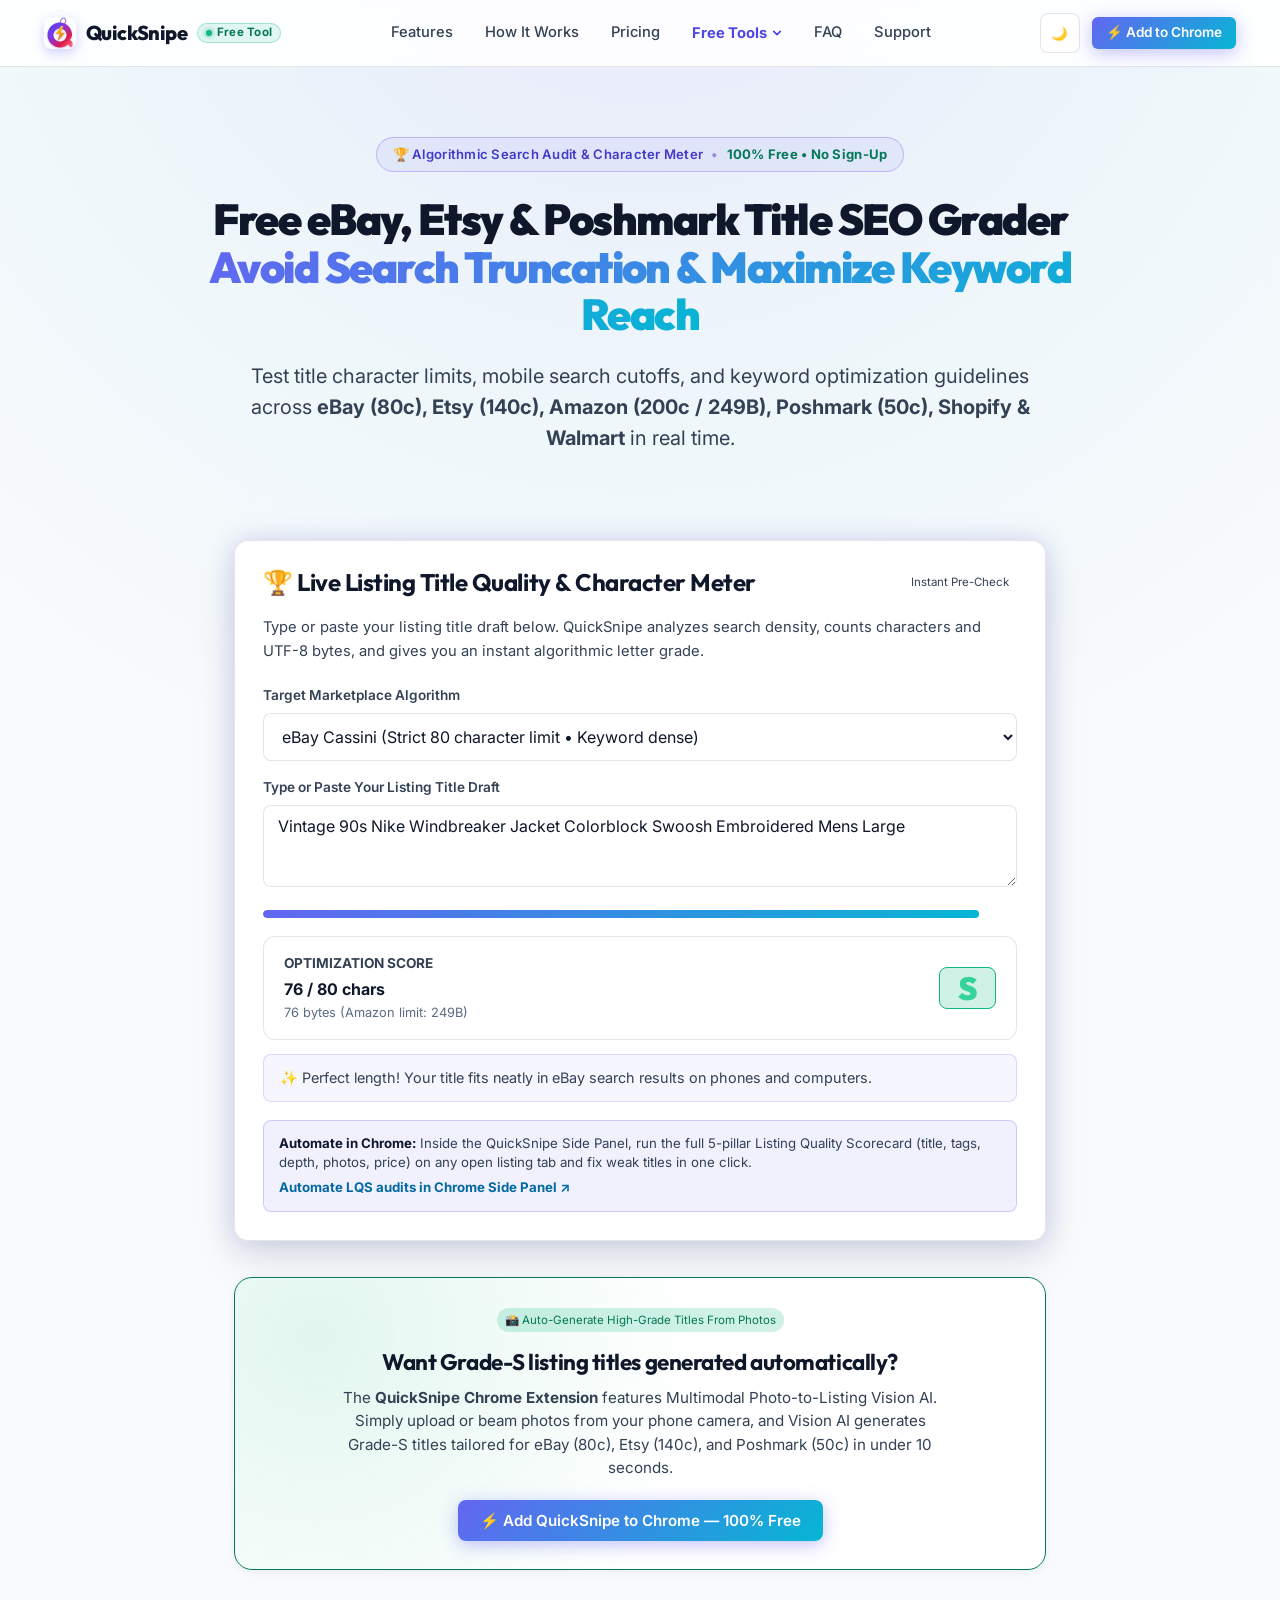
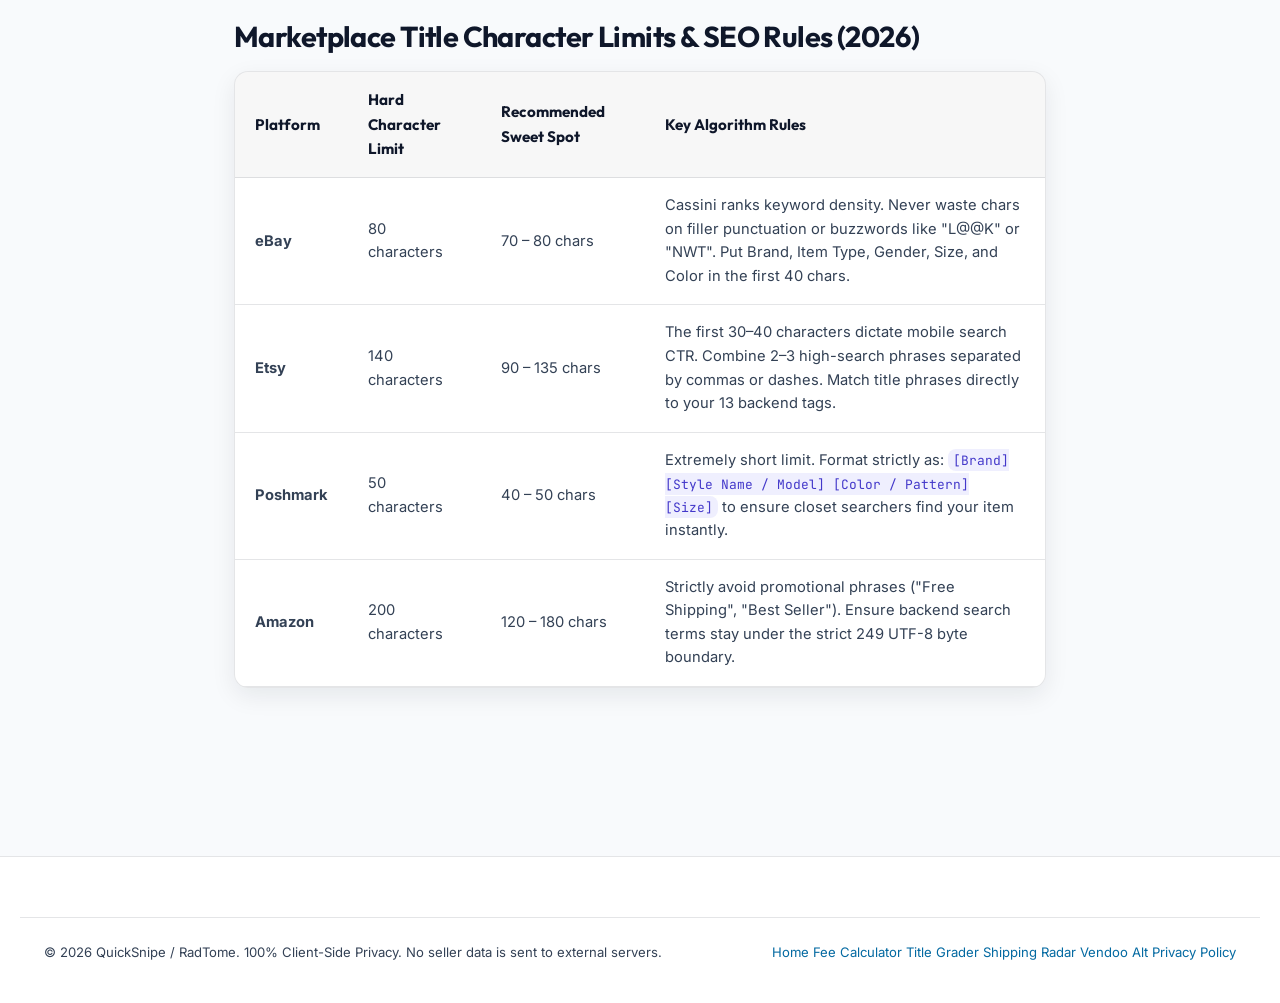
<file: docs/listing-title-grader.html>
<!DOCTYPE html>
<html lang="en" data-theme="dark">

<head>
  <meta charset="UTF-8">
  <meta name="viewport" content="width=device-width, initial-scale=1.0">

  <!-- Primary Meta Tags -->
  <title>Free eBay &amp; Etsy Title SEO Grader &amp; Optimizer | QuickSnipe</title>
  <meta name="title" content="Free eBay &amp; Etsy Title SEO Grader &amp; Optimizer | QuickSnipe">
  <meta name="description"
    content="Grade listing titles against Etsy, eBay, Amazon &amp; Poshmark search limits in real time. Avoid mobile search cutoffs &amp; optimize character counts for free.">
  <meta name="keywords"
    content="free ebay etsy title seo grader, ebay 80 character title optimizer, etsy 140 character title limit, poshmark title length, amazon title checker, listing quality scorecard, reseller title generator free, ebay cassini seo">
  <meta name="robots" content="index, follow">
  <meta name="author" content="RadTome / QuickSnipe">
  <link rel="canonical" href="https://radtome.github.io/QuickSnipe-support/listing-title-grader.html">

  <!-- Favicon & Touch Icons -->
  <link rel="icon" type="image/png" sizes="16x16" href="assets/icon-16.png">
  <link rel="icon" type="image/png" sizes="48x48" href="assets/icon-48.png">
  <link rel="icon" type="image/png" sizes="128x128" href="assets/icon-128.png">
  <link rel="apple-touch-icon" href="assets/icon-128.png">

  <!-- Open Graph / Facebook -->
  <meta property="og:type" content="website">
  <meta property="og:url" content="https://radtome.github.io/QuickSnipe-support/listing-title-grader.html">
  <meta property="og:title" content="Free eBay &amp; Etsy Title SEO Grader &amp; Optimizer | QuickSnipe">
  <meta property="og:description"
    content="Grade listing titles against Etsy, eBay, Amazon &amp; Poshmark search limits in real time. Avoid mobile search cutoffs &amp; optimize character counts for free.">
  <meta property="og:image" content="https://radtome.github.io/QuickSnipe-support/assets/github-social-preview.png">

  <!-- Twitter -->
  <meta property="twitter:card" content="summary_large_image">
  <meta property="twitter:url" content="https://radtome.github.io/QuickSnipe-support/listing-title-grader.html">
  <meta property="twitter:title" content="Free eBay &amp; Etsy Title SEO Grader &amp; Optimizer | QuickSnipe">
  <meta property="twitter:description"
    content="Grade listing titles against Etsy, eBay, Amazon &amp; Poshmark search limits in real time. Avoid mobile search cutoffs &amp; optimize character counts for free.">
  <meta property="twitter:image" content="https://radtome.github.io/QuickSnipe-support/assets/github-social-preview.png">

  <!-- Stylesheet -->
  <link rel="stylesheet" href="styles.css">

  <!-- Schema.org JSON-LD -->
  <script type="application/ld+json">
  {
    "@context": "https://schema.org",
    "@graph": [
      {
        "@type": "WebApplication",
        "name": "QuickSnipe Listing Quality & Title SEO Grader",
        "url": "https://radtome.github.io/QuickSnipe-support/listing-title-grader.html",
        "applicationCategory": "BusinessApplication",
        "operatingSystem": "All",
        "offers": {
          "@type": "Offer",
          "price": "0",
          "priceCurrency": "USD"
        },
        "aggregateRating": {
          "@type": "AggregateRating",
          "ratingValue": "5.0",
          "ratingCount": "1",
          "bestRating": "5"
        },
        "description": "Free real-time listing title auditor and character limit grader for eBay, Etsy, Amazon, Poshmark, Shopify, and Walmart."
      },
      {
        "@type": "BreadcrumbList",
        "itemListElement": [
          {
            "@type": "ListItem",
            "position": 1,
            "name": "Home",
            "item": "https://radtome.github.io/QuickSnipe-support/"
          },
          {
            "@type": "ListItem",
            "position": 2,
            "name": "Listing Title SEO Grader",
            "item": "https://radtome.github.io/QuickSnipe-support/listing-title-grader.html"
          }
        ]
      }
    ]
  }
  </script>
</head>

<body>

  <!-- Accessible Skip Link -->
  <a href="#main-content" class="skip-link">Skip to main content</a>

  <!-- Sticky Glass Navigation -->
  <header class="site-header">
    <div class="container header-inner">
      <div class="header-brand-group">
        <a href="index.html" class="brand-link" aria-label="QuickSnipe Home">
          <img src="assets/icon.png" alt="QuickSnipe Icon" class="brand-icon" width="32" height="32">
          <span class="brand-title">QuickSnipe</span>
        </a>
        <span class="badge-version"><span class="status-dot" aria-hidden="true"></span>Free Tool</span>
      </div>

      <nav aria-label="Main Navigation">
        <ul class="nav-links">
          <li><a href="index.html#features" class="nav-link">Features</a></li>
          <li><a href="index.html#how-it-works" class="nav-link">How It Works</a></li><li><a href="index.html#pricing" class="nav-link">Pricing</a></li>
          <li class="nav-item-dropdown">
            <button type="button" class="nav-dropdown-btn" aria-expanded="false" aria-haspopup="true" aria-controls="tools-dropdown-menu" style="color: var(--accent-primary); font-weight: 700;">
              <span>Free Tools</span>
              <svg class="dropdown-arrow" width="10" height="10" viewBox="0 0 12 12" fill="none" stroke="currentColor" stroke-width="2" stroke-linecap="round" stroke-linejoin="round" aria-hidden="true">
                <polyline points="2 4 6 8 10 4"></polyline>
              </svg>
            </button>
            <ul id="tools-dropdown-menu" class="dropdown-menu" role="menu">
              <li role="none">
                <a role="menuitem" href="marketplace-fee-calculator.html" class="dropdown-item">
                  <span class="dropdown-icon" aria-hidden="true">🧮</span>
                  <div class="dropdown-content">
                    <span class="dropdown-title">Fee Calculator</span>
                    <span class="dropdown-desc">Net profit &amp; breakeven for 9 platforms</span>
                  </div>
                </a>
              </li>
              <li role="none">
                <a role="menuitem" href="listing-title-grader.html" class="dropdown-item active" aria-current="page">
                  <span class="dropdown-icon" aria-hidden="true">⚡</span>
                  <div class="dropdown-content">
                    <span class="dropdown-title">Title Grader</span>
                    <span class="dropdown-desc">Amazon 249-byte &amp; SEO character meter</span>
                  </div>
                </a>
              </li>
              <li role="none">
                <a role="menuitem" href="shipping-weight-calculator.html" class="dropdown-item">
                  <span class="dropdown-icon" aria-hidden="true">⚖️</span>
                  <div class="dropdown-content">
                    <span class="dropdown-title">Shipping Radar</span>
                    <span class="dropdown-desc">USPS 16 oz Ground Advantage cliff alerts</span>
                  </div>
                </a>
              </li>
              <li role="none">
                <a role="menuitem" href="vendoo-alternative-byok.html" class="dropdown-item">
                  <span class="dropdown-icon" aria-hidden="true">🔄</span>
                  <div class="dropdown-content">
                    <span class="dropdown-title">Vendoo Alternative</span>
                    <span class="dropdown-desc">Stop paying monthly to cross-list</span>
                  </div>
                </a>
              </li>
            </ul>
          </li>
          <li><a href="index.html#faq" class="nav-link">FAQ</a></li>
          <li><a href="index.html#support" class="nav-link">Support</a></li>
        </ul>
      </nav>

      <div class="header-actions">
        <button id="theme-toggle-btn" class="btn-theme-toggle" aria-label="Toggle display theme">🌙</button>
        <a href="https://chromewebstore.google.com/detail/quicksnipe-ai-listing-res/aignalgmmlmnmofabamcdngdopabgkaa"
          target="_blank" rel="noopener noreferrer" class="btn btn-primary btn-sm">
          <span>⚡ Add to Chrome</span>
        </a>
        <button id="mobile-menu-btn" class="mobile-toggle" aria-label="Open navigation menu" aria-expanded="false" aria-controls="mobile-nav-drawer">
          <svg width="20" height="20" viewBox="0 0 24 24" fill="none" stroke="currentColor" stroke-width="2.2" stroke-linecap="round" stroke-linejoin="round" aria-hidden="true">
            <line x1="3" y1="6" x2="21" y2="6"></line>
            <line x1="3" y1="12" x2="21" y2="12"></line>
            <line x1="3" y1="18" x2="21" y2="18"></line>
          </svg>
        </button>
      </div>
    </div>
  </header>

  <!-- Accessible Mobile Navigation Drawer -->
  <div id="mobile-nav-drawer" class="mobile-nav-drawer" role="dialog" aria-modal="true" aria-label="Mobile Navigation" hidden>
    <div class="mobile-nav-backdrop" id="mobile-nav-backdrop"></div>
    <div class="mobile-nav-panel">
      <div class="mobile-nav-header">
        <a href="index.html" class="brand-link">
          <img src="assets/icon.png" alt="QuickSnipe Icon" class="brand-icon" width="28" height="28">
          <span class="brand-title">QuickSnipe</span>
        </a>
        <button id="mobile-menu-close" class="btn-close-mobile" aria-label="Close navigation menu">✕</button>
      </div>
      <nav class="mobile-nav-body">
        <div class="mobile-nav-section">
          <span class="mobile-section-label">Core Reseller Suite</span>
          <ul class="mobile-links-list">
            <li><a href="index.html#features" class="mobile-link">✨ Features</a></li><li><a href="index.html#how-it-works" class="mobile-link">🪄 How It Works</a></li><li><a href="index.html#pricing" class="mobile-link">💳 Pricing</a></li>
            <li><a href="index.html#cross-lister" class="mobile-link">⚡ 1-Click Omnichannel Cross-Lister</a></li>
            <li><a href="index.html#flip-crm" class="mobile-link">📊 Local-First Flip CRM</a></li>
            <li><a href="index.html#transfer-photos-phone-to-pc" class="mobile-link">📱 Snap Phone-to-PC (QR)</a></li>
          </ul>
        </div>
        <div class="mobile-nav-section">
          <span class="mobile-section-label">Free Web Calculators</span>
          <ul class="mobile-links-list">
            <li><a href="marketplace-fee-calculator.html" class="mobile-link">🧮 9-Platform Fee &amp; Profit Calculator</a></li>
            <li><a href="listing-title-grader.html" class="mobile-link active" aria-current="page">⚡ Listing Title Grader &amp; Byte Meter</a></li>
            <li><a href="shipping-weight-calculator.html" class="mobile-link">⚖️ USPS 16 oz Shipping Trap Radar</a></li>
            <li><a href="vendoo-alternative-byok.html" class="mobile-link">🔄 QuickSnipe vs. Vendoo</a></li>
          </ul>
        </div>
        <div class="mobile-nav-section">
          <span class="mobile-section-label">Support &amp; Community</span>
          <ul class="mobile-links-list">
            <li><a href="index.html#support" class="mobile-link">🛠️ Support &amp; Setup Hub</a></li>
            <li><a href="index.html#faq" class="mobile-link">❓ Frequently Asked Questions</a></li>
            <li><a href="https://github.com/RadTome/QuickSnipe-support" target="_blank" rel="noopener noreferrer" class="mobile-link">🐙 GitHub Repository ↗</a></li>
          </ul>
        </div>
        <div class="mobile-nav-cta">
          <a href="https://chromewebstore.google.com/detail/quicksnipe-ai-listing-res/aignalgmmlmnmofabamcdngdopabgkaa"
            target="_blank" rel="noopener noreferrer" class="btn btn-primary btn-block">
            <span>⚡ Add to Chrome — It's Free</span>
          </a>
        </div>
      </nav>
    </div>
  </div>

  <!-- Hero Section -->
  <section class="hero" id="main-content" style="padding-bottom: 40px;">
    <div class="container">
      <div class="hero-pill">
        <span>🏆 Algorithmic Search Audit & Character Meter</span>
        <span style="opacity: 0.5;">•</span>
        <span style="color: var(--accent-emerald); font-weight: 700;">100% Free • No Sign-Up</span>
      </div>

      <h1 class="hero-title" style="font-size: 2.7rem;">
        Free eBay, Etsy &amp; Poshmark Title SEO Grader<br>
        <span class="text-gradient">Avoid Search Truncation &amp; Maximize Keyword Reach</span>
      </h1>

      <p class="hero-subtitle">
        Test title character limits, mobile search cutoffs, and keyword optimization guidelines across <strong>eBay (80c), Etsy (140c), Amazon (200c / 249B), Poshmark (50c), Shopify &amp; Walmart</strong> in real time.
      </p>
    </div>
  </section>

  <!-- Interactive Grader Section -->
  <section class="section-padding" style="padding-top: 10px;">
    <div class="container" style="max-width: 860px;">
      <div class="sandbox-box" style="box-shadow: var(--shadow-lg), var(--shadow-glow);">
        <div class="sandbox-header">
          <h2 class="sandbox-title" style="font-size: 1.5rem;">🏆 Live Listing Title Quality &amp; Character Meter</h2>
          <span class="badge-tag">Instant Pre-Check</span>
        </div>
        <p style="font-size: 0.92rem; color: var(--text-muted); margin-bottom: 22px;">
          Type or paste your listing title draft below. QuickSnipe analyzes search density, counts characters and UTF-8 bytes, and gives you an instant algorithmic letter grade.
        </p>

        <div class="form-group">
          <label class="form-label" for="lqs-platform-select">Target Marketplace Algorithm</label>
          <select id="lqs-platform-select" class="form-select" style="font-size: 1rem; padding: 12px 14px;">
            <option value="ebay" selected>eBay Cassini (Strict 80 character limit • Keyword dense)</option>
            <option value="etsy">Etsy Search (140 character limit • Ideal 80 to 135 chars)</option>
            <option value="poshmark">Poshmark Closet (50 character limit • Brand + Style focus)</option>
            <option value="amazon">Amazon A9/A10 (200 character limit • 249-byte search backend)</option>
            <option value="shopify">Shopify DTC (100 character recommended • Clear benefit)</option>
            <option value="walmart">Walmart Marketplace (178 character category taxonomy)</option>
          </select>
        </div>

        <div class="form-group">
          <label class="form-label" for="lqs-title-input">Type or Paste Your Listing Title Draft</label>
          <textarea id="lqs-title-input" class="form-textarea" rows="3" style="font-size: 1rem;"
            placeholder="Vintage 90s Nike Windbreaker Jacket Colorblock Swoosh Embroidered Mens Large...">Vintage 90s Nike Windbreaker Jacket Colorblock Swoosh Embroidered Mens Large</textarea>
        </div>

        <div class="meter-bar-container">
          <div id="lqs-meter-fill" class="meter-bar-fill"></div>
        </div>

        <div class="lqs-score-display" style="margin-top: 18px; padding: 16px 20px; background: rgba(255, 255, 255, 0.03); border-radius: 12px; border: 1px solid var(--border-subtle); display: flex; justify-content: space-between; align-items: center;">
          <div>
            <div style="font-size: 0.85rem; font-weight: 700; color: var(--text-muted); text-transform: uppercase;">Optimization Score</div>
            <div id="lqs-char-count" style="font-size: 1rem; font-weight: 700; color: var(--text-main); margin-top: 2px;">72 / 80 chars</div>
            <div id="lqs-byte-count" style="font-size: 0.8rem; color: var(--text-dim);">72 bytes (Amazon limit: 249B)</div>
          </div>
          <div id="lqs-grade-badge" class="lqs-grade-badge grade-s">S</div>
        </div>

        <div id="lqs-advice-text"
          style="font-size: 0.9rem; color: var(--text-muted); margin-top: 14px; line-height: 1.5; padding: 12px 16px; background: rgba(99, 102, 241, 0.06); border-radius: 8px; border: 1px solid rgba(99, 102, 241, 0.2);">
          ✨ Exceptional length optimization. Fits cleanly within search results without cutoffs or wasted space.
        </div>

        <div class="calc-ext-bridge">
          <span><strong>Automate in Chrome:</strong> Inside the QuickSnipe Side Panel, run the full 5-pillar Listing Quality Scorecard (title, tags, depth, photos, price) on any open listing tab and fix weak titles in one click.</span>
          <a href="https://chromewebstore.google.com/detail/quicksnipe-ai-listing-res/aignalgmmlmnmofabamcdngdopabgkaa" target="_blank" rel="noopener noreferrer">Automate LQS audits in Chrome Side Panel ↗</a>
        </div>
      </div>

      <!-- Feature Callout Banner -->
      <div class="glass-card" style="margin-top: 36px; padding: 28px; border-radius: 18px; border: 1px solid var(--accent-emerald); background: radial-gradient(circle at 10% 20%, rgba(16, 185, 129, 0.12), transparent 50%), var(--bg-card); text-align: center;">
        <span class="badge-tag" style="background: rgba(16, 185, 129, 0.2); color: var(--accent-emerald); border-color: var(--accent-emerald); margin-bottom: 12px; display: inline-block;">
          📸 Auto-Generate High-Grade Titles From Photos
        </span>
        <h3 style="font-size: 1.4rem; color: var(--text-main); margin: 6px 0 10px;">
          Want Grade-S listing titles generated automatically?
        </h3>
        <p style="font-size: 0.95rem; color: var(--text-muted); max-width: 620px; margin: 0 auto 20px; line-height: 1.55;">
          The <strong>QuickSnipe Chrome Extension</strong> features Multimodal Photo-to-Listing Vision AI. Simply upload or beam photos from your phone camera, and Vision AI generates Grade-S titles tailored for eBay (80c), Etsy (140c), and Poshmark (50c) in under 10 seconds.
        </p>
        <a href="https://chromewebstore.google.com/detail/quicksnipe-ai-listing-res/aignalgmmlmnmofabamcdngdopabgkaa"
          target="_blank" rel="noopener noreferrer" class="btn btn-primary btn-md">
          <span>⚡ Add QuickSnipe to Chrome — 100% Free</span>
        </a>
      </div>

      <!-- Platform Limit Breakdown Guide -->
      <div style="margin-top: 50px;">
        <h2 style="font-size: 1.8rem; color: var(--text-main); margin-bottom: 18px;">
          Marketplace Title Character Limits &amp; SEO Rules (2026)
        </h2>
        <div class="comparison-table-wrapper">
          <table class="comparison-table">
            <thead>
              <tr>
                <th>Platform</th>
                <th>Hard Character Limit</th>
                <th>Recommended Sweet Spot</th>
                <th>Key Algorithm Rules</th>
              </tr>
            </thead>
            <tbody>
              <tr>
                <td><strong>eBay</strong></td>
                <td>80 characters</td>
                <td>70 – 80 chars</td>
                <td>Cassini ranks keyword density. Never waste chars on filler punctuation or buzzwords like "L@@K" or "NWT". Put Brand, Item Type, Gender, Size, and Color in the first 40 chars.</td>
              </tr>
              <tr>
                <td><strong>Etsy</strong></td>
                <td>140 characters</td>
                <td>90 – 135 chars</td>
                <td>The first 30–40 characters dictate mobile search CTR. Combine 2–3 high-search phrases separated by commas or dashes. Match title phrases directly to your 13 backend tags.</td>
              </tr>
              <tr>
                <td><strong>Poshmark</strong></td>
                <td>50 characters</td>
                <td>40 – 50 chars</td>
                <td>Extremely short limit. Format strictly as: <code>[Brand] [Style Name / Model] [Color / Pattern] [Size]</code> to ensure closet searchers find your item instantly.</td>
              </tr>
              <tr>
                <td><strong>Amazon</strong></td>
                <td>200 characters</td>
                <td>120 – 180 chars</td>
                <td>Strictly avoid promotional phrases ("Free Shipping", "Best Seller"). Ensure backend search terms stay under the strict 249 UTF-8 byte boundary.</td>
              </tr>
            </tbody>
          </table>
        </div>
      </div>
    </div>
  </section>

  <footer class="site-footer">
    <div class="container footer-bottom">
      <p>© 2026 QuickSnipe / RadTome. 100% Client-Side Privacy. No seller data is sent to external servers.</p>
      <div class="footer-bottom-links">
        <a href="index.html">Home</a>
        <a href="marketplace-fee-calculator.html">Fee Calculator</a>
        <a href="listing-title-grader.html">Title Grader</a>
        <a href="shipping-weight-calculator.html">Shipping Radar</a>
        <a href="vendoo-alternative-byok.html">Vendoo Alt</a>
        <a href="https://github.com/RadTome/QuickSnipe-support/blob/main/PRIVACY.md" target="_blank" rel="noopener noreferrer">Privacy Policy</a>
      </div>
    </div>
  </footer>

  <script src="app.js"></script>
</body>
</html>
</file>
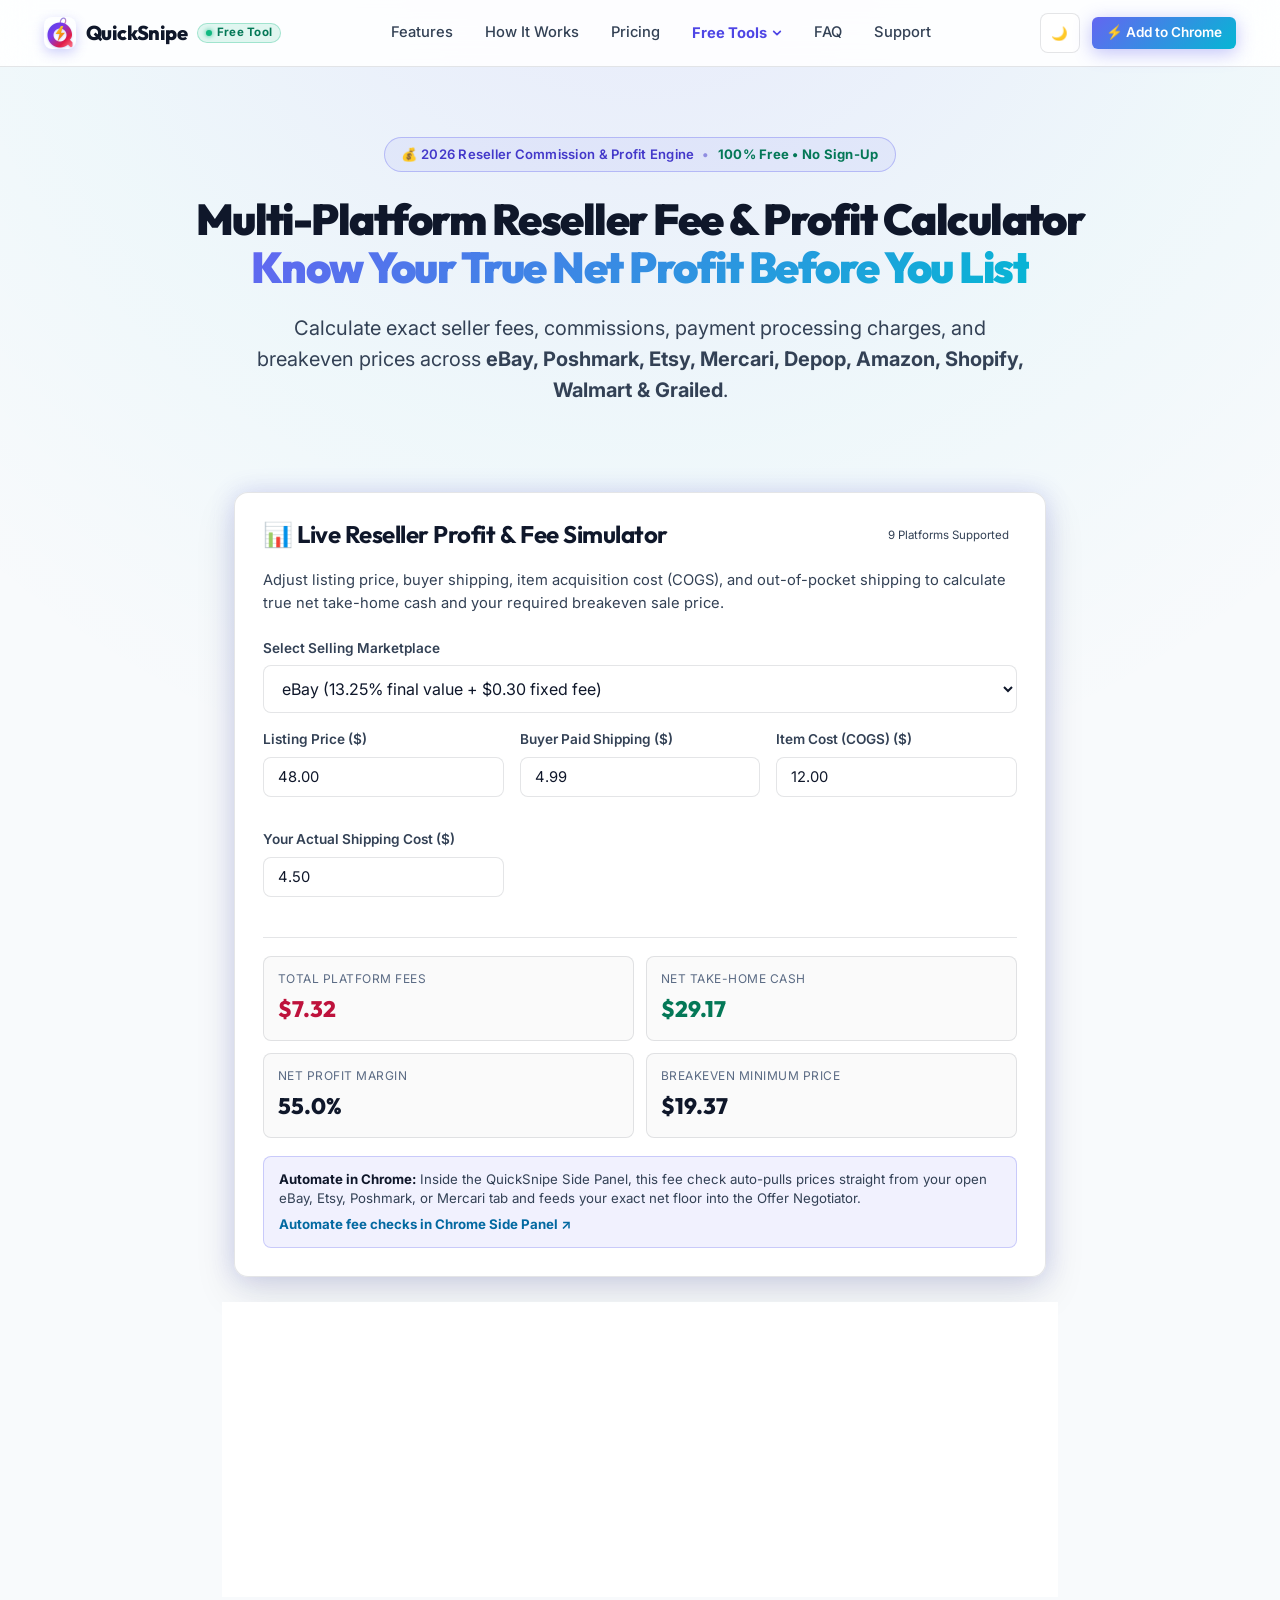
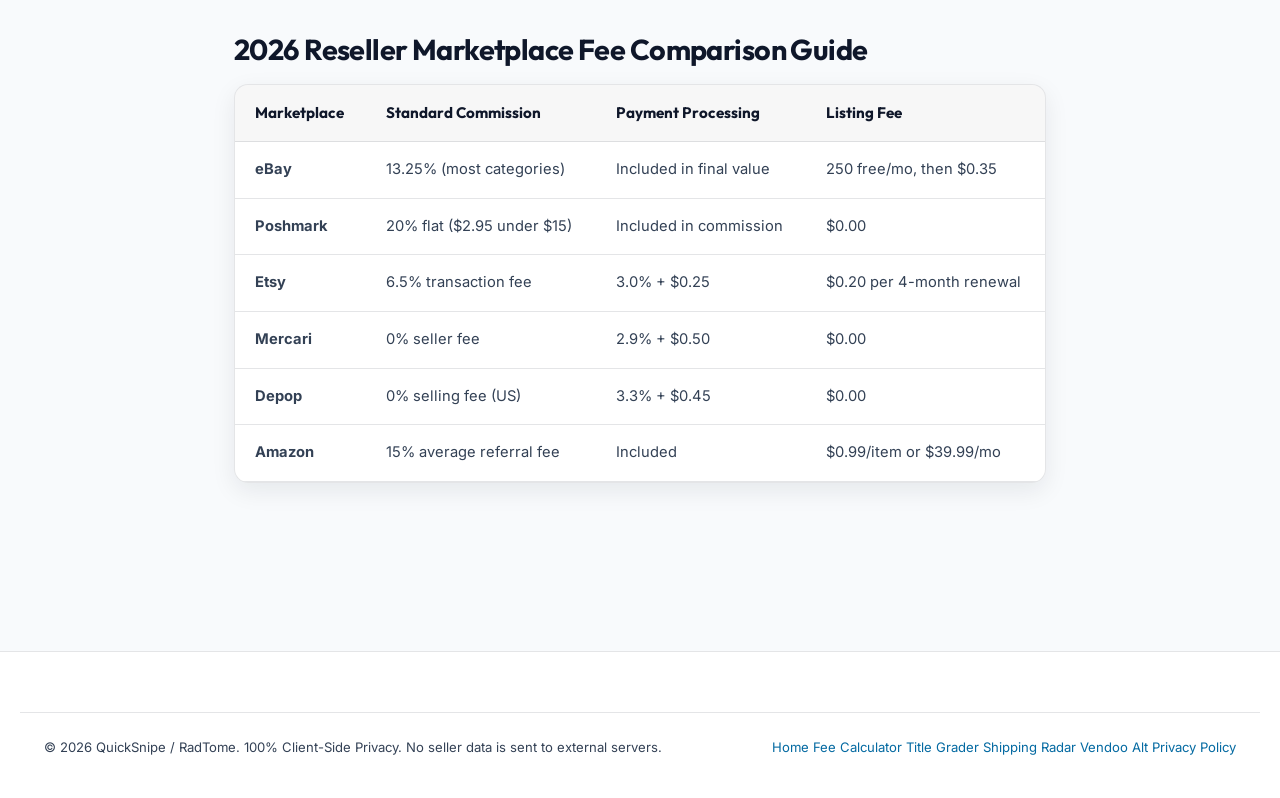
<file: docs/marketplace-fee-calculator.html>
<!DOCTYPE html>
<html lang="en" data-theme="dark">

<head>
  <meta charset="UTF-8">
  <meta name="viewport" content="width=device-width, initial-scale=1.0">

  <!-- Primary Meta Tags -->
  <title>Free Reseller Fee Calculator (eBay, Poshmark, Etsy) | QuickSnipe</title>
  <meta name="title" content="Free Reseller Fee Calculator (eBay, Poshmark, Etsy) | QuickSnipe">
  <meta name="description"
    content="Calculate real net profits across eBay, Poshmark, Etsy, Mercari & Amazon. Accurate 2026 platform commission, transaction fee & breakeven calculator. 100% free.">
  <meta name="keywords"
    content="ebay poshmark mercari fee calculator, reseller fee calculator 2026, free ebay profit calculator, etsy fee calculator, poshmark profit calculator, mercari fee calculator, depop fees, reseller margin calculator, breakeven price calculator">
  <meta name="robots" content="index, follow">
  <meta name="author" content="RadTome / QuickSnipe">
  <link rel="canonical" href="https://radtome.github.io/QuickSnipe-support/marketplace-fee-calculator.html">

  <!-- Favicon & Touch Icons -->
  <link rel="icon" type="image/png" sizes="16x16" href="assets/icon-16.png">
  <link rel="icon" type="image/png" sizes="48x48" href="assets/icon-48.png">
  <link rel="icon" type="image/png" sizes="128x128" href="assets/icon-128.png">
  <link rel="apple-touch-icon" href="assets/icon-128.png">

  <!-- Open Graph / Facebook -->
  <meta property="og:type" content="website">
  <meta property="og:url" content="https://radtome.github.io/QuickSnipe-support/marketplace-fee-calculator.html">
  <meta property="og:title" content="Free Reseller Fee Calculator (eBay, Poshmark, Etsy) | QuickSnipe">
  <meta property="og:description"
    content="Calculate real net profits across eBay, Poshmark, Etsy, Mercari & Amazon. Accurate 2026 platform commission, transaction fee & breakeven calculator. 100% free.">
  <meta property="og:image" content="https://radtome.github.io/QuickSnipe-support/assets/github-social-preview.png">

  <!-- Twitter -->
  <meta property="twitter:card" content="summary_large_image">
  <meta property="twitter:url" content="https://radtome.github.io/QuickSnipe-support/marketplace-fee-calculator.html">
  <meta property="twitter:title" content="Free Reseller Fee Calculator (eBay, Poshmark, Etsy) | QuickSnipe">
  <meta property="twitter:description"
    content="Calculate real net profits across eBay, Poshmark, Etsy, Mercari & Amazon. Accurate 2026 platform commission, transaction fee & breakeven calculator. 100% free.">
  <meta property="twitter:image" content="https://radtome.github.io/QuickSnipe-support/assets/github-social-preview.png">

  <!-- Stylesheet -->
  <link rel="stylesheet" href="styles.css">

  <!-- Schema.org JSON-LD -->
  <script type="application/ld+json">
  {
    "@context": "https://schema.org",
    "@graph": [
      {
        "@type": "WebApplication",
        "name": "QuickSnipe Reseller Fee & Profit Calculator",
        "url": "https://radtome.github.io/QuickSnipe-support/marketplace-fee-calculator.html",
        "applicationCategory": "BusinessApplication",
        "operatingSystem": "All",
        "offers": {
          "@type": "Offer",
          "price": "0",
          "priceCurrency": "USD"
        },
        "aggregateRating": {
          "@type": "AggregateRating",
          "ratingValue": "5.0",
          "ratingCount": "1",
          "bestRating": "5"
        },
        "description": "Free real-time fee and profit margin calculator for eBay, Poshmark, Etsy, Mercari, Depop, Amazon, Shopify, Walmart, and Grailed."
      },
      {
        "@type": "BreadcrumbList",
        "itemListElement": [
          {
            "@type": "ListItem",
            "position": 1,
            "name": "Home",
            "item": "https://radtome.github.io/QuickSnipe-support/"
          },
          {
            "@type": "ListItem",
            "position": 2,
            "name": "Marketplace Fee Calculator",
            "item": "https://radtome.github.io/QuickSnipe-support/marketplace-fee-calculator.html"
          }
        ]
      }
    ]
  }
  </script>
</head>

<body>

  <!-- Accessible Skip Link -->
  <a href="#main-content" class="skip-link">Skip to main content</a>

  <!-- Sticky Glass Navigation -->
  <header class="site-header">
    <div class="container header-inner">
      <div class="header-brand-group">
        <a href="index.html" class="brand-link" aria-label="QuickSnipe Home">
          <img src="assets/icon.png" alt="QuickSnipe Icon" class="brand-icon" width="32" height="32">
          <span class="brand-title">QuickSnipe</span>
        </a>
        <span class="badge-version"><span class="status-dot" aria-hidden="true"></span>Free Tool</span>
      </div>

      <nav aria-label="Main Navigation">
        <ul class="nav-links">
          <li><a href="index.html#features" class="nav-link">Features</a></li>
          <li><a href="index.html#how-it-works" class="nav-link">How It Works</a></li><li><a href="index.html#pricing" class="nav-link">Pricing</a></li>
          <li class="nav-item-dropdown">
            <button type="button" class="nav-dropdown-btn" aria-expanded="false" aria-haspopup="true" aria-controls="tools-dropdown-menu" style="color: var(--accent-primary); font-weight: 700;">
              <span>Free Tools</span>
              <svg class="dropdown-arrow" width="10" height="10" viewBox="0 0 12 12" fill="none" stroke="currentColor" stroke-width="2" stroke-linecap="round" stroke-linejoin="round" aria-hidden="true">
                <polyline points="2 4 6 8 10 4"></polyline>
              </svg>
            </button>
            <ul id="tools-dropdown-menu" class="dropdown-menu" role="menu">
              <li role="none">
                <a role="menuitem" href="marketplace-fee-calculator.html" class="dropdown-item active" aria-current="page">
                  <span class="dropdown-icon" aria-hidden="true">🧮</span>
                  <div class="dropdown-content">
                    <span class="dropdown-title">Fee Calculator</span>
                    <span class="dropdown-desc">Net profit &amp; breakeven for 9 platforms</span>
                  </div>
                </a>
              </li>
              <li role="none">
                <a role="menuitem" href="listing-title-grader.html" class="dropdown-item">
                  <span class="dropdown-icon" aria-hidden="true">⚡</span>
                  <div class="dropdown-content">
                    <span class="dropdown-title">Title Grader</span>
                    <span class="dropdown-desc">Amazon 249-byte &amp; SEO character meter</span>
                  </div>
                </a>
              </li>
              <li role="none">
                <a role="menuitem" href="shipping-weight-calculator.html" class="dropdown-item">
                  <span class="dropdown-icon" aria-hidden="true">⚖️</span>
                  <div class="dropdown-content">
                    <span class="dropdown-title">Shipping Radar</span>
                    <span class="dropdown-desc">USPS 16 oz Ground Advantage cliff alerts</span>
                  </div>
                </a>
              </li>
              <li role="none">
                <a role="menuitem" href="vendoo-alternative-byok.html" class="dropdown-item">
                  <span class="dropdown-icon" aria-hidden="true">🔄</span>
                  <div class="dropdown-content">
                    <span class="dropdown-title">Vendoo Alternative</span>
                    <span class="dropdown-desc">Stop paying monthly to cross-list</span>
                  </div>
                </a>
              </li>
            </ul>
          </li>
          <li><a href="index.html#faq" class="nav-link">FAQ</a></li>
          <li><a href="index.html#support" class="nav-link">Support</a></li>
        </ul>
      </nav>

      <div class="header-actions">
        <button id="theme-toggle-btn" class="btn-theme-toggle" aria-label="Toggle display theme">🌙</button>
        <a href="https://chromewebstore.google.com/detail/quicksnipe-ai-listing-res/aignalgmmlmnmofabamcdngdopabgkaa"
          target="_blank" rel="noopener noreferrer" class="btn btn-primary btn-sm">
          <span>⚡ Add to Chrome</span>
        </a>
        <button id="mobile-menu-btn" class="mobile-toggle" aria-label="Open navigation menu" aria-expanded="false" aria-controls="mobile-nav-drawer">
          <svg width="20" height="20" viewBox="0 0 24 24" fill="none" stroke="currentColor" stroke-width="2.2" stroke-linecap="round" stroke-linejoin="round" aria-hidden="true">
            <line x1="3" y1="6" x2="21" y2="6"></line>
            <line x1="3" y1="12" x2="21" y2="12"></line>
            <line x1="3" y1="18" x2="21" y2="18"></line>
          </svg>
        </button>
      </div>
    </div>
  </header>

  <!-- Accessible Mobile Navigation Drawer -->
  <div id="mobile-nav-drawer" class="mobile-nav-drawer" role="dialog" aria-modal="true" aria-label="Mobile Navigation" hidden>
    <div class="mobile-nav-backdrop" id="mobile-nav-backdrop"></div>
    <div class="mobile-nav-panel">
      <div class="mobile-nav-header">
        <a href="index.html" class="brand-link">
          <img src="assets/icon.png" alt="QuickSnipe Icon" class="brand-icon" width="28" height="28">
          <span class="brand-title">QuickSnipe</span>
        </a>
        <button id="mobile-menu-close" class="btn-close-mobile" aria-label="Close navigation menu">✕</button>
      </div>
      <nav class="mobile-nav-body">
        <div class="mobile-nav-section">
          <span class="mobile-section-label">Core Reseller Suite</span>
          <ul class="mobile-links-list">
            <li><a href="index.html#features" class="mobile-link">✨ Features</a></li><li><a href="index.html#how-it-works" class="mobile-link">🪄 How It Works</a></li><li><a href="index.html#pricing" class="mobile-link">💳 Pricing</a></li>
            <li><a href="index.html#cross-lister" class="mobile-link">⚡ 1-Click Omnichannel Cross-Lister</a></li>
            <li><a href="index.html#flip-crm" class="mobile-link">📊 Local-First Flip CRM</a></li>
            <li><a href="index.html#transfer-photos-phone-to-pc" class="mobile-link">📱 Snap Phone-to-PC (QR)</a></li>
          </ul>
        </div>
        <div class="mobile-nav-section">
          <span class="mobile-section-label">Free Web Calculators</span>
          <ul class="mobile-links-list">
            <li><a href="marketplace-fee-calculator.html" class="mobile-link active" aria-current="page">🧮 9-Platform Fee &amp; Profit Calculator</a></li>
            <li><a href="listing-title-grader.html" class="mobile-link">⚡ Listing Title Grader &amp; Byte Meter</a></li>
            <li><a href="shipping-weight-calculator.html" class="mobile-link">⚖️ USPS 16 oz Shipping Trap Radar</a></li>
            <li><a href="vendoo-alternative-byok.html" class="mobile-link">🔄 QuickSnipe vs. Vendoo</a></li>
          </ul>
        </div>
        <div class="mobile-nav-section">
          <span class="mobile-section-label">Support &amp; Community</span>
          <ul class="mobile-links-list">
            <li><a href="index.html#support" class="mobile-link">🛠️ Support &amp; Setup Hub</a></li>
            <li><a href="index.html#faq" class="mobile-link">❓ Frequently Asked Questions</a></li>
            <li><a href="https://github.com/RadTome/QuickSnipe-support" target="_blank" rel="noopener noreferrer" class="mobile-link">🐙 GitHub Repository ↗</a></li>
          </ul>
        </div>
        <div class="mobile-nav-cta">
          <a href="https://chromewebstore.google.com/detail/quicksnipe-ai-listing-res/aignalgmmlmnmofabamcdngdopabgkaa"
            target="_blank" rel="noopener noreferrer" class="btn btn-primary btn-block">
            <span>⚡ Add to Chrome — It's Free</span>
          </a>
        </div>
      </nav>
    </div>
  </div>

  <!-- Hero Section -->
  <section class="hero" id="main-content" style="padding-bottom: 40px;">
    <div class="container">
      <div class="hero-pill">
        <span>💰 2026 Reseller Commission & Profit Engine</span>
        <span style="opacity: 0.5;">•</span>
        <span style="color: var(--accent-emerald); font-weight: 700;">100% Free • No Sign-Up</span>
      </div>

      <h1 class="hero-title" style="font-size: 2.7rem;">
        Multi-Platform Reseller Fee &amp; Profit Calculator<br>
        <span class="text-gradient">Know Your True Net Profit Before You List</span>
      </h1>

      <p class="hero-subtitle">
        Calculate exact seller fees, commissions, payment processing charges, and breakeven prices across <strong>eBay, Poshmark, Etsy, Mercari, Depop, Amazon, Shopify, Walmart &amp; Grailed</strong>.
      </p>
    </div>
  </section>

  <!-- Interactive Calculator Section -->
  <section class="section-padding" style="padding-top: 10px;">
    <div class="container" style="max-width: 860px;">
      <div class="sandbox-box" style="box-shadow: var(--shadow-lg), var(--shadow-glow);">
        <div class="sandbox-header">
          <h2 class="sandbox-title" style="font-size: 1.5rem;">📊 Live Reseller Profit &amp; Fee Simulator</h2>
          <span class="badge-tag">9 Platforms Supported</span>
        </div>
        <p style="font-size: 0.92rem; color: var(--text-muted); margin-bottom: 22px;">
          Adjust listing price, buyer shipping, item acquisition cost (COGS), and out-of-pocket shipping to calculate true net take-home cash and your required breakeven sale price.
        </p>

        <div class="form-group">
          <label class="form-label" for="calc-platform">Select Selling Marketplace</label>
          <select id="calc-platform" class="form-select" style="font-size: 1rem; padding: 12px 14px;">
            <option value="ebay" selected>eBay (13.25% final value + $0.30 fixed fee)</option>
            <option value="poshmark">Poshmark (20% standard flat commission / $2.95 under $15)</option>
            <option value="etsy">Etsy (6.5% transaction + $0.20 listing + 3% + $0.25 payment)</option>
            <option value="mercari">Mercari (2.9% + $0.50 payment processing)</option>
            <option value="depop">Depop (3.3% + $0.45 payment processing)</option>
            <option value="amazon">Amazon FBM/FBA (15% standard referral fee)</option>
            <option value="shopify">Shopify DTC (2.9% + $0.30 payment processing)</option>
            <option value="walmart">Walmart Marketplace (15% standard referral)</option>
            <option value="grailed">Grailed Luxury (9% commission + 3.49% + $0.49)</option>
          </select>
        </div>

        <div style="display: grid; grid-template-columns: repeat(auto-fit, minmax(180px, 1fr)); gap: 16px;">
          <div class="form-group">
            <label class="form-label" for="calc-sale-price">Listing Price ($)</label>
            <input type="number" id="calc-sale-price" class="form-input" value="48.00" step="0.50" min="0">
          </div>
          <div class="form-group">
            <label class="form-label" for="calc-shipping-charged">Buyer Paid Shipping ($)</label>
            <input type="number" id="calc-shipping-charged" class="form-input" value="4.99" step="0.50" min="0">
          </div>
          <div class="form-group">
            <label class="form-label" for="calc-cogs">Item Cost (COGS) ($)</label>
            <input type="number" id="calc-cogs" class="form-input" value="12.00" step="0.50" min="0">
          </div>
          <div class="form-group">
            <label class="form-label" for="calc-shipping-cost">Your Actual Shipping Cost ($)</label>
            <input type="number" id="calc-shipping-cost" class="form-input" value="4.50" step="0.50" min="0">
          </div>
        </div>

        <div class="calc-results-grid" style="margin-top: 24px;">
          <div class="calc-stat-box">
            <div class="calc-stat-label">Total Platform Fees</div>
            <div id="calc-result-fees" class="calc-stat-val" style="color: var(--accent-rose);">$7.32</div>
          </div>
          <div class="calc-stat-box">
            <div class="calc-stat-label">Net Take-Home Cash</div>
            <div id="calc-result-profit" class="calc-stat-val val-profit">$29.17</div>
          </div>
          <div class="calc-stat-box">
            <div class="calc-stat-label">Net Profit Margin</div>
            <div id="calc-result-margin" class="calc-stat-val">55.0%</div>
          </div>
          <div class="calc-stat-box">
            <div class="calc-stat-label">Breakeven Minimum Price</div>
            <div id="calc-result-breakeven" class="calc-stat-val">$19.37</div>
          </div>
        </div>

        <div class="calc-ext-bridge">
          <span><strong>Automate in Chrome:</strong> Inside the QuickSnipe Side Panel, this fee check auto-pulls prices straight from your open eBay, Etsy, Poshmark, or Mercari tab and feeds your exact net floor into the Offer Negotiator.</span>
          <a href="https://chromewebstore.google.com/detail/quicksnipe-ai-listing-res/aignalgmmlmnmofabamcdngdopabgkaa" target="_blank" rel="noopener noreferrer">Automate fee checks in Chrome Side Panel ↗</a>
        </div>
      </div>

      <!-- Feature Callout Banner -->
      <div class="glass-card" style="margin-top: 36px; padding: 28px; border-radius: 18px; border: 1px solid var(--accent-primary); background: radial-gradient(circle at 10% 20%, rgba(99, 102, 241, 0.12), transparent 50%), var(--bg-card); text-align: center;">
        <span class="badge-tag" style="background: rgba(99, 102, 241, 0.2); color: var(--accent-primary); border-color: var(--accent-primary); margin-bottom: 12px; display: inline-block;">
          ⚡ Auto-Pull Prices Directly From Listing Tabs
        </span>
        <h3 style="font-size: 1.4rem; color: var(--text-main); margin: 6px 0 10px;">
          Tired of typing prices into a website calculator?
        </h3>
        <p style="font-size: 0.95rem; color: var(--text-muted); max-width: 620px; margin: 0 auto 20px; line-height: 1.55;">
          With the <strong>QuickSnipe Chrome Extension</strong>, the fee calculator lives directly in your sidepanel. Open any product page on eBay, Etsy, or Poshmark and click <strong>⚡ Pull Page Price</strong> to calculate margins instantly without switching tabs.
        </p>
        <a href="https://chromewebstore.google.com/detail/quicksnipe-ai-listing-res/aignalgmmlmnmofabamcdngdopabgkaa"
          target="_blank" rel="noopener noreferrer" class="btn btn-primary btn-md">
          <span>⚡ Add QuickSnipe to Chrome — 100% Free</span>
        </a>
      </div>

      <!-- Detailed 2026 Fee Guide for SEO Authority -->
      <div style="margin-top: 50px;">
        <h2 style="font-size: 1.8rem; color: var(--text-main); margin-bottom: 18px;">
          2026 Reseller Marketplace Fee Comparison Guide
        </h2>
        <div class="comparison-table-wrapper">
          <table class="comparison-table">
            <thead>
              <tr>
                <th>Marketplace</th>
                <th>Standard Commission</th>
                <th>Payment Processing</th>
                <th>Listing Fee</th>
              </tr>
            </thead>
            <tbody>
              <tr>
                <td><strong>eBay</strong></td>
                <td>13.25% (most categories)</td>
                <td>Included in final value</td>
                <td>250 free/mo, then $0.35</td>
              </tr>
              <tr>
                <td><strong>Poshmark</strong></td>
                <td>20% flat ($2.95 under $15)</td>
                <td>Included in commission</td>
                <td>$0.00</td>
              </tr>
              <tr>
                <td><strong>Etsy</strong></td>
                <td>6.5% transaction fee</td>
                <td>3.0% + $0.25</td>
                <td>$0.20 per 4-month renewal</td>
              </tr>
              <tr>
                <td><strong>Mercari</strong></td>
                <td>0% seller fee</td>
                <td>2.9% + $0.50</td>
                <td>$0.00</td>
              </tr>
              <tr>
                <td><strong>Depop</strong></td>
                <td>0% selling fee (US)</td>
                <td>3.3% + $0.45</td>
                <td>$0.00</td>
              </tr>
              <tr>
                <td><strong>Amazon</strong></td>
                <td>15% average referral fee</td>
                <td>Included</td>
                <td>$0.99/item or $39.99/mo</td>
              </tr>
            </tbody>
          </table>
        </div>
      </div>
    </div>
  </section>

  <footer class="site-footer">
    <div class="container footer-bottom">
      <p>© 2026 QuickSnipe / RadTome. 100% Client-Side Privacy. No seller data is sent to external servers.</p>
      <div class="footer-bottom-links">
        <a href="index.html">Home</a>
        <a href="marketplace-fee-calculator.html">Fee Calculator</a>
        <a href="listing-title-grader.html">Title Grader</a>
        <a href="shipping-weight-calculator.html">Shipping Radar</a>
        <a href="vendoo-alternative-byok.html">Vendoo Alt</a>
        <a href="https://github.com/RadTome/QuickSnipe-support/blob/main/PRIVACY.md" target="_blank" rel="noopener noreferrer">Privacy Policy</a>
      </div>
    </div>
  </footer>

  <script src="app.js"></script>
</body>
</html>
</file>
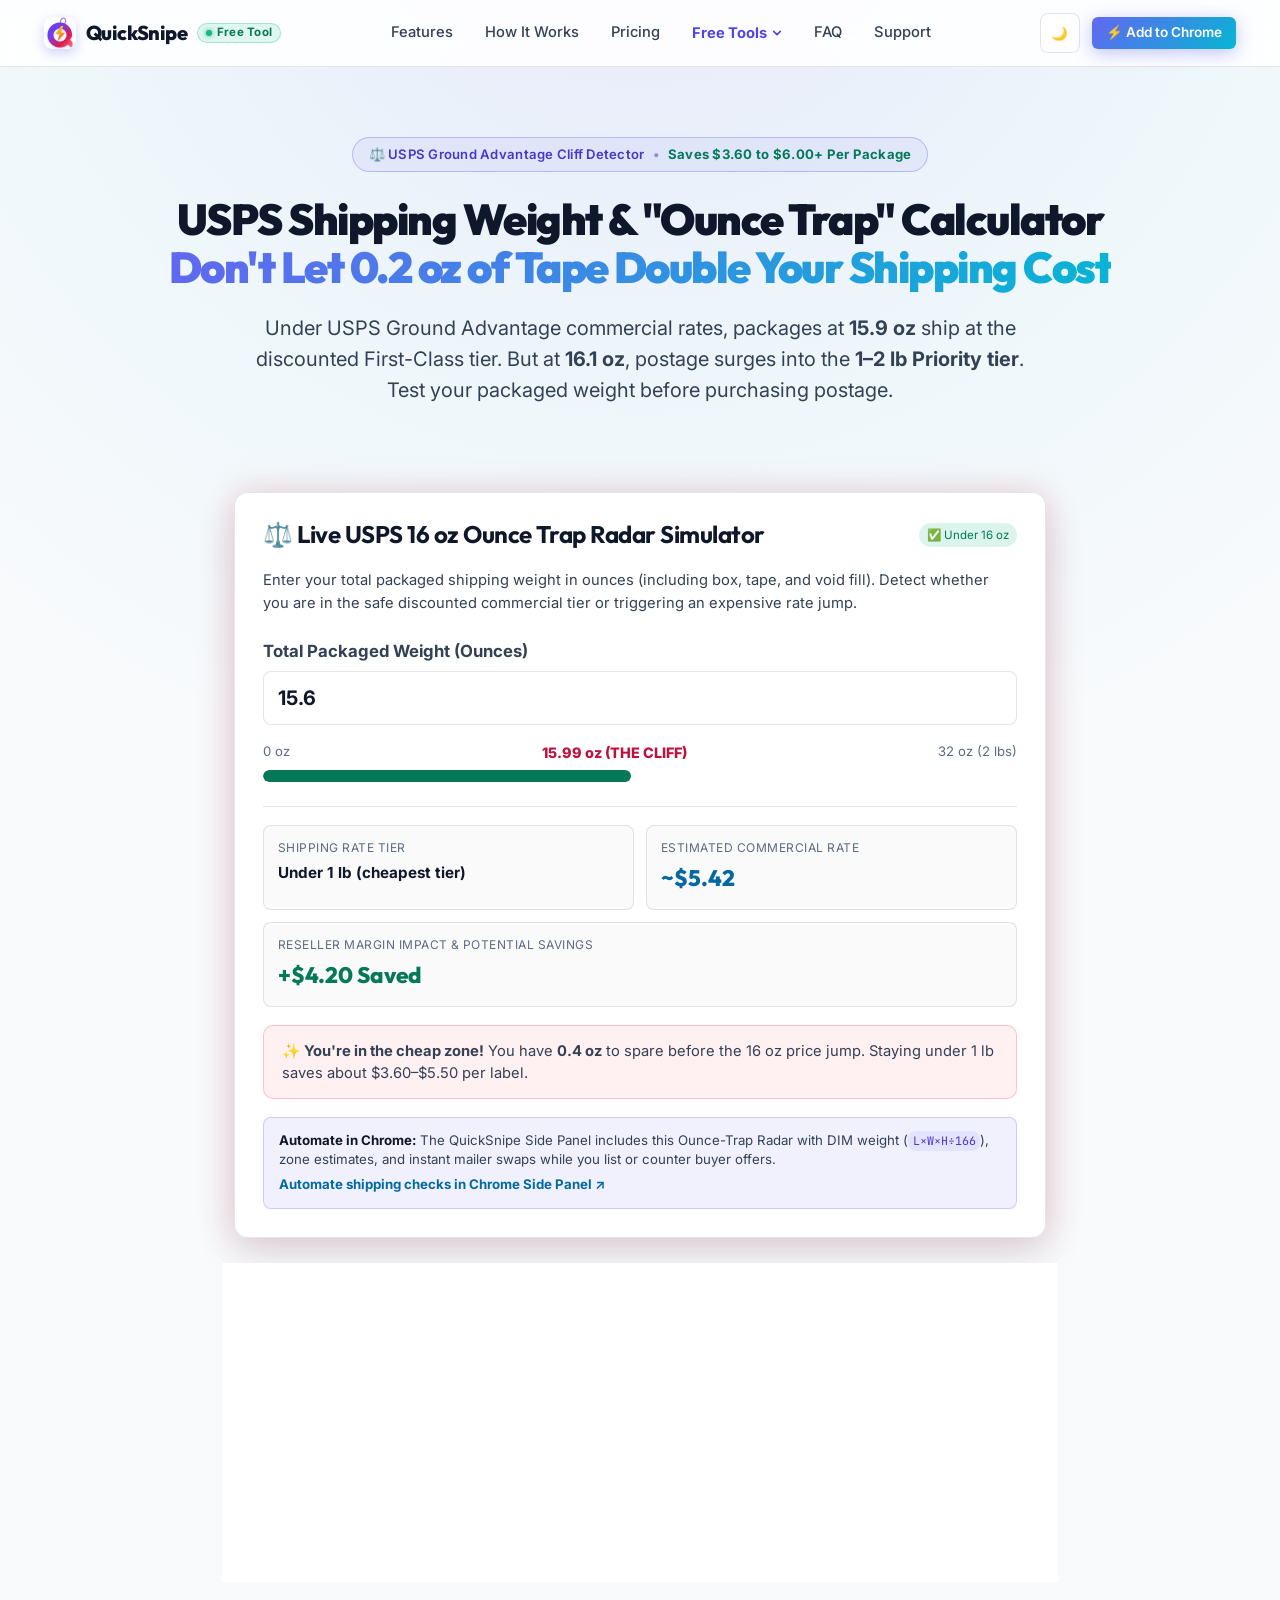
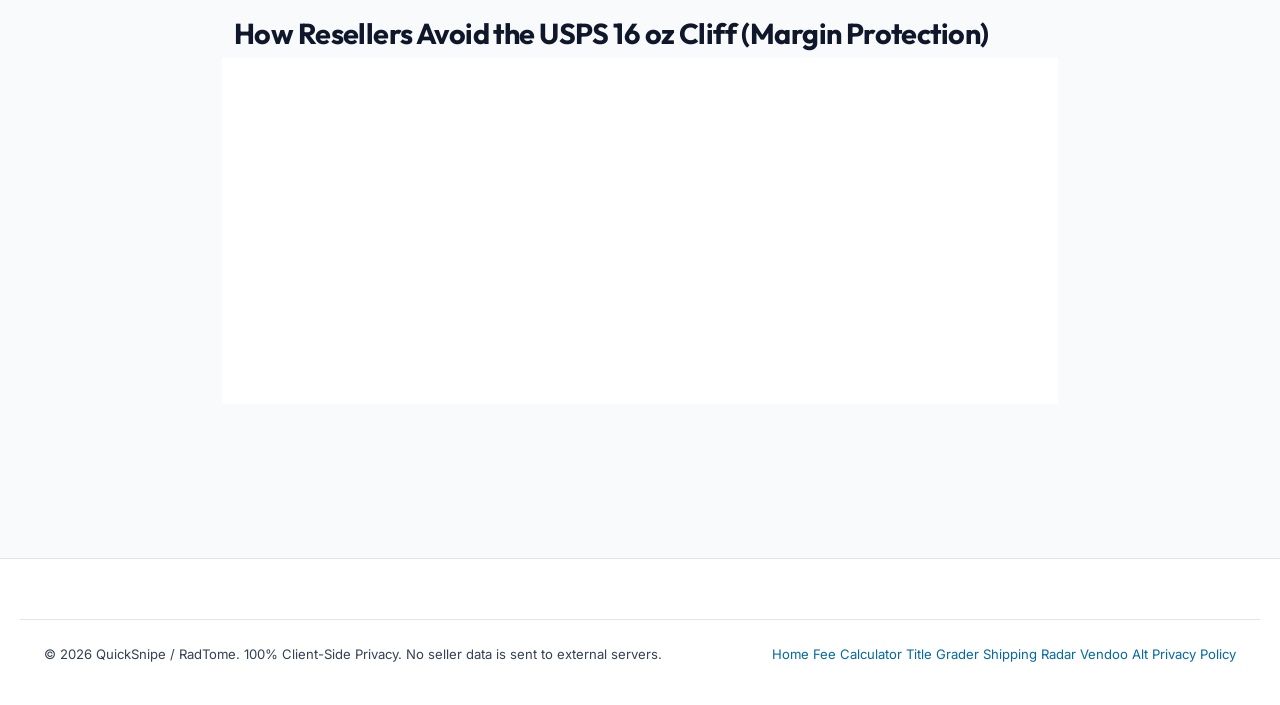
<file: docs/shipping-weight-calculator.html>
<!DOCTYPE html>
<html lang="en" data-theme="dark">

<head>
  <meta charset="UTF-8">
  <meta name="viewport" content="width=device-width, initial-scale=1.0">

  <!-- Primary Meta Tags -->
  <title>USPS Shipping Weight &amp; Ounce Trap Calculator | QuickSnipe</title>
  <meta name="title" content="USPS Shipping Weight &amp; Ounce Trap Calculator | QuickSnipe">
  <meta name="description"
    content="Avoid the costly USPS 16 oz Ground Advantage cliff. Calculate parcel weight overages, prevent $4–$6 commercial rate spikes, and protect reseller margins.">
  <meta name="keywords"
    content="usps shipping weight calculator, usps 16 oz shipping trap, usps ground advantage ounce cliff calculator, reseller shipping calculator, first class weight tiers, commercial postage rate calculator, avoid usps rate spike">
  <meta name="robots" content="index, follow">
  <meta name="author" content="RadTome / QuickSnipe">
  <link rel="canonical" href="https://radtome.github.io/QuickSnipe-support/shipping-weight-calculator.html">

  <!-- Favicon & Touch Icons -->
  <link rel="icon" type="image/png" sizes="16x16" href="assets/icon-16.png">
  <link rel="icon" type="image/png" sizes="48x48" href="assets/icon-48.png">
  <link rel="icon" type="image/png" sizes="128x128" href="assets/icon-128.png">
  <link rel="apple-touch-icon" href="assets/icon-128.png">

  <!-- Open Graph / Facebook -->
  <meta property="og:type" content="website">
  <meta property="og:url" content="https://radtome.github.io/QuickSnipe-support/shipping-weight-calculator.html">
  <meta property="og:title" content="USPS Shipping Weight &amp; Ounce Trap Calculator | QuickSnipe">
  <meta property="og:description"
    content="Avoid the costly USPS 16 oz Ground Advantage cliff. Calculate parcel weight overages, prevent $4–$6 commercial rate spikes, and protect reseller margins.">
  <meta property="og:image" content="https://radtome.github.io/QuickSnipe-support/assets/github-social-preview.png">

  <!-- Twitter -->
  <meta property="twitter:card" content="summary_large_image">
  <meta property="twitter:url" content="https://radtome.github.io/QuickSnipe-support/shipping-weight-calculator.html">
  <meta property="twitter:title" content="USPS Shipping Weight &amp; Ounce Trap Calculator | QuickSnipe">
  <meta property="twitter:description"
    content="Avoid the costly USPS 16 oz Ground Advantage cliff. Calculate parcel weight overages, prevent $4–$6 commercial rate spikes, and protect reseller margins.">
  <meta property="twitter:image" content="https://radtome.github.io/QuickSnipe-support/assets/github-social-preview.png">

  <!-- Stylesheet -->
  <link rel="stylesheet" href="styles.css">

  <!-- Schema.org JSON-LD -->
  <script type="application/ld+json">
  {
    "@context": "https://schema.org",
    "@graph": [
      {
        "@type": "WebApplication",
        "name": "QuickSnipe USPS Shipping Ounce Trap Calculator",
        "url": "https://radtome.github.io/QuickSnipe-support/shipping-weight-calculator.html",
        "applicationCategory": "BusinessApplication",
        "operatingSystem": "All",
        "offers": {
          "@type": "Offer",
          "price": "0",
          "priceCurrency": "USD"
        },
        "aggregateRating": {
          "@type": "AggregateRating",
          "ratingValue": "5.0",
          "ratingCount": "1",
          "bestRating": "5"
        },
        "description": "Free USPS Ground Advantage 16 oz ounce cliff and package weight calculator for eBay, Etsy, Mercari, and Poshmark sellers."
      },
      {
        "@type": "BreadcrumbList",
        "itemListElement": [
          {
            "@type": "ListItem",
            "position": 1,
            "name": "Home",
            "item": "https://radtome.github.io/QuickSnipe-support/"
          },
          {
            "@type": "ListItem",
            "position": 2,
            "name": "USPS Shipping Weight Calculator",
            "item": "https://radtome.github.io/QuickSnipe-support/shipping-weight-calculator.html"
          }
        ]
      }
    ]
  }
  </script>
</head>

<body>

  <!-- Accessible Skip Link -->
  <a href="#main-content" class="skip-link">Skip to main content</a>

  <!-- Sticky Glass Navigation -->
  <header class="site-header">
    <div class="container header-inner">
      <div class="header-brand-group">
        <a href="index.html" class="brand-link" aria-label="QuickSnipe Home">
          <img src="assets/icon.png" alt="QuickSnipe Icon" class="brand-icon" width="32" height="32">
          <span class="brand-title">QuickSnipe</span>
        </a>
        <span class="badge-version"><span class="status-dot" aria-hidden="true"></span>Free Tool</span>
      </div>

      <nav aria-label="Main Navigation">
        <ul class="nav-links">
          <li><a href="index.html#features" class="nav-link">Features</a></li>
          <li><a href="index.html#how-it-works" class="nav-link">How It Works</a></li><li><a href="index.html#pricing" class="nav-link">Pricing</a></li>
          <li class="nav-item-dropdown">
            <button type="button" class="nav-dropdown-btn" aria-expanded="false" aria-haspopup="true" aria-controls="tools-dropdown-menu" style="color: var(--accent-primary); font-weight: 700;">
              <span>Free Tools</span>
              <svg class="dropdown-arrow" width="10" height="10" viewBox="0 0 12 12" fill="none" stroke="currentColor" stroke-width="2" stroke-linecap="round" stroke-linejoin="round" aria-hidden="true">
                <polyline points="2 4 6 8 10 4"></polyline>
              </svg>
            </button>
            <ul id="tools-dropdown-menu" class="dropdown-menu" role="menu">
              <li role="none">
                <a role="menuitem" href="marketplace-fee-calculator.html" class="dropdown-item">
                  <span class="dropdown-icon" aria-hidden="true">🧮</span>
                  <div class="dropdown-content">
                    <span class="dropdown-title">Fee Calculator</span>
                    <span class="dropdown-desc">Net profit &amp; breakeven for 9 platforms</span>
                  </div>
                </a>
              </li>
              <li role="none">
                <a role="menuitem" href="listing-title-grader.html" class="dropdown-item">
                  <span class="dropdown-icon" aria-hidden="true">⚡</span>
                  <div class="dropdown-content">
                    <span class="dropdown-title">Title Grader</span>
                    <span class="dropdown-desc">Amazon 249-byte &amp; SEO character meter</span>
                  </div>
                </a>
              </li>
              <li role="none">
                <a role="menuitem" href="shipping-weight-calculator.html" class="dropdown-item active" aria-current="page">
                  <span class="dropdown-icon" aria-hidden="true">⚖️</span>
                  <div class="dropdown-content">
                    <span class="dropdown-title">Shipping Radar</span>
                    <span class="dropdown-desc">USPS 16 oz Ground Advantage cliff alerts</span>
                  </div>
                </a>
              </li>
              <li role="none">
                <a role="menuitem" href="vendoo-alternative-byok.html" class="dropdown-item">
                  <span class="dropdown-icon" aria-hidden="true">🔄</span>
                  <div class="dropdown-content">
                    <span class="dropdown-title">Vendoo Alternative</span>
                    <span class="dropdown-desc">Stop paying monthly to cross-list</span>
                  </div>
                </a>
              </li>
            </ul>
          </li>
          <li><a href="index.html#faq" class="nav-link">FAQ</a></li>
          <li><a href="index.html#support" class="nav-link">Support</a></li>
        </ul>
      </nav>

      <div class="header-actions">
        <button id="theme-toggle-btn" class="btn-theme-toggle" aria-label="Toggle display theme">🌙</button>
        <a href="https://chromewebstore.google.com/detail/quicksnipe-ai-listing-res/aignalgmmlmnmofabamcdngdopabgkaa"
          target="_blank" rel="noopener noreferrer" class="btn btn-primary btn-sm">
          <span>⚡ Add to Chrome</span>
        </a>
        <button id="mobile-menu-btn" class="mobile-toggle" aria-label="Open navigation menu" aria-expanded="false" aria-controls="mobile-nav-drawer">
          <svg width="20" height="20" viewBox="0 0 24 24" fill="none" stroke="currentColor" stroke-width="2.2" stroke-linecap="round" stroke-linejoin="round" aria-hidden="true">
            <line x1="3" y1="6" x2="21" y2="6"></line>
            <line x1="3" y1="12" x2="21" y2="12"></line>
            <line x1="3" y1="18" x2="21" y2="18"></line>
          </svg>
        </button>
      </div>
    </div>
  </header>

  <!-- Accessible Mobile Navigation Drawer -->
  <div id="mobile-nav-drawer" class="mobile-nav-drawer" role="dialog" aria-modal="true" aria-label="Mobile Navigation" hidden>
    <div class="mobile-nav-backdrop" id="mobile-nav-backdrop"></div>
    <div class="mobile-nav-panel">
      <div class="mobile-nav-header">
        <a href="index.html" class="brand-link">
          <img src="assets/icon.png" alt="QuickSnipe Icon" class="brand-icon" width="28" height="28">
          <span class="brand-title">QuickSnipe</span>
        </a>
        <button id="mobile-menu-close" class="btn-close-mobile" aria-label="Close navigation menu">✕</button>
      </div>
      <nav class="mobile-nav-body">
        <div class="mobile-nav-section">
          <span class="mobile-section-label">Core Reseller Suite</span>
          <ul class="mobile-links-list">
            <li><a href="index.html#features" class="mobile-link">✨ Features</a></li><li><a href="index.html#how-it-works" class="mobile-link">🪄 How It Works</a></li><li><a href="index.html#pricing" class="mobile-link">💳 Pricing</a></li>
            <li><a href="index.html#cross-lister" class="mobile-link">⚡ 1-Click Omnichannel Cross-Lister</a></li>
            <li><a href="index.html#flip-crm" class="mobile-link">📊 Local-First Flip CRM</a></li>
            <li><a href="index.html#transfer-photos-phone-to-pc" class="mobile-link">📱 Snap Phone-to-PC (QR)</a></li>
          </ul>
        </div>
        <div class="mobile-nav-section">
          <span class="mobile-section-label">Free Web Calculators</span>
          <ul class="mobile-links-list">
            <li><a href="marketplace-fee-calculator.html" class="mobile-link">🧮 9-Platform Fee &amp; Profit Calculator</a></li>
            <li><a href="listing-title-grader.html" class="mobile-link">⚡ Listing Title Grader &amp; Byte Meter</a></li>
            <li><a href="shipping-weight-calculator.html" class="mobile-link active" aria-current="page">⚖️ USPS 16 oz Shipping Trap Radar</a></li>
            <li><a href="vendoo-alternative-byok.html" class="mobile-link">🔄 QuickSnipe vs. Vendoo</a></li>
          </ul>
        </div>
        <div class="mobile-nav-section">
          <span class="mobile-section-label">Support &amp; Community</span>
          <ul class="mobile-links-list">
            <li><a href="index.html#support" class="mobile-link">🛠️ Support &amp; Setup Hub</a></li>
            <li><a href="index.html#faq" class="mobile-link">❓ Frequently Asked Questions</a></li>
            <li><a href="https://github.com/RadTome/QuickSnipe-support" target="_blank" rel="noopener noreferrer" class="mobile-link">🐙 GitHub Repository ↗</a></li>
          </ul>
        </div>
        <div class="mobile-nav-cta">
          <a href="https://chromewebstore.google.com/detail/quicksnipe-ai-listing-res/aignalgmmlmnmofabamcdngdopabgkaa"
            target="_blank" rel="noopener noreferrer" class="btn btn-primary btn-block">
            <span>⚡ Add to Chrome — It's Free</span>
          </a>
        </div>
      </nav>
    </div>
  </div>

  <!-- Hero Section -->
  <section class="hero" id="main-content" style="padding-bottom: 40px;">
    <div class="container">
      <div class="hero-pill">
        <span>⚖️ USPS Ground Advantage Cliff Detector</span>
        <span style="opacity: 0.5;">•</span>
        <span style="color: var(--accent-emerald); font-weight: 700;">Saves $3.60 to $6.00+ Per Package</span>
      </div>

      <h1 class="hero-title" style="font-size: 2.7rem;">
        USPS Shipping Weight &amp; "Ounce Trap" Calculator<br>
        <span class="text-gradient">Don't Let 0.2 oz of Tape Double Your Shipping Cost</span>
      </h1>

      <p class="hero-subtitle">
        Under USPS Ground Advantage commercial rates, packages at <strong>15.9 oz</strong> ship at the discounted First-Class tier. But at <strong>16.1 oz</strong>, postage surges into the <strong>1–2 lb Priority tier</strong>. Test your packaged weight before purchasing postage.
      </p>
    </div>
  </section>

  <!-- Interactive Shipping Radar Section -->
  <section class="section-padding" style="padding-top: 10px;">
    <div class="container" style="max-width: 860px;">
      <div class="sandbox-box" style="box-shadow: var(--shadow-lg), 0 0 35px rgba(244, 63, 94, 0.2);">
        <div class="sandbox-header">
          <h2 class="sandbox-title" style="font-size: 1.5rem;">⚖️ Live USPS 16 oz Ounce Trap Radar Simulator</h2>
          <span id="sot-status-badge" class="badge-tag" style="background: rgba(16, 185, 129, 0.15); color: var(--accent-emerald); border-color: rgba(16, 185, 129, 0.4);">Safe Zone (&lt; 16 oz)</span>
        </div>
        <p style="font-size: 0.92rem; color: var(--text-muted); margin-bottom: 22px;">
          Enter your total packaged shipping weight in ounces (including box, tape, and void fill). Detect whether you are in the safe discounted commercial tier or triggering an expensive rate jump.
        </p>

        <div class="form-group">
          <label class="form-label" for="sot-weight-input" style="font-size: 1.05rem; font-weight: 700;">Total Packaged Weight (Ounces)</label>
          <input type="number" id="sot-weight-input" class="form-input" value="15.6" step="0.1" min="0.1" max="48.0" style="font-size: 1.25rem; font-weight: 700; padding: 14px;">
        </div>

        <div style="display: flex; justify-content: space-between; font-size: 0.82rem; color: var(--text-dim); margin-top: 6px;">
          <span>0 oz</span>
          <span style="color: var(--accent-rose); font-weight: 800; font-size: 0.9rem;">15.99 oz (THE CLIFF)</span>
          <span>32 oz (2 lbs)</span>
        </div>
        <div class="meter-bar-container" style="margin-top: 6px; height: 12px;">
          <div id="sot-meter-fill" class="meter-bar-fill" style="width: 48%; background: var(--accent-emerald);"></div>
        </div>

        <div class="calc-results-grid" style="margin-top: 24px;">
          <div class="calc-stat-box">
            <div class="calc-stat-label">Shipping Rate Tier</div>
            <div id="sot-rate-tier" style="font-size: 0.95rem; font-weight: 700; color: var(--text-main); margin-top: 6px; line-height: 1.3;">USPS Ground Advantage (Commercial First-Class Tier)</div>
          </div>
          <div class="calc-stat-box">
            <div class="calc-stat-label">Estimated Commercial Rate</div>
            <div id="sot-est-cost" class="calc-stat-val" style="color: var(--accent-cyan);">$5.42</div>
          </div>
          <div class="calc-stat-box" style="grid-column: span 2;">
            <div class="calc-stat-label">Reseller Margin Impact &amp; Potential Savings</div>
            <div id="sot-savings-val" class="calc-stat-val" style="color: var(--accent-emerald); font-size: 1.4rem;">+$4.20 Saved</div>
          </div>
        </div>

        <div id="sot-advice-text" style="font-size: 0.92rem; color: var(--text-muted); margin-top: 18px; line-height: 1.5; padding: 14px 18px; background: rgba(244, 63, 94, 0.08); border-radius: 10px; border: 1px solid rgba(244, 63, 94, 0.25);">
          ✨ <strong>Safe shipping tier!</strong> You are <strong>0.3 oz</strong> below the 16 oz cliff. Keeping packaging under 16 oz saves $3.60 to $5.50+ compared to 1–2 lb heavy parcel rates!
        </div>

        <div class="calc-ext-bridge">
          <span><strong>Automate in Chrome:</strong> The QuickSnipe Side Panel includes this Ounce-Trap Radar with DIM weight (<code>L×W×H÷166</code>), zone estimates, and instant mailer swaps while you list or counter buyer offers.</span>
          <a href="https://chromewebstore.google.com/detail/quicksnipe-ai-listing-res/aignalgmmlmnmofabamcdngdopabgkaa" target="_blank" rel="noopener noreferrer">Automate shipping checks in Chrome Side Panel ↗</a>
        </div>
      </div>

      <!-- Feature Callout Banner -->
      <div class="glass-card" style="margin-top: 36px; padding: 28px; border-radius: 18px; border: 1px solid var(--accent-rose); background: radial-gradient(circle at 10% 20%, rgba(244, 63, 94, 0.12), transparent 50%), var(--bg-card); text-align: center;">
        <span class="badge-tag" style="background: rgba(244, 63, 94, 0.2); color: var(--accent-rose); border-color: var(--accent-rose); margin-bottom: 12px; display: inline-block;">
          ⚡ Built Directly Into the QuickSnipe Sidepanel
        </span>
        <h3 style="font-size: 1.4rem; color: var(--text-main); margin: 6px 0 10px;">
          Never lose money on shipping labels again
        </h3>
        <p style="font-size: 0.95rem; color: var(--text-muted); max-width: 620px; margin: 0 auto 20px; line-height: 1.55;">
          The <strong>QuickSnipe Chrome Extension</strong> includes this Ounce Trap Radar directly in your seller workflow. When setting up listings on eBay, Etsy, or Mercari, enter your package weight and let QuickSnipe alert you to downsize polymailers before you commit to buyer shipping rates.
        </p>
        <a href="https://chromewebstore.google.com/detail/quicksnipe-ai-listing-res/aignalgmmlmnmofabamcdngdopabgkaa"
          target="_blank" rel="noopener noreferrer" class="btn btn-primary btn-md">
          <span>⚡ Add QuickSnipe to Chrome — 100% Free</span>
        </a>
      </div>

      <!-- Educational Reseller Shipping Guide -->
      <div style="margin-top: 50px;">
        <h2 style="font-size: 1.8rem; color: var(--text-main); margin-bottom: 18px;">
          How Resellers Avoid the USPS 16 oz Cliff (Margin Protection)
        </h2>
        <div style="display: grid; grid-template-columns: repeat(auto-fit, minmax(250px, 1fr)); gap: 20px;">
          <div class="glass-card" style="padding: 22px; border-radius: 14px;">
            <div style="font-size: 1.8rem; margin-bottom: 10px;">📦</div>
            <h3 style="font-size: 1.15rem; color: var(--text-main); margin: 0 0 8px;">Switch from Box to Polymailer</h3>
            <p style="font-size: 0.88rem; color: var(--text-muted); line-height: 1.5; margin: 0;">
              A small cardboard box weighs 3.5 to 5.0 ounces. A tear-proof polymailer weighs only 0.4 ounces. For jeans, hoodies, and soft goods, switching to a polymailer routinely saves 3+ ounces and prevents the rate spike.
            </p>
          </div>
          <div class="glass-card" style="padding: 22px; border-radius: 14px;">
            <div style="font-size: 1.8rem; margin-bottom: 10px;">✂️</div>
            <h3 style="font-size: 1.15rem; color: var(--text-main); margin: 0 0 8px;">Trim Box Flaps &amp; Excess Tape</h3>
            <p style="font-size: 0.88rem; color: var(--text-muted); line-height: 1.5; margin: 0;">
              If your package weighs 16.1 or 16.2 ounces, you are paying an extra $4.00+ for just two tenths of an ounce. Trimming excess cardboard flaps and using one strip of quality tape rather than five layers will drop you back into the safe tier.
            </p>
          </div>
          <div class="glass-card" style="padding: 22px; border-radius: 14px;">
            <div style="font-size: 1.8rem; margin-bottom: 10px;">⚖️</div>
            <h3 style="font-size: 1.15rem; color: var(--text-main); margin: 0 0 8px;">Calibrate Your Digital Scale</h3>
            <p style="font-size: 0.88rem; color: var(--text-muted); line-height: 1.5; margin: 0;">
              Cheap postal scales drift over time. If your scale reads 15.8 oz but the USPS automated sorting conveyor reads 16.05 oz, you will receive an automated shipping adjustment fee on eBay or Etsy weeks later.
            </p>
          </div>
        </div>
      </div>
    </div>
  </section>

  <footer class="site-footer">
    <div class="container footer-bottom">
      <p>© 2026 QuickSnipe / RadTome. 100% Client-Side Privacy. No seller data is sent to external servers.</p>
      <div class="footer-bottom-links">
        <a href="index.html">Home</a>
        <a href="marketplace-fee-calculator.html">Fee Calculator</a>
        <a href="listing-title-grader.html">Title Grader</a>
        <a href="shipping-weight-calculator.html">Shipping Radar</a>
        <a href="vendoo-alternative-byok.html">Vendoo Alt</a>
        <a href="https://github.com/RadTome/QuickSnipe-support/blob/main/PRIVACY.md" target="_blank" rel="noopener noreferrer">Privacy Policy</a>
      </div>
    </div>
  </footer>

  <script src="app.js"></script>
</body>
</html>
</file>
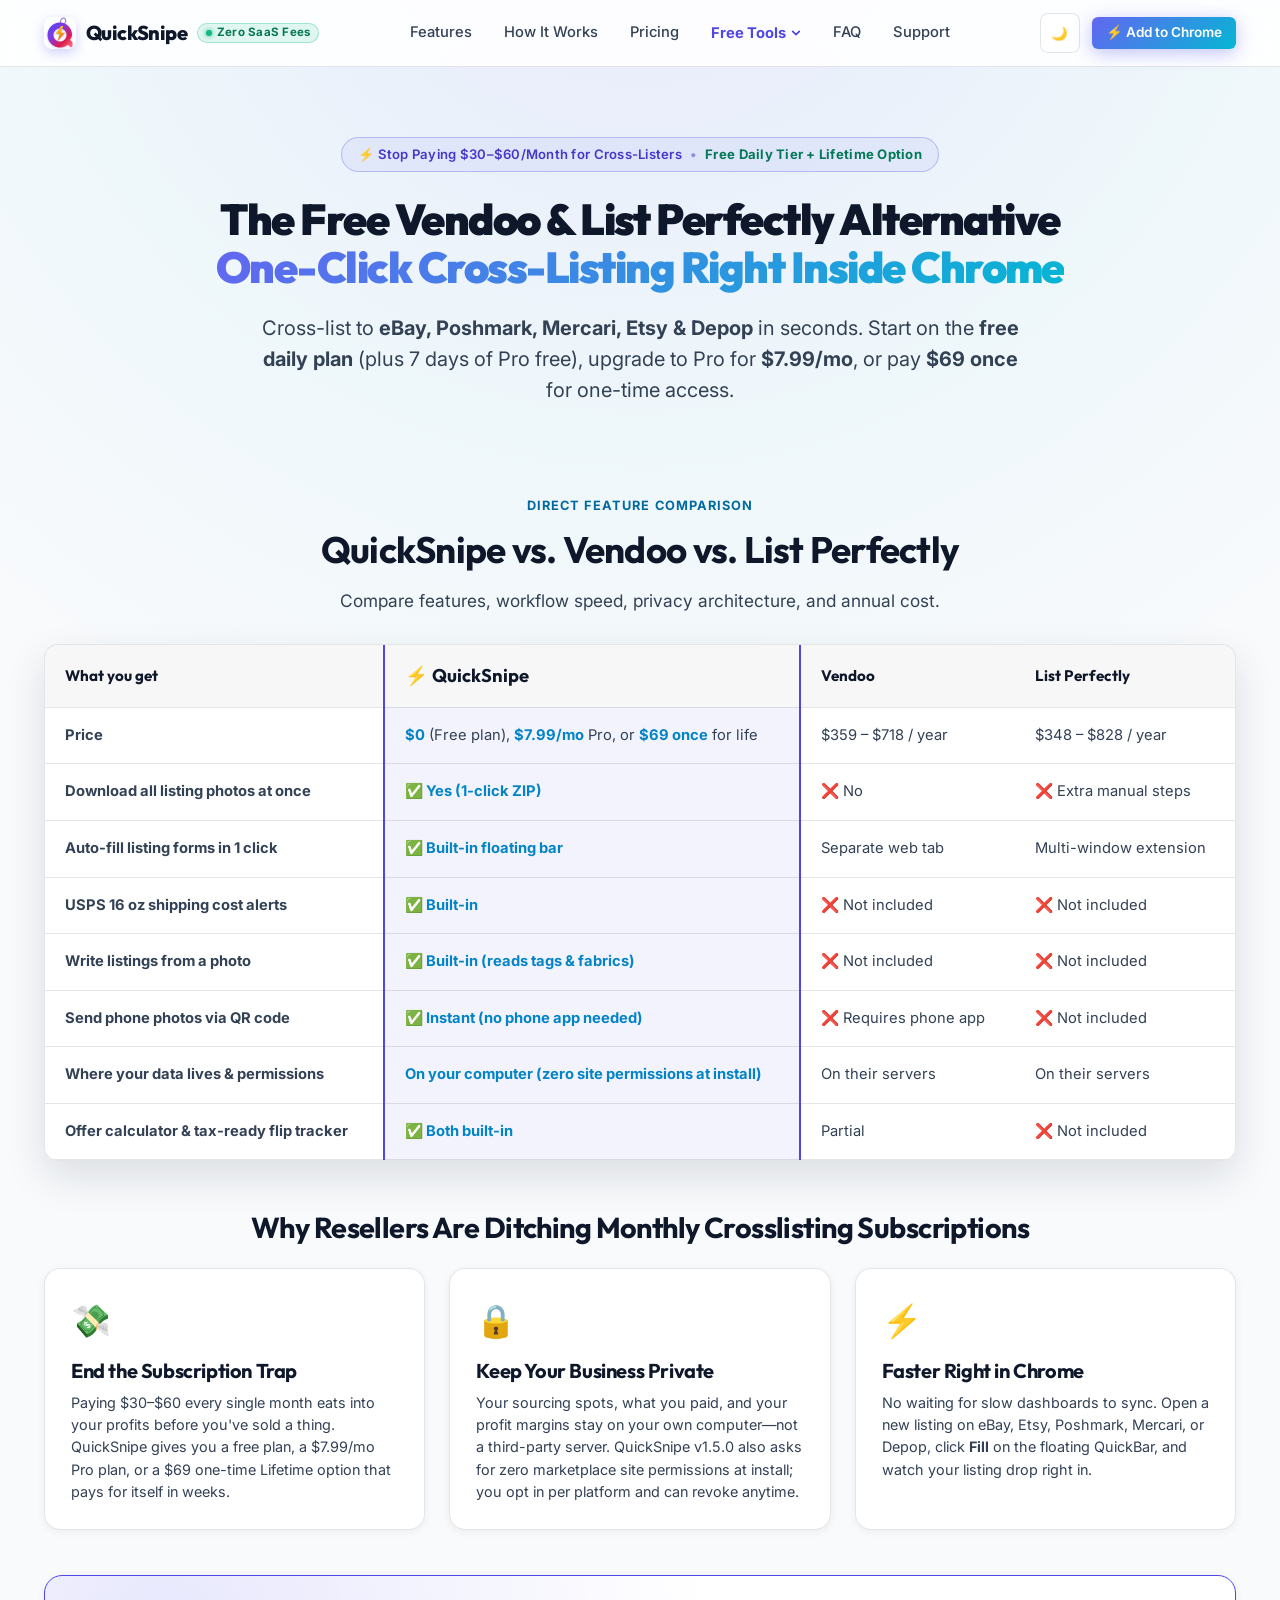
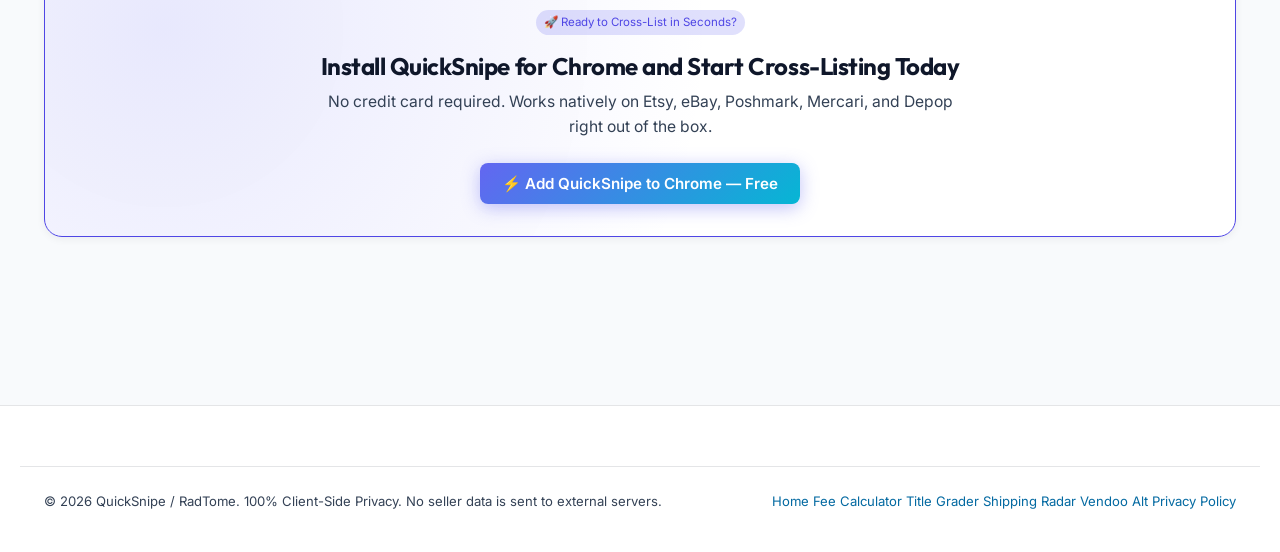
<file: docs/vendoo-alternative-byok.html>
<!DOCTYPE html>
<html lang="en" data-theme="dark">

<head>
  <meta charset="UTF-8">
  <meta name="viewport" content="width=device-width, initial-scale=1.0">

  <!-- Primary Meta Tags -->
  <title>Free Vendoo &amp; List Perfectly Alternative (No Monthly Fees) | QuickSnipe</title>
  <meta name="title" content="Free Vendoo &amp; List Perfectly Alternative (No Monthly Fees) | QuickSnipe">
  <meta name="description"
    content="Stop paying $30–$60/mo to cross-list. QuickSnipe posts to eBay, Poshmark, Mercari &amp; Etsy in one click, right inside Chrome. Free plan + $69 lifetime option.">
  <meta name="keywords"
    content="free vendoo alternative, list perfectly alternative free, crosslisting software without subscription, free cross lister chrome extension, crosslist alternative, best crosslisting tool 2026">
  <meta name="robots" content="index, follow, max-image-preview:large">
  <meta name="author" content="RadTome / QuickSnipe">
  <link rel="canonical" href="https://radtome.github.io/QuickSnipe-support/vendoo-alternative-byok.html">

  <!-- Favicon & Touch Icons -->
  <link rel="icon" type="image/png" sizes="16x16" href="assets/icon-16.png">
  <link rel="icon" type="image/png" sizes="48x48" href="assets/icon-48.png">
  <link rel="icon" type="image/png" sizes="128x128" href="assets/icon-128.png">
  <link rel="apple-touch-icon" href="assets/icon-128.png">

  <!-- Open Graph / Facebook -->
  <meta property="og:type" content="website">
  <meta property="og:url" content="https://radtome.github.io/QuickSnipe-support/vendoo-alternative-byok.html">
  <meta property="og:title" content="Free Vendoo &amp; List Perfectly Alternative (No Monthly Fees) | QuickSnipe">
  <meta property="og:description"
    content="Stop paying $30–$60/mo to cross-list. QuickSnipe posts to eBay, Poshmark, Mercari &amp; Etsy in one click, right inside Chrome. Free plan + $69 lifetime option.">
  <meta property="og:image" content="https://radtome.github.io/QuickSnipe-support/assets/github-social-preview.png">

  <!-- Twitter -->
  <meta name="twitter:card" content="summary_large_image">
  <meta name="twitter:url" content="https://radtome.github.io/QuickSnipe-support/vendoo-alternative-byok.html">
  <meta name="twitter:title" content="Free Vendoo &amp; List Perfectly Alternative (No Monthly Fees) | QuickSnipe">
  <meta name="twitter:description"
    content="Stop paying $30–$60/mo to cross-list. QuickSnipe posts to eBay, Poshmark, Mercari &amp; Etsy in one click, right inside Chrome. Free plan + $69 lifetime option.">
  <meta name="twitter:image" content="https://radtome.github.io/QuickSnipe-support/assets/github-social-preview.png">

  <!-- Stylesheet -->
  <link rel="stylesheet" href="styles.css">

  <!-- Schema.org JSON-LD -->
  <script type="application/ld+json">
  {
    "@context": "https://schema.org",
    "@graph": [
      {
        "@type": "SoftwareApplication",
        "name": "QuickSnipe Omnichannel Cross-Lister",
        "url": "https://radtome.github.io/QuickSnipe-support/vendoo-alternative-byok.html",
        "applicationCategory": "BusinessApplication",
        "operatingSystem": "Google Chrome",
        "offers": {
          "@type": "Offer",
          "price": "0",
          "priceCurrency": "USD",
          "description": "Free daily tier with zero subscription lock-in"
        },
        "aggregateRating": {
          "@type": "AggregateRating",
          "ratingValue": "5.0",
          "ratingCount": "1",
          "bestRating": "5"
        },
        "description": "Free Chrome cross-listing extension replacing Vendoo and List Perfectly with 1-click photo downloads, automatic form filling, and photo-to-listing.",
        "isSimilarTo": [
          {
            "@type": "SoftwareApplication",
            "name": "Vendoo"
          },
          {
            "@type": "SoftwareApplication",
            "name": "List Perfectly"
          }
        ]
      },
      {
        "@type": "BreadcrumbList",
        "itemListElement": [
          {
            "@type": "ListItem",
            "position": 1,
            "name": "Home",
            "item": "https://radtome.github.io/QuickSnipe-support/"
          },
          {
            "@type": "ListItem",
            "position": 2,
            "name": "Vendoo & List Perfectly Alternative",
            "item": "https://radtome.github.io/QuickSnipe-support/vendoo-alternative-byok.html"
          }
        ]
      }
    ]
  }
  </script>
</head>

<body>

  <!-- Accessible Skip Link -->
  <a href="#main-content" class="skip-link">Skip to main content</a>

  <!-- Sticky Glass Navigation -->
  <header class="site-header">
    <div class="container header-inner">
      <div class="header-brand-group">
        <a href="index.html" class="brand-link" aria-label="QuickSnipe Home">
          <img src="assets/icon.png" alt="QuickSnipe Icon" class="brand-icon" width="32" height="32">
          <span class="brand-title">QuickSnipe</span>
        </a>
        <span class="badge-version"><span class="status-dot" aria-hidden="true"></span>Zero SaaS Fees</span>
      </div>

      <nav aria-label="Main Navigation">
        <ul class="nav-links">
          <li><a href="index.html#features" class="nav-link">Features</a></li>
          <li><a href="index.html#how-it-works" class="nav-link">How It Works</a></li><li><a href="index.html#pricing" class="nav-link">Pricing</a></li>
          <li class="nav-item-dropdown">
            <button type="button" class="nav-dropdown-btn" aria-expanded="false" aria-haspopup="true" aria-controls="tools-dropdown-menu" style="color: var(--accent-primary); font-weight: 700;">
              <span>Free Tools</span>
              <svg class="dropdown-arrow" width="10" height="10" viewBox="0 0 12 12" fill="none" stroke="currentColor" stroke-width="2" stroke-linecap="round" stroke-linejoin="round" aria-hidden="true">
                <polyline points="2 4 6 8 10 4"></polyline>
              </svg>
            </button>
            <ul id="tools-dropdown-menu" class="dropdown-menu" role="menu">
              <li role="none">
                <a role="menuitem" href="marketplace-fee-calculator.html" class="dropdown-item">
                  <span class="dropdown-icon" aria-hidden="true">🧮</span>
                  <div class="dropdown-content">
                    <span class="dropdown-title">Fee Calculator</span>
                    <span class="dropdown-desc">Net profit &amp; breakeven for 9 platforms</span>
                  </div>
                </a>
              </li>
              <li role="none">
                <a role="menuitem" href="listing-title-grader.html" class="dropdown-item">
                  <span class="dropdown-icon" aria-hidden="true">⚡</span>
                  <div class="dropdown-content">
                    <span class="dropdown-title">Title Grader</span>
                    <span class="dropdown-desc">Amazon 249-byte &amp; SEO character meter</span>
                  </div>
                </a>
              </li>
              <li role="none">
                <a role="menuitem" href="shipping-weight-calculator.html" class="dropdown-item">
                  <span class="dropdown-icon" aria-hidden="true">⚖️</span>
                  <div class="dropdown-content">
                    <span class="dropdown-title">Shipping Radar</span>
                    <span class="dropdown-desc">USPS 16 oz Ground Advantage cliff alerts</span>
                  </div>
                </a>
              </li>
              <li role="none">
                <a role="menuitem" href="vendoo-alternative-byok.html" class="dropdown-item active" aria-current="page">
                  <span class="dropdown-icon" aria-hidden="true">🔄</span>
                  <div class="dropdown-content">
                    <span class="dropdown-title">Vendoo Alternative</span>
                    <span class="dropdown-desc">Stop paying monthly to cross-list</span>
                  </div>
                </a>
              </li>
            </ul>
          </li>
          <li><a href="index.html#faq" class="nav-link">FAQ</a></li>
          <li><a href="index.html#support" class="nav-link">Support</a></li>
        </ul>
      </nav>

      <div class="header-actions">
        <button id="theme-toggle-btn" class="btn-theme-toggle" aria-label="Toggle display theme">🌙</button>
        <a href="https://chromewebstore.google.com/detail/quicksnipe-ai-listing-res/aignalgmmlmnmofabamcdngdopabgkaa"
          target="_blank" rel="noopener noreferrer" class="btn btn-primary btn-sm">
          <span>⚡ Add to Chrome</span>
        </a>
        <button id="mobile-menu-btn" class="mobile-toggle" aria-label="Open navigation menu" aria-expanded="false" aria-controls="mobile-nav-drawer">
          <svg width="20" height="20" viewBox="0 0 24 24" fill="none" stroke="currentColor" stroke-width="2.2" stroke-linecap="round" stroke-linejoin="round" aria-hidden="true">
            <line x1="3" y1="6" x2="21" y2="6"></line>
            <line x1="3" y1="12" x2="21" y2="12"></line>
            <line x1="3" y1="18" x2="21" y2="18"></line>
          </svg>
        </button>
      </div>
    </div>
  </header>

  <!-- Accessible Mobile Navigation Drawer -->
  <div id="mobile-nav-drawer" class="mobile-nav-drawer" role="dialog" aria-modal="true" aria-label="Mobile Navigation" hidden>
    <div class="mobile-nav-backdrop" id="mobile-nav-backdrop"></div>
    <div class="mobile-nav-panel">
      <div class="mobile-nav-header">
        <a href="index.html" class="brand-link">
          <img src="assets/icon.png" alt="QuickSnipe Icon" class="brand-icon" width="28" height="28">
          <span class="brand-title">QuickSnipe</span>
        </a>
        <button id="mobile-menu-close" class="btn-close-mobile" aria-label="Close navigation menu">✕</button>
      </div>
      <nav class="mobile-nav-body">
        <div class="mobile-nav-section">
          <span class="mobile-section-label">Core Reseller Suite</span>
          <ul class="mobile-links-list">
            <li><a href="index.html#features" class="mobile-link">✨ Features</a></li><li><a href="index.html#how-it-works" class="mobile-link">🪄 How It Works</a></li><li><a href="index.html#pricing" class="mobile-link">💳 Pricing</a></li>
            <li><a href="index.html#cross-lister" class="mobile-link">⚡ 1-Click Omnichannel Cross-Lister</a></li>
            <li><a href="index.html#flip-crm" class="mobile-link">📊 Local-First Flip CRM</a></li>
            <li><a href="index.html#transfer-photos-phone-to-pc" class="mobile-link">📱 Snap Phone-to-PC (QR)</a></li>
          </ul>
        </div>
        <div class="mobile-nav-section">
          <span class="mobile-section-label">Free Web Calculators</span>
          <ul class="mobile-links-list">
            <li><a href="marketplace-fee-calculator.html" class="mobile-link">🧮 9-Platform Fee &amp; Profit Calculator</a></li>
            <li><a href="listing-title-grader.html" class="mobile-link">⚡ Listing Title Grader &amp; Byte Meter</a></li>
            <li><a href="shipping-weight-calculator.html" class="mobile-link">⚖️ USPS 16 oz Shipping Trap Radar</a></li>
            <li><a href="vendoo-alternative-byok.html" class="mobile-link active" aria-current="page">🔄 QuickSnipe vs. Vendoo</a></li>
          </ul>
        </div>
        <div class="mobile-nav-section">
          <span class="mobile-section-label">Support &amp; Community</span>
          <ul class="mobile-links-list">
            <li><a href="index.html#support" class="mobile-link">🛠️ Support &amp; Setup Hub</a></li>
            <li><a href="index.html#faq" class="mobile-link">❓ Frequently Asked Questions</a></li>
            <li><a href="https://github.com/RadTome/QuickSnipe-support" target="_blank" rel="noopener noreferrer" class="mobile-link">🐙 GitHub Repository ↗</a></li>
          </ul>
        </div>
        <div class="mobile-nav-cta">
          <a href="https://chromewebstore.google.com/detail/quicksnipe-ai-listing-res/aignalgmmlmnmofabamcdngdopabgkaa"
            target="_blank" rel="noopener noreferrer" class="btn btn-primary btn-block">
            <span>⚡ Add to Chrome — It's Free</span>
          </a>
        </div>
      </nav>
    </div>
  </div>

  <!-- Hero Section -->
  <section class="hero" id="main-content" style="padding-bottom: 40px;">
    <div class="container">
      <div class="hero-pill">
        <span>⚡ Stop Paying $30–$60/Month for Cross-Listers</span>
        <span style="opacity: 0.5;">•</span>
        <span style="color: var(--accent-emerald); font-weight: 700;">Free Daily Tier + Lifetime Option</span>
      </div>

      <h1 class="hero-title" style="font-size: 2.7rem;">
        The Free Vendoo &amp; List Perfectly Alternative<br>
        <span class="text-gradient">One-Click Cross-Listing Right Inside Chrome</span>
      </h1>

      <p class="hero-subtitle">
        Cross-list to <strong>eBay, Poshmark, Mercari, Etsy &amp; Depop</strong> in seconds. Start on the <strong>free daily plan</strong> (plus 7 days of Pro free), upgrade to Pro for <strong>$7.99/mo</strong>, or pay <strong>$69 once</strong> for one-time access.
      </p>
    </div>
  </section>

  <!-- Head-to-Head Comparison Table Section -->
  <section class="section-padding" style="padding-top: 10px;">
    <div class="container">
      <div class="section-header" style="text-align: center; margin-bottom: 30px;">
        <span class="section-eyebrow">Direct Feature Comparison</span>
        <h2 class="section-title">QuickSnipe vs. Vendoo vs. List Perfectly</h2>
        <p class="section-desc">
          Compare features, workflow speed, privacy architecture, and annual cost.
        </p>
      </div>

      <div class="comparison-table-wrapper" style="box-shadow: var(--shadow-lg);">
        <table class="comparison-table">
          <thead>
            <tr>
              <th>What you get</th>
              <th class="col-highlight" style="font-size: 1.15rem;">⚡ QuickSnipe</th>
              <th>Vendoo</th>
              <th>List Perfectly</th>
            </tr>
          </thead>
          <tbody>
            <tr>
              <td><strong>Price</strong></td>
              <td class="col-highlight"><strong>$0</strong> (Free plan), <strong>$7.99/mo</strong> Pro, or <strong>$69 once</strong> for life</td>
              <td>$359 – $718 / year</td>
              <td>$348 – $828 / year</td>
            </tr>
            <tr>
              <td><strong>Download all listing photos at once</strong></td>
              <td class="col-highlight"><strong>✅ Yes (1-click ZIP)</strong></td>
              <td>❌ No</td>
              <td>❌ Extra manual steps</td>
            </tr>
            <tr>
              <td><strong>Auto-fill listing forms in 1 click</strong></td>
              <td class="col-highlight"><strong>✅ Built-in floating bar</strong></td>
              <td>Separate web tab</td>
              <td>Multi-window extension</td>
            </tr>
            <tr>
              <td><strong>USPS 16 oz shipping cost alerts</strong></td>
              <td class="col-highlight"><strong>✅ Built-in</strong></td>
              <td>❌ Not included</td>
              <td>❌ Not included</td>
            </tr>
            <tr>
              <td><strong>Write listings from a photo</strong></td>
              <td class="col-highlight"><strong>✅ Built-in (reads tags &amp; fabrics)</strong></td>
              <td>❌ Not included</td>
              <td>❌ Not included</td>
            </tr>
            <tr>
              <td><strong>Send phone photos via QR code</strong></td>
              <td class="col-highlight"><strong>✅ Instant (no phone app needed)</strong></td>
              <td>❌ Requires phone app</td>
              <td>❌ Not included</td>
            </tr>
            <tr>
              <td><strong>Where your data lives &amp; permissions</strong></td>
              <td class="col-highlight"><strong>On your computer (zero site permissions at install)</strong></td>
              <td>On their servers</td>
              <td>On their servers</td>
            </tr>
            <tr>
              <td><strong>Offer calculator &amp; tax-ready flip tracker</strong></td>
              <td class="col-highlight"><strong>✅ Both built-in</strong></td>
              <td>Partial</td>
              <td>❌ Not included</td>
            </tr>
          </tbody>
        </table>
      </div>

      <!-- 3 Key Reasons Sellers Switch -->
      <div style="margin-top: 50px;">
        <h2 style="font-size: 1.8rem; color: var(--text-main); margin-bottom: 24px; text-align: center;">
          Why Resellers Are Ditching Monthly Crosslisting Subscriptions
        </h2>

        <div style="display: grid; grid-template-columns: repeat(auto-fit, minmax(280px, 1fr)); gap: 24px;">
          <div class="glass-card" style="padding: 26px; border-radius: 16px;">
            <div style="font-size: 2rem; margin-bottom: 12px;">💸</div>
            <h3 style="font-size: 1.25rem; color: var(--text-main); margin: 0 0 10px;">End the Subscription Trap</h3>
            <p style="font-size: 0.9rem; color: var(--text-muted); line-height: 1.55; margin: 0;">
              Paying $30–$60 every single month eats into your profits before you've sold a thing. QuickSnipe gives you a free plan, a $7.99/mo Pro plan, or a $69 one-time Lifetime option that pays for itself in weeks.
            </p>
          </div>

          <div class="glass-card" style="padding: 26px; border-radius: 16px;">
            <div style="font-size: 2rem; margin-bottom: 12px;">🔒</div>
            <h3 style="font-size: 1.25rem; color: var(--text-main); margin: 0 0 10px;">Keep Your Business Private</h3>
            <p style="font-size: 0.9rem; color: var(--text-muted); line-height: 1.55; margin: 0;">
              Your sourcing spots, what you paid, and your profit margins stay on your own computer—not a third-party server. QuickSnipe v1.5.0 also asks for zero marketplace site permissions at install; you opt in per platform and can revoke anytime.
            </p>
          </div>

          <div class="glass-card" style="padding: 26px; border-radius: 16px;">
            <div style="font-size: 2rem; margin-bottom: 12px;">⚡</div>
            <h3 style="font-size: 1.25rem; color: var(--text-main); margin: 0 0 10px;">Faster Right in Chrome</h3>
            <p style="font-size: 0.9rem; color: var(--text-muted); line-height: 1.55; margin: 0;">
              No waiting for slow dashboards to sync. Open a new listing on eBay, Etsy, Poshmark, Mercari, or Depop, click <strong>Fill</strong> on the floating QuickBar, and watch your listing drop right in.
            </p>
          </div>
        </div>
      </div>

      <!-- Feature Callout Banner -->
      <div class="glass-card" style="margin-top: 45px; padding: 32px; border-radius: 18px; border: 1px solid var(--accent-primary); background: radial-gradient(circle at 10% 20%, rgba(99, 102, 241, 0.15), transparent 50%), var(--bg-card); text-align: center;">
        <span class="badge-tag" style="background: rgba(99, 102, 241, 0.2); color: var(--accent-primary); border-color: var(--accent-primary); margin-bottom: 12px; display: inline-block;">
          🚀 Ready to Cross-List in Seconds?
        </span>
        <h3 style="font-size: 1.5rem; color: var(--text-main); margin: 6px 0 10px;">
          Install QuickSnipe for Chrome and Start Cross-Listing Today
        </h3>
        <p style="font-size: 0.98rem; color: var(--text-muted); max-width: 640px; margin: 0 auto 24px; line-height: 1.55;">
          No credit card required. Works natively on Etsy, eBay, Poshmark, Mercari, and Depop right out of the box.
        </p>
        <a href="https://chromewebstore.google.com/detail/quicksnipe-ai-listing-res/aignalgmmlmnmofabamcdngdopabgkaa"
          target="_blank" rel="noopener noreferrer" class="btn btn-primary btn-md">
          <span>⚡ Add QuickSnipe to Chrome — Free</span>
        </a>
      </div>
    </div>
  </section>

  <footer class="site-footer">
    <div class="container footer-bottom">
      <p>© 2026 QuickSnipe / RadTome. 100% Client-Side Privacy. No seller data is sent to external servers.</p>
      <div class="footer-bottom-links">
        <a href="index.html">Home</a>
        <a href="marketplace-fee-calculator.html">Fee Calculator</a>
        <a href="listing-title-grader.html">Title Grader</a>
        <a href="shipping-weight-calculator.html">Shipping Radar</a>
        <a href="vendoo-alternative-byok.html">Vendoo Alt</a>
        <a href="https://github.com/RadTome/QuickSnipe-support/blob/main/PRIVACY.md" target="_blank" rel="noopener noreferrer">Privacy Policy</a>
      </div>
    </div>
  </footer>

  <script src="app.js"></script>
</body>
</html>
</file>
<file: docs/styles.css>
/* ==========================================================================
   QuickSnipe Documentation & Sales Portal Stylesheet
   Modern Glassmorphic Design System (Cyber Dark & Light Glass)
   ========================================================================== */

@import url('https://fonts.googleapis.com/css2?family=Inter:wght@400;500;600;700&family=Outfit:wght@500;600;700;800;900&family=JetBrains+Mono:wght@400;500;600&display=swap');

:root {
  /* Color Tokens - Cyber Dark (Default) */
  --bg-base: #060913;
  --bg-surface: #0c1222;
  --bg-card: rgba(15, 23, 42, 0.75);
  --bg-card-hover: rgba(30, 41, 59, 0.85);
  --bg-glass: rgba(15, 23, 42, 0.65);
  --bg-input: rgba(15, 23, 42, 0.9);
  
  --border-subtle: rgba(255, 255, 255, 0.08);
  --border-glow: rgba(99, 102, 241, 0.35);
  --border-highlight: rgba(255, 255, 255, 0.16);

  --text-main: #f8fafc;
  --text-muted: #94a3b8;
  --text-dim: #8a99b4; /* WCAG AA on dark surfaces */
  --text-inverse: #090d16;

  --accent-primary: #6366f1;
  --accent-primary-hover: #4f46e5;
  --accent-secondary: #06b6d4;
  --accent-cyan: #38bdf8;
  --accent-emerald: #10b981;
  --accent-amber: #f59e0b;
  --accent-rose: #f43f5e;
  --accent-purple: #a855f7;
  --star-color: #f59e0b;

  --grad-primary: linear-gradient(135deg, #6366f1 0%, #06b6d4 100%);
  --grad-surface: linear-gradient(180deg, rgba(255, 255, 255, 0.04) 0%, rgba(255, 255, 255, 0.01) 100%);
  --grad-glow: radial-gradient(circle at 50% -20%, rgba(99, 102, 241, 0.25) 0%, rgba(6, 182, 212, 0.08) 50%, transparent 80%);

  --shadow-sm: 0 2px 8px rgba(0, 0, 0, 0.3);
  --shadow-md: 0 8px 24px rgba(0, 0, 0, 0.45);
  --shadow-lg: 0 16px 40px rgba(0, 0, 0, 0.6);
  --shadow-glow: 0 0 30px rgba(99, 102, 241, 0.3);
  --shadow-cyan-glow: 0 0 30px rgba(6, 182, 212, 0.3);

  --font-heading: 'Outfit', -apple-system, BlinkMacSystemFont, sans-serif;
  --font-body: 'Inter', -apple-system, BlinkMacSystemFont, sans-serif;
  --font-mono: 'JetBrains Mono', monospace;

  --radius-sm: 8px;
  --radius-md: 14px;
  --radius-lg: 20px;
  --radius-full: 9999px;

  --transition-fast: 0.18s cubic-bezier(0.16, 1, 0.3, 1);
  --transition-smooth: 0.3s cubic-bezier(0.16, 1, 0.3, 1);
}

/* Light Glass Theme */
[data-theme="light"] {
  --bg-base: #f8fafc;
  --bg-surface: #ffffff;
  --bg-card: rgba(255, 255, 255, 0.94);
  --bg-card-hover: rgba(241, 245, 249, 0.98);
  --bg-glass: rgba(255, 255, 255, 0.88);
  --bg-input: #ffffff;

  --border-subtle: rgba(15, 23, 42, 0.11);
  --border-glow: rgba(99, 102, 241, 0.35);
  --border-highlight: rgba(15, 23, 42, 0.22);

  --text-main: #0f172a;
  --text-muted: #334155;
  --text-dim: #5b6b84; /* WCAG AA on white surfaces */
  --text-inverse: #ffffff;

  --accent-primary: #4f46e5;
  --accent-primary-hover: #4338ca;
  --accent-secondary: #0891b2;
  --accent-cyan: #0369a1;    /* 5.4:1 contrast on white (WCAG AAA) */
  --accent-emerald: #047857; /* 4.8:1 contrast on white (WCAG AA) */
  --accent-amber: #b45309;   /* 5.1:1 contrast on white (WCAG AA) */
  --accent-rose: #be123c;    /* 5.5:1 contrast on white (WCAG AAA) */
  --accent-purple: #6d28d9;  /* 6.8:1 contrast on white (WCAG AAA) */
  --star-color: #b45309;     /* 5.1:1 contrast on white (WCAG AA) */

  --grad-surface: linear-gradient(180deg, rgba(255, 255, 255, 0.95) 0%, rgba(241, 245, 249, 0.85) 100%);
  --grad-glow: radial-gradient(circle at 50% -20%, rgba(99, 102, 241, 0.12) 0%, rgba(6, 182, 212, 0.04) 50%, transparent 80%);

  --shadow-sm: 0 2px 8px rgba(15, 23, 42, 0.06);
  --shadow-md: 0 8px 24px rgba(15, 23, 42, 0.08);
  --shadow-lg: 0 16px 40px rgba(15, 23, 42, 0.12);
  --shadow-glow: 0 0 25px rgba(99, 102, 241, 0.2);
}


/* Base Resets */
*, *::before, *::after {
  box-sizing: border-box;
  margin: 0;
  padding: 0;
}

html {
  scroll-behavior: smooth;
  scroll-padding-top: 88px;
  font-size: 16px;
  -webkit-text-size-adjust: 100%;
}

section[id],
.anchor-target,
.feature-row {
  scroll-margin-top: 88px;
}

body {
  font-family: var(--font-body);
  background-color: var(--bg-base);
  color: var(--text-main);
  line-height: 1.6;
  background-image: var(--grad-glow);
  background-repeat: no-repeat;
  background-attachment: fixed;
  background-size: 100% 900px;
  overflow-x: hidden;
  transition: background-color var(--transition-smooth), color var(--transition-smooth);
}

/* Typography */
h1, h2, h3, h4, h5, h6 {
  font-family: var(--font-heading);
  color: var(--text-main);
  line-height: 1.15;
  font-weight: 700;
  letter-spacing: -0.02em;
}

p {
  color: var(--text-muted);
}

a {
  color: var(--accent-cyan);
  text-decoration: none;
  transition: color var(--transition-fast);
}

a:hover {
  color: var(--accent-primary);
}

code {
  font-family: var(--font-mono);
  font-size: 0.88em;
  padding: 0.2em 0.4em;
  border-radius: var(--radius-sm);
  background: rgba(99, 102, 241, 0.12);
  color: #a5b4fc;
}

[data-theme="light"] code {
  background: rgba(99, 102, 241, 0.1);
  color: #4338ca;
}

/* Layout Utilities */
.container {
  width: 100%;
  max-width: 1240px;
  margin: 0 auto;
  padding: 0 24px;
}

.section-padding {
  padding: 88px 0;
}

@media (max-width: 768px) {
  .section-padding {
    padding: 60px 0;
  }
}

/* Accessible Skip Link & Global Focus */
.skip-link {
  position: absolute;
  top: -100px;
  left: 16px;
  background: var(--accent-primary);
  color: #ffffff !important;
  padding: 10px 18px;
  border-radius: var(--radius-sm);
  z-index: 1000;
  font-weight: 600;
  font-size: 0.9rem;
  text-decoration: none;
  box-shadow: var(--shadow-md);
  transition: top 0.2s ease;
}

.skip-link:focus {
  top: 16px;
  outline: 2px solid #ffffff;
  outline-offset: 2px;
}

a:focus-visible,
button:focus-visible,
input:focus-visible,
select:focus-visible,
summary:focus-visible {
  outline: 2px solid var(--accent-primary);
  outline-offset: 2px;
}

/* Header & Glass Navigation */
.site-header {
  position: sticky;
  top: 0;
  z-index: 100;
  background: var(--bg-glass);
  backdrop-filter: blur(16px);
  -webkit-backdrop-filter: blur(16px);
  border-bottom: 1px solid var(--border-subtle);
  transition: background var(--transition-smooth), border-color var(--transition-smooth);
}

.header-inner {
  display: flex;
  align-items: center;
  justify-content: space-between;
  height: 66px;
  gap: 16px;
}

.header-brand-group {
  display: flex;
  align-items: center;
  gap: 10px;
  flex-shrink: 0;
}

.brand-link {
  display: flex;
  align-items: center;
  gap: 10px;
  text-decoration: none;
}

.brand-icon {
  width: 32px;
  height: 32px;
  border-radius: 8px;
  box-shadow: 0 4px 12px rgba(99, 102, 241, 0.3);
}

.brand-title {
  font-family: var(--font-heading);
  font-size: 1.25rem;
  font-weight: 800;
  color: var(--text-main);
  letter-spacing: -0.03em;
}

.badge-version {
  display: inline-flex;
  align-items: center;
  gap: 5px;
  font-size: 0.72rem;
  font-weight: 700;
  padding: 3px 8px;
  border-radius: var(--radius-full);
  background: rgba(16, 185, 129, 0.12);
  color: var(--accent-emerald);
  border: 1px solid rgba(16, 185, 129, 0.3);
  white-space: nowrap;
  line-height: 1;
  letter-spacing: 0.02em;
}

.badge-version .status-dot {
  width: 6px;
  height: 6px;
  border-radius: 50%;
  background: #10b981;
  box-shadow: 0 0 5px #10b981;
  display: inline-block;
}

.badge-upcoming-pill {
  display: inline-flex;
  align-items: center;
  gap: 4px;
  font-size: 0.72rem;
  font-weight: 600;
  padding: 3px 9px;
  border-radius: var(--radius-full);
  background: rgba(99, 102, 241, 0.12);
  color: var(--accent-primary);
  border: 1px solid rgba(99, 102, 241, 0.25);
  text-decoration: none;
  white-space: nowrap;
  line-height: 1;
  letter-spacing: 0.02em;
  transition: all var(--transition-fast);
}

.badge-upcoming-pill:hover {
  background: rgba(99, 102, 241, 0.22);
  border-color: var(--accent-primary);
  transform: translateY(-1px);
}

/* Streamlined Main Desktop Nav */
.nav-links {
  display: flex;
  align-items: center;
  gap: 24px;
  list-style: none;
  white-space: nowrap;
  margin: 0;
  padding: 0;
}

.nav-link {
  font-size: 0.92rem;
  font-weight: 500;
  color: var(--text-muted);
  text-decoration: none;
  transition: color var(--transition-fast);
  display: inline-flex;
  align-items: center;
  gap: 6px;
  padding: 8px 4px;
}

.nav-link:hover,
.nav-link.active {
  color: var(--text-main);
}

.nav-link-badge {
  font-size: 0.68rem;
  font-weight: 700;
  padding: 2px 6px;
  border-radius: var(--radius-full);
  background: rgba(99, 102, 241, 0.16);
  color: var(--accent-primary);
  border: 1px solid rgba(99, 102, 241, 0.3);
  line-height: 1;
}

/* Nav Item Dropdown (Accessible Free Tools) */
.nav-item-dropdown {
  position: relative;
  display: inline-flex;
  align-items: center;
}

.nav-dropdown-btn {
  background: transparent;
  border: none;
  font-family: inherit;
  font-size: 0.92rem;
  font-weight: 500;
  color: var(--text-muted);
  cursor: pointer;
  display: inline-flex;
  align-items: center;
  gap: 5px;
  padding: 8px 4px;
  transition: color var(--transition-fast);
}

.nav-dropdown-btn:hover,
.nav-dropdown-btn[aria-expanded="true"],
.nav-item-dropdown:focus-within .nav-dropdown-btn {
  color: var(--text-main);
}

.dropdown-arrow {
  transition: transform var(--transition-fast);
}

.nav-item-dropdown:hover .dropdown-arrow,
.nav-dropdown-btn[aria-expanded="true"] .dropdown-arrow,
.nav-item-dropdown:focus-within .dropdown-arrow {
  transform: rotate(180deg);
}

.dropdown-menu {
  position: absolute;
  top: calc(100% + 8px);
  left: 50%;
  transform: translateX(-50%) translateY(6px);
  min-width: 330px;
  width: max-content;
  max-width: 380px;
  background: var(--bg-surface);
  border: 1px solid var(--border-subtle);
  border-radius: var(--radius-md);
  box-shadow: var(--shadow-lg), 0 10px 30px rgba(0, 0, 0, 0.45);
  padding: 8px;
  opacity: 0;
  visibility: hidden;
  pointer-events: none;
  transition: opacity 0.2s ease, transform 0.2s ease, visibility 0.2s ease;
  z-index: 120;
  backdrop-filter: blur(20px);
  -webkit-backdrop-filter: blur(20px);
  display: flex;
  flex-direction: column;
  gap: 4px;
  list-style: none;
  margin: 0;
}

/* Dropdown Open States (Hover, Focus-within, or aria-expanded) */
.nav-item-dropdown:hover .dropdown-menu,
.nav-item-dropdown:focus-within .dropdown-menu,
.dropdown-menu.is-open {
  opacity: 1;
  visibility: visible;
  pointer-events: auto;
  transform: translateX(-50%) translateY(0);
}

.dropdown-item {
  display: flex;
  align-items: center;
  gap: 12px;
  padding: 9px 12px;
  border-radius: var(--radius-sm);
  text-decoration: none;
  transition: background var(--transition-fast);
  color: var(--text-main);
}

.dropdown-item:hover,
.dropdown-item:focus {
  background: var(--bg-card-hover);
  text-decoration: none;
}

.dropdown-item.active {
  background: rgba(99, 102, 241, 0.12);
  border: 1px solid rgba(99, 102, 241, 0.25);
}

.dropdown-icon {
  font-size: 1.2rem;
  width: 34px;
  height: 34px;
  display: inline-flex;
  align-items: center;
  justify-content: center;
  border-radius: 8px;
  background: rgba(255, 255, 255, 0.05);
  flex-shrink: 0;
  border: 1px solid var(--border-subtle);
}

.dropdown-content {
  display: flex;
  flex-direction: column;
  gap: 2px;
}

.dropdown-title {
  font-size: 0.88rem;
  font-weight: 600;
  color: var(--text-main);
  line-height: 1.25;
}

.dropdown-desc {
  font-size: 0.74rem;
  color: var(--text-muted);
  line-height: 1.3;
}

.header-actions {
  display: flex;
  align-items: center;
  gap: 12px;
  flex-shrink: 0;
}

/* Theme Toggle Button */
.btn-theme-toggle {
  display: inline-flex;
  align-items: center;
  justify-content: center;
  width: 40px;
  height: 40px;
  border-radius: var(--radius-sm);
  background: var(--bg-card);
  border: 1px solid var(--border-subtle);
  color: var(--text-muted);
  cursor: pointer;
  transition: all var(--transition-fast);
}

.btn-theme-toggle:hover {
  color: var(--text-main);
  border-color: var(--border-highlight);
}

/* Mobile Hamburger Toggle Button */
.mobile-toggle {
  display: none;
  align-items: center;
  justify-content: center;
  width: 40px;
  height: 40px;
  border-radius: var(--radius-sm);
  background: var(--bg-card);
  border: 1px solid var(--border-subtle);
  color: var(--text-main);
  cursor: pointer;
  transition: all var(--transition-fast);
  padding: 0;
}

.mobile-toggle:hover {
  border-color: var(--border-highlight);
  background: var(--bg-card-hover);
}

/* Accessible Mobile Navigation Drawer */
.mobile-nav-drawer {
  position: fixed;
  inset: 0;
  z-index: 1000;
  display: flex;
  justify-content: flex-end;
  visibility: hidden;
  transition: visibility 0.25s ease;
}

.mobile-nav-drawer.is-open {
  visibility: visible;
}

.mobile-nav-backdrop {
  position: absolute;
  inset: 0;
  background: rgba(0, 0, 0, 0.65);
  backdrop-filter: blur(6px);
  -webkit-backdrop-filter: blur(6px);
  opacity: 0;
  transition: opacity 0.25s ease;
}

.mobile-nav-drawer.is-open .mobile-nav-backdrop {
  opacity: 1;
}

.mobile-nav-panel {
  position: relative;
  width: 100%;
  max-width: 360px;
  height: 100%;
  background: var(--bg-surface);
  border-left: 1px solid var(--border-subtle);
  display: flex;
  flex-direction: column;
  transform: translateX(100%);
  transition: transform 0.28s cubic-bezier(0.16, 1, 0.3, 1);
  overflow-y: auto;
  box-shadow: -10px 0 35px rgba(0, 0, 0, 0.5);
  padding: 20px 22px;
  box-sizing: border-box;
}

.mobile-nav-drawer.is-open .mobile-nav-panel {
  transform: translateX(0);
}

.mobile-nav-header {
  display: flex;
  align-items: center;
  justify-content: space-between;
  padding-bottom: 14px;
  border-bottom: 1px solid var(--border-subtle);
  margin-bottom: 18px;
}

.btn-close-mobile {
  width: 36px;
  height: 36px;
  border-radius: var(--radius-sm);
  background: var(--bg-card);
  border: 1px solid var(--border-subtle);
  color: var(--text-main);
  display: flex;
  align-items: center;
  justify-content: center;
  font-size: 1.1rem;
  cursor: pointer;
  transition: all var(--transition-fast);
}

.btn-close-mobile:hover {
  background: var(--bg-card-hover);
  border-color: var(--border-highlight);
}

.mobile-nav-body {
  display: flex;
  flex-direction: column;
  gap: 20px;
}

.mobile-nav-section {
  display: flex;
  flex-direction: column;
  gap: 6px;
}

.mobile-section-label {
  font-size: 0.72rem;
  font-weight: 700;
  text-transform: uppercase;
  letter-spacing: 0.08em;
  color: var(--text-dim);
  padding-left: 6px;
  margin-bottom: 2px;
}

.mobile-links-list {
  list-style: none;
  display: flex;
  flex-direction: column;
  gap: 3px;
  margin: 0;
  padding: 0;
}

.mobile-link {
  display: flex;
  align-items: center;
  gap: 10px;
  min-height: 44px;
  padding: 10px 12px;
  font-size: 0.94rem;
  font-weight: 500;
  color: var(--text-main);
  text-decoration: none;
  border-radius: var(--radius-sm);
  transition: background var(--transition-fast), color var(--transition-fast);
}

.mobile-link:hover,
.mobile-link:focus {
  background: var(--bg-card-hover);
  color: var(--accent-primary);
}

.mobile-link.active {
  background: rgba(99, 102, 241, 0.12);
  color: var(--accent-primary);
  font-weight: 600;
  border: 1px solid rgba(99, 102, 241, 0.25);
}

.mobile-nav-cta {
  margin-top: 8px;
  padding-top: 16px;
  border-top: 1px solid var(--border-subtle);
}

.btn-block {
  width: 100%;
}

/* Buttons */
.btn {
  display: inline-flex;
  align-items: center;
  justify-content: center;
  gap: 8px;
  font-family: var(--font-body);
  font-weight: 600;
  font-size: 0.95rem;
  padding: 10px 22px;
  border-radius: var(--radius-sm);
  cursor: pointer;
  transition: all var(--transition-smooth);
  text-decoration: none;
  border: none;
  line-height: 1.4;
  white-space: nowrap;
}

.btn-primary {
  background: var(--grad-primary);
  color: #ffffff !important;
  box-shadow: 0 4px 18px rgba(99, 102, 241, 0.4);
}

.btn-primary:hover {
  transform: translateY(-2px);
  box-shadow: 0 8px 26px rgba(99, 102, 241, 0.6);
  filter: brightness(1.08);
}

.btn-secondary {
  background: var(--bg-card);
  color: var(--text-main) !important;
  border: 1px solid var(--border-subtle);
  backdrop-filter: blur(8px);
}

.btn-secondary:hover {
  background: var(--bg-card-hover);
  border-color: var(--border-highlight);
  transform: translateY(-2px);
}

.btn-sm {
  padding: 6px 14px;
  font-size: 0.85rem;
  border-radius: 6px;
}

.btn-lg {
  padding: 14px 30px;
  font-size: 1.08rem;
  border-radius: var(--radius-md);
  font-weight: 700;
}

/* Hero Section */
.hero {
  padding: 70px 0 60px;
  text-align: center;
  position: relative;
}

.hero-pill {
  display: inline-flex;
  align-items: center;
  gap: 8px;
  padding: 6px 16px;
  border-radius: var(--radius-full);
  background: rgba(99, 102, 241, 0.12);
  border: 1px solid rgba(99, 102, 241, 0.35);
  color: #c7d2fe;
  font-size: 0.82rem;
  font-weight: 600;
  margin-bottom: 24px;
  letter-spacing: 0.02em;
}

[data-theme="light"] .hero-pill {
  color: #4338ca;
  background: rgba(99, 102, 241, 0.08);
}

.hero-title {
  font-size: 3.4rem;
  font-weight: 900;
  max-width: 960px;
  margin: 0 auto 22px;
  letter-spacing: -0.035em;
  line-height: 1.1;
}

.text-gradient {
  background: var(--grad-primary);
  -webkit-background-clip: text;
  background-clip: text;
  -webkit-text-fill-color: transparent;
}

.hero-subtitle {
  font-size: 1.25rem;
  max-width: 780px;
  margin: 0 auto 36px;
  color: var(--text-muted);
  line-height: 1.55;
}

.hero-cta-group {
  display: flex;
  align-items: center;
  justify-content: center;
  gap: 16px;
  flex-wrap: wrap;
  margin-bottom: 28px;
}

.hero-trust-bar {
  display: flex;
  align-items: center;
  justify-content: center;
  gap: 20px;
  font-size: 0.85rem;
  color: var(--text-dim);
  flex-wrap: wrap;
  margin-bottom: 50px;
}

.hero-trust-bar span {
  display: inline-flex;
  align-items: center;
  gap: 6px;
}

/* Hero Showcase Frame */
.hero-showcase {
  max-width: 1040px;
  margin: 0 auto;
  position: relative;
}

.showcase-frame {
  position: relative;
  border-radius: var(--radius-lg);
  overflow: hidden;
  box-shadow: var(--shadow-lg), var(--shadow-glow);
  border: 1px solid var(--border-highlight);
  background: var(--bg-surface);
}

.showcase-frame img {
  display: block;
  width: 100%;
  height: auto;
  transition: transform 0.4s ease;
}

/* Floating Feature Badges */
.floating-pill {
  position: absolute;
  background: var(--bg-glass);
  backdrop-filter: blur(12px);
  -webkit-backdrop-filter: blur(12px);
  border: 1px solid var(--border-highlight);
  border-radius: var(--radius-full);
  padding: 8px 16px;
  font-size: 0.8rem;
  font-weight: 600;
  color: var(--text-main);
  box-shadow: var(--shadow-md);
  display: flex;
  align-items: center;
  gap: 8px;
  z-index: 10;
  animation: float 4s ease-in-out infinite;
}

.floating-pill-1 {
  top: -16px;
  left: 30px;
}

.floating-pill-2 {
  bottom: 20px;
  right: 30px;
  animation-delay: 2s;
}

@keyframes float {
  0%, 100% { transform: translateY(0); }
  50% { transform: translateY(-8px); }
}

/* Section Headers */
.section-header {
  text-align: center;
  max-width: 760px;
  margin: 0 auto 56px;
}

.section-eyebrow {
  display: inline-block;
  font-size: 0.8rem;
  font-weight: 700;
  text-transform: uppercase;
  letter-spacing: 0.08em;
  color: var(--accent-cyan);
  margin-bottom: 12px;
}

.section-title {
  font-size: 2.3rem;
  margin-bottom: 16px;
}

.section-desc {
  font-size: 1.08rem;
  color: var(--text-muted);
}

/* Cards & Glass Containers */
.glass-card {
  background: var(--bg-card);
  backdrop-filter: blur(16px);
  -webkit-backdrop-filter: blur(16px);
  border: 1px solid var(--border-subtle);
  border-radius: var(--radius-md);
  padding: 28px;
  box-shadow: var(--shadow-sm);
  transition: transform var(--transition-smooth), border-color var(--transition-smooth), box-shadow var(--transition-smooth);
}

.glass-card:hover {
  border-color: var(--border-highlight);
  box-shadow: var(--shadow-md);
}

/* Comparison Table (QuickSnipe vs SaaS) */
.comparison-table-wrapper {
  overflow-x: auto;
  border-radius: var(--radius-md);
  border: 1px solid var(--border-subtle);
  background: var(--bg-card);
  box-shadow: var(--shadow-md);
}

.comparison-table {
  width: 100%;
  border-collapse: collapse;
  text-align: left;
}

.comparison-table th, .comparison-table td {
  padding: 16px 20px;
  border-bottom: 1px solid var(--border-subtle);
}

.comparison-table th {
  font-family: var(--font-heading);
  font-size: 0.95rem;
  font-weight: 700;
  background: rgba(0, 0, 0, 0.2);
  color: var(--text-main);
}

[data-theme="light"] .comparison-table th {
  background: rgba(0, 0, 0, 0.03);
}

.comparison-table td {
  font-size: 0.92rem;
  color: var(--text-muted);
}

.col-highlight {
  background: rgba(99, 102, 241, 0.08);
  border-left: 2px solid var(--accent-primary);
  border-right: 2px solid var(--accent-primary);
}

.col-highlight strong {
  color: #38bdf8;
}

[data-theme="light"] .col-highlight strong {
  color: #0284c7;
}

/* Interactive Sandbox Grid */
.sandbox-grid {
  display: grid;
  grid-template-columns: repeat(auto-fit, minmax(320px, 1fr));
  gap: 24px;
}

@media (max-width: 900px) {
  .sandbox-grid {
    grid-template-columns: 1fr;
  }
}

.sandbox-box {
  background: var(--bg-card);
  border: 1px solid var(--border-subtle);
  border-radius: var(--radius-md);
  padding: 28px;
  box-shadow: var(--shadow-md);
}

.sandbox-header {
  display: flex;
  align-items: center;
  justify-content: space-between;
  margin-bottom: 20px;
}

.sandbox-title {
  font-size: 1.25rem;
  display: flex;
  align-items: center;
  gap: 10px;
}

.form-group {
  margin-bottom: 16px;
}

.form-label {
  display: block;
  font-size: 0.85rem;
  font-weight: 600;
  margin-bottom: 6px;
  color: var(--text-muted);
}

.form-input, .form-select, .form-textarea {
  width: 100%;
  padding: 10px 14px;
  border-radius: var(--radius-sm);
  background: var(--bg-input);
  border: 1px solid var(--border-subtle);
  color: var(--text-main);
  font-family: var(--font-body);
  font-size: 0.92rem;
  transition: border-color var(--transition-fast), box-shadow var(--transition-fast);
}

.form-input:focus, .form-select:focus, .form-textarea:focus {
  outline: none;
  border-color: var(--accent-primary);
  box-shadow: 0 0 0 3px rgba(99, 102, 241, 0.25);
}

/* Calculator Output Grid */
.calc-results-grid {
  display: grid;
  grid-template-columns: repeat(2, 1fr);
  gap: 12px;
  margin-top: 20px;
  padding-top: 18px;
  border-top: 1px solid var(--border-subtle);
}

.calc-stat-box {
  background: rgba(255, 255, 255, 0.03);
  border: 1px solid var(--border-subtle);
  border-radius: var(--radius-sm);
  padding: 12px 14px;
}

[data-theme="light"] .calc-stat-box {
  background: rgba(0, 0, 0, 0.02);
}

.calc-stat-label {
  font-size: 0.75rem;
  text-transform: uppercase;
  letter-spacing: 0.04em;
  color: var(--text-dim);
}

.calc-stat-val {
  font-family: var(--font-heading);
  font-size: 1.4rem;
  font-weight: 800;
  color: var(--text-main);
  margin-top: 4px;
}

.val-profit {
  color: var(--accent-emerald) !important;
}

/* LQS Title Score Meter */
.lqs-score-display {
  display: flex;
  align-items: center;
  justify-content: space-between;
  padding: 14px;
  background: rgba(255, 255, 255, 0.03);
  border: 1px solid var(--border-subtle);
  border-radius: var(--radius-sm);
  margin-top: 14px;
}

.lqs-grade-badge {
  font-family: var(--font-heading);
  font-size: 2rem;
  font-weight: 900;
  padding: 4px 18px;
  border-radius: var(--radius-sm);
  line-height: 1;
}

.grade-s { background: rgba(16, 185, 129, 0.2); color: #34d399; border: 1px solid #10b981; }
.grade-a { background: rgba(6, 182, 212, 0.2); color: #38bdf8; border: 1px solid #06b6d4; }
.grade-b { background: rgba(245, 158, 11, 0.2); color: #fbbf24; border: 1px solid #f59e0b; }
.grade-c { background: rgba(244, 63, 94, 0.2); color: #fb7185; border: 1px solid #f43f5e; }

.meter-bar-container {
  height: 8px;
  border-radius: var(--radius-full);
  background: rgba(255, 255, 255, 0.1);
  overflow: hidden;
  margin-top: 8px;
}

.meter-bar-fill {
  height: 100%;
  border-radius: var(--radius-full);
  background: var(--grad-primary);
  width: 0%;
  transition: width var(--transition-smooth);
}

/* Carousel Section */
.carousel-wrapper {
  position: relative;
  max-width: 1060px;
  margin: 0 auto;
}

.carousel-slides {
  position: relative;
  border-radius: var(--radius-lg);
  overflow: hidden;
  border: 1px solid var(--border-highlight);
  box-shadow: var(--shadow-lg);
  background: var(--bg-surface);
}

.carousel-slide {
  display: none;
  animation: fadeIn 0.4s ease;
}

.carousel-slide.active {
  display: block;
}

.carousel-slide img {
  width: 100%;
  display: block;
}

.carousel-caption {
  padding: 20px 28px;
  background: var(--bg-card);
  border-top: 1px solid var(--border-subtle);
  display: flex;
  align-items: center;
  justify-content: space-between;
  flex-wrap: wrap;
  gap: 12px;
}

.carousel-nav-tabs {
  display: flex;
  justify-content: center;
  gap: 8px;
  margin-bottom: 20px;
  flex-wrap: wrap;
}

.carousel-tab-btn {
  background: var(--bg-card);
  border: 1px solid var(--border-subtle);
  color: var(--text-muted);
  padding: 8px 18px;
  border-radius: var(--radius-full);
  font-size: 0.85rem;
  font-weight: 600;
  cursor: pointer;
  transition: all var(--transition-fast);
}

.carousel-tab-btn:hover {
  color: var(--text-main);
  border-color: var(--border-highlight);
}

.carousel-tab-btn.active {
  background: var(--accent-primary);
  color: #ffffff;
  border-color: var(--accent-primary);
  box-shadow: 0 2px 12px rgba(99, 102, 241, 0.4);
}

/* Marketplaces Grid */
.marketplaces-grid {
  display: grid;
  grid-template-columns: repeat(auto-fit, minmax(320px, 1fr));
  gap: 24px;
}

.marketplace-card {
  background: var(--bg-card);
  border: 1px solid var(--border-subtle);
  border-radius: var(--radius-md);
  padding: 24px;
  transition: transform var(--transition-smooth), border-color var(--transition-smooth);
  display: flex;
  flex-direction: column;
  justify-content: space-between;
}

.marketplace-card:hover {
  transform: translateY(-4px);
  border-color: var(--border-glow);
}

.marketplace-header {
  display: flex;
  align-items: center;
  justify-content: space-between;
  margin-bottom: 14px;
}

.marketplace-name {
  font-size: 1.2rem;
  font-weight: 700;
  display: flex;
  align-items: center;
  gap: 8px;
}

.badge-tag {
  font-size: 0.72rem;
  padding: 3px 8px;
  border-radius: var(--radius-full);
  background: rgba(255, 255, 255, 0.08);
  color: var(--text-muted);
}

.marketplace-bullets {
  list-style: none;
  font-size: 0.88rem;
  color: var(--text-muted);
  margin-top: 14px;
}

.marketplace-bullets li {
  margin-bottom: 8px;
  display: flex;
  align-items: flex-start;
  gap: 8px;
}

/* BYOK AI Providers Section */
.byok-grid {
  display: grid;
  grid-template-columns: repeat(auto-fit, minmax(280px, 1fr));
  gap: 20px;
}

.byok-card {
  background: var(--bg-card);
  border: 1px solid var(--border-subtle);
  border-radius: var(--radius-md);
  padding: 22px;
  transition: transform var(--transition-fast), border-color var(--transition-fast);
}

.byok-card:hover {
  border-color: var(--border-glow);
  transform: translateY(-2px);
}

.byok-badge-free {
  font-size: 0.7rem;
  padding: 2px 8px;
  border-radius: var(--radius-full);
  background: rgba(16, 185, 129, 0.12);
  color: var(--accent-emerald);
  border: 1px solid var(--accent-emerald);
  font-weight: 700;
  text-transform: uppercase;
}


/* FAQ Accordion & Search */
.faq-search-box {
  max-width: 580px;
  margin: 0 auto 36px;
  position: relative;
}

.faq-search-input {
  width: 100%;
  padding: 14px 20px 14px 44px;
  border-radius: var(--radius-full);
  background: var(--bg-card);
  border: 1px solid var(--border-subtle);
  color: var(--text-main);
  font-size: 0.95rem;
  box-shadow: var(--shadow-sm);
  transition: all var(--transition-fast);
}

.faq-search-input:focus {
  outline: none;
  border-color: var(--accent-primary);
  box-shadow: 0 0 0 3px rgba(99, 102, 241, 0.25);
}

.faq-search-icon {
  position: absolute;
  left: 18px;
  top: 50%;
  transform: translateY(-50%);
  color: var(--text-dim);
  font-size: 1rem;
}

.faq-list {
  max-width: 860px;
  margin: 0 auto;
}

.faq-item {
  background: var(--bg-card);
  border: 1px solid var(--border-subtle);
  border-radius: var(--radius-md);
  margin-bottom: 12px;
  overflow: hidden;
  transition: border-color var(--transition-fast);
}

.faq-item.open {
  border-color: var(--border-highlight);
}

.faq-question {
  width: 100%;
  text-align: left;
  padding: 18px 24px;
  background: none;
  border: none;
  font-family: var(--font-heading);
  font-size: 1.05rem;
  font-weight: 600;
  color: var(--text-main);
  cursor: pointer;
  display: flex;
  align-items: center;
  justify-content: space-between;
  gap: 16px;
}

.faq-icon {
  font-size: 1.2rem;
  color: var(--text-dim);
  transition: transform var(--transition-fast);
}

.faq-item.open .faq-icon {
  transform: rotate(180deg);
  color: var(--accent-primary);
}

.faq-answer {
  padding: 0 24px 20px;
  font-size: 0.92rem;
  color: var(--text-muted);
  line-height: 1.6;
  display: none;
}

.faq-item.open .faq-answer {
  display: block;
}

/* SEO Footer */
.site-footer {
  background: var(--bg-surface);
  border-top: 1px solid var(--border-subtle);
  padding: 60px 0 40px;
  margin-top: 80px;
}

.footer-grid {
  display: grid;
  grid-template-columns: 2fr repeat(3, 1fr);
  gap: 40px;
  margin-bottom: 40px;
}

@media (max-width: 860px) {
  .footer-grid {
    grid-template-columns: 1fr 1fr;
  }
}

@media (max-width: 540px) {
  .footer-grid {
    grid-template-columns: 1fr;
  }
}

.footer-col h4 {
  font-size: 0.92rem;
  text-transform: uppercase;
  letter-spacing: 0.06em;
  margin-bottom: 16px;
  color: var(--text-main);
}

.footer-col ul {
  list-style: none;
}

.footer-col li {
  margin-bottom: 10px;
}

.footer-col a {
  font-size: 0.88rem;
  color: var(--text-dim);
  transition: color var(--transition-fast);
}

.footer-col a:hover {
  color: var(--text-main);
}

.footer-bottom {
  padding-top: 24px;
  border-top: 1px solid var(--border-subtle);
  display: flex;
  align-items: center;
  justify-content: space-between;
  font-size: 0.82rem;
  color: var(--text-dim);
  flex-wrap: wrap;
  gap: 12px;
}

/* Toast */
.toast-notice {
  position: fixed;
  bottom: 24px;
  right: 24px;
  background: var(--bg-card);
  backdrop-filter: blur(16px);
  border: 1px solid var(--accent-emerald);
  color: #34d399;
  padding: 12px 20px;
  border-radius: var(--radius-sm);
  font-size: 0.88rem;
  font-weight: 600;
  box-shadow: var(--shadow-md);
  z-index: 1000;
  opacity: 0;
  transform: translateY(10px);
  pointer-events: none;
  transition: all var(--transition-smooth);
}

.toast-notice.show {
  opacity: 1;
  transform: translateY(0);
}

/* Animations */
@keyframes fadeIn {
  from { opacity: 0; transform: scale(0.98); }
  to { opacity: 1; transform: scale(1); }
}

/* Mobile Responsiveness */
/* Responsive Navigation Breakpoints */
@media (max-width: 960px) {
  .nav-links {
    display: none;
  }
  .mobile-toggle {
    display: inline-flex;
  }
}

@media (max-width: 640px) {
  .header-actions .btn-primary {
    display: none;
  }
  .badge-version {
    display: none;
  }
  .header-inner {
    gap: 8px;
  }
}

@media (max-width: 768px) {
  .hero-title {
    font-size: 2.3rem;
  }
  .hero-subtitle {
    font-size: 1.05rem;
  }
  .floating-pill {
    display: none;
  }
}

/* Technical Details Drawer & Reassurance Elements */
.hero-subtrust {
  margin-top: 14px;
  font-size: 0.9rem;
  color: var(--accent-emerald);
  font-weight: 600;
  display: flex;
  align-items: center;
  justify-content: center;
  gap: 8px;
}

.tech-specs-wrapper {
  margin-top: 36px;
  width: 100%;
}

.tech-specs-details {
  background: var(--bg-card);
  border: 1px solid var(--border-subtle);
  border-radius: var(--radius-md);
  padding: 16px 22px;
  text-align: left;
  transition: border-color var(--transition-smooth);
}

.tech-specs-details[open] {
  border-color: var(--border-highlight);
}

.tech-specs-summary {
  font-family: var(--font-heading);
  font-size: 0.95rem;
  font-weight: 600;
  color: var(--accent-cyan);
  cursor: pointer;
  user-select: none;
  display: flex;
  align-items: center;
  gap: 8px;
}

.tech-specs-summary:hover {
  color: var(--accent-primary);
}

.tech-specs-content {
  margin-top: 18px;
  padding-top: 16px;
  border-top: 1px solid var(--border-subtle);
  font-size: 0.88rem;
  color: var(--text-muted);
  line-height: 1.6;
}

.tech-specs-table {
  width: 100%;
  border-collapse: collapse;
  margin-top: 14px;
  font-size: 0.84rem;
}

.tech-specs-table th, .tech-specs-table td {
  padding: 10px 14px;
  border-bottom: 1px solid var(--border-subtle);
  text-align: left;
}

.tech-specs-table th {
  color: var(--text-main);
  background: rgba(0, 0, 0, 0.15);
}

[data-theme="light"] .tech-specs-table th {
  background: rgba(0, 0, 0, 0.04);
}

/* Step Flow & Tutorial High-Contrast Cards */
.step-flow-card {
  background: rgba(255, 255, 255, 0.03);
  border: 1px solid var(--border-subtle);
  border-radius: 12px;
  padding: 18px;
  transition: border-color var(--transition-fast), transform var(--transition-fast);
}

.step-flow-card:hover {
  border-color: var(--border-highlight);
}

.step-flow-card strong {
  color: var(--text-main);
  font-size: 0.95rem;
  display: block;
  margin-bottom: 6px;
}

.step-flow-card p {
  font-size: 0.82rem;
  color: var(--text-muted);
  line-height: 1.45;
  margin: 0;
}

[data-theme="light"] .step-flow-card {
  background: #ffffff;
  border: 1px solid rgba(15, 23, 42, 0.12);
  box-shadow: 0 2px 10px rgba(15, 23, 42, 0.04);
}

[data-theme="light"] .step-flow-card strong {
  color: #0f172a;
}

[data-theme="light"] .step-flow-card p {
  color: #475569;
}

.tutorial-flow-box {
  background: var(--bg-card);
  border: 1px solid var(--border-subtle);
  border-radius: 16px;
  padding: 32px;
  max-width: 1000px;
  margin: 0 auto;
  box-shadow: var(--shadow-sm);
}

.tutorial-flow-box h3 {
  font-size: 1.35rem;
  color: var(--text-main);
  margin-bottom: 16px;
  text-align: center;
}

.tutorial-flow-box ol {
  margin: 0;
  padding-left: 20px;
  line-height: 1.8;
  font-size: 0.92rem;
  color: var(--text-muted);
}

.tutorial-flow-box li {
  margin-bottom: 10px;
}

.tutorial-flow-box li strong {
  color: var(--text-main);
}

[data-theme="light"] .tutorial-flow-box {
  background: #ffffff;
  border: 1px solid rgba(15, 23, 42, 0.12);
  box-shadow: 0 4px 20px rgba(15, 23, 42, 0.06);
}

[data-theme="light"] .tutorial-flow-box h3 {
  color: #0f172a;
}

[data-theme="light"] .tutorial-flow-box ol,
[data-theme="light"] .tutorial-flow-box li {
  color: #334155;
}

[data-theme="light"] .tutorial-flow-box li strong {
  color: #0f172a;
}

[data-theme="light"] .tutorial-flow-box code {
  background: #f1f5f9;
  color: #0f172a;
  border: 1px solid #e2e8f0;
}

/* ==========================================================================
   Release Showcase (v1.4.2 Live in Web Store)
   ========================================================================== */

.badge-live {
  display: inline-flex;
  align-items: center;
  gap: 6px;
  font-size: 0.72rem;
  font-weight: 700;
  padding: 3px 10px;
  border-radius: var(--radius-full);
  background: rgba(16, 185, 129, 0.14);
  color: var(--accent-emerald);
  border: 1px solid rgba(16, 185, 129, 0.35);
  white-space: nowrap;
  line-height: 1;
  letter-spacing: 0.02em;
}

.badge-submitted {
  display: inline-flex;
  align-items: center;
  gap: 6px;
  font-size: 0.72rem;
  font-weight: 700;
  padding: 3px 10px;
  border-radius: var(--radius-full);
  background: rgba(245, 158, 11, 0.14);
  color: var(--accent-amber);
  border: 1px solid rgba(245, 158, 11, 0.35);
  white-space: nowrap;
  line-height: 1;
  letter-spacing: 0.02em;
}

.status-dot-amber {
  width: 7px;
  height: 7px;
  border-radius: 50%;
  background: var(--accent-amber);
  box-shadow: 0 0 7px var(--accent-amber);
  display: inline-block;
  animation: pulse-amber 2s infinite ease-in-out;
}

@keyframes pulse-amber {
  0% { transform: scale(0.9); box-shadow: 0 0 0 0 rgba(245, 158, 11, 0.7); }
  70% { transform: scale(1.1); box-shadow: 0 0 0 6px rgba(245, 158, 11, 0); }
  100% { transform: scale(0.9); box-shadow: 0 0 0 0 rgba(245, 158, 11, 0); }
}

.upcoming-stage-card {
  background: var(--bg-card);
  backdrop-filter: blur(12px);
  border: 1px solid var(--border-subtle);
  border-radius: var(--radius-md);
  padding: 20px;
  display: flex;
  flex-direction: column;
  gap: 8px;
  position: relative;
  overflow: hidden;
  transition: all var(--transition-fast);
}

.upcoming-stage-card:hover {
  border-color: var(--border-glow);
  transform: translateY(-2px);
  box-shadow: var(--shadow-md);
}

.upcoming-stage-card::before {
  content: '';
  position: absolute;
  top: 0;
  left: 0;
  width: 100%;
  height: 3px;
  background: var(--grad-primary);
}

.upcoming-stage-card.stage-live::before {
  background: linear-gradient(90deg, #10b981 0%, #6366f1 100%);
}

.upcoming-stage-card.stage-submitted::before {
  background: linear-gradient(90deg, #f59e0b 0%, #ec4899 100%);
}

.upcoming-feature-grid {
  display: grid;
  grid-template-columns: repeat(auto-fit, minmax(320px, 1fr));
  gap: 22px;
  margin-top: 28px;
}

.upcoming-feature-item {
  background: var(--bg-card);
  backdrop-filter: blur(14px);
  border: 1px solid var(--border-subtle);
  border-radius: var(--radius-md);
  padding: 26px;
  display: flex;
  flex-direction: column;
  justify-content: space-between;
  transition: all var(--transition-smooth);
  position: relative;
}

.upcoming-feature-item:hover {
  border-color: var(--border-glow);
  transform: translateY(-3px);
  box-shadow: var(--shadow-md), 0 0 25px rgba(99, 102, 241, 0.12);
}

.upcoming-feature-tag {
  display: inline-flex;
  align-items: center;
  gap: 4px;
  font-size: 0.72rem;
  font-weight: 700;
  text-transform: uppercase;
  letter-spacing: 0.05em;
  padding: 3px 8px;
  border-radius: var(--radius-full);
  margin-bottom: 12px;
  width: fit-content;
}

.upcoming-feature-link {
  display: inline-flex;
  align-items: center;
  gap: 6px;
  font-size: 0.85rem;
  font-weight: 600;
  color: var(--accent-primary);
  text-decoration: none;
  margin-top: 14px;
  transition: gap var(--transition-fast);
}

.upcoming-feature-link:hover {
  gap: 10px;
}

[data-theme="light"] .upcoming-stage-card,
[data-theme="light"] .upcoming-feature-item {
  background: #ffffff;
  border: 1px solid rgba(15, 23, 42, 0.12);
  box-shadow: 0 4px 16px rgba(15, 23, 42, 0.05);
}

[data-theme="light"] .upcoming-stage-card:hover,
[data-theme="light"] .upcoming-feature-item:hover {
  border-color: var(--accent-primary);
  box-shadow: 0 8px 24px rgba(79, 70, 229, 0.12);
}




/* ==========================================================================
   Marketing Landing Components (Homepage refresh)
   Plain-language, benefit-led sections for non-technical sellers.
   ========================================================================== */

.hero-title-xl { font-size: 3.6rem; }
.hero-lede { font-size: 1.2rem; max-width: 720px; margin: 0 auto 28px; line-height: 1.6; color: var(--text-muted); }
.hero-lede strong { color: var(--text-main); }
.hero-microcopy { margin-top: 14px; font-size: 0.9rem; color: var(--text-muted); display: flex; justify-content: center; flex-wrap: wrap; gap: 6px 18px; }
.hero-microcopy span::before { content: "✓ "; color: var(--accent-emerald); font-weight: 800; }

.section-alt { background: rgba(255, 255, 255, 0.015); border-top: 1px solid var(--border-subtle); border-bottom: 1px solid var(--border-subtle); }
[data-theme="light"] .section-alt { background: rgba(15, 23, 42, 0.025); }

/* Stats band */
.stats-band { display: grid; grid-template-columns: repeat(4, 1fr); gap: 16px; max-width: 1100px; margin: 0 auto; }
.stat-item { text-align: center; padding: 22px 12px; border-radius: var(--radius-md); background: var(--bg-card); border: 1px solid var(--border-subtle); }
.stat-number { font-family: var(--font-heading); font-size: 2.3rem; font-weight: 900; line-height: 1.1; background: var(--grad-primary); -webkit-background-clip: text; background-clip: text; -webkit-text-fill-color: transparent; }
.stat-label { font-size: 0.92rem; color: var(--text-muted); margin-top: 6px; }

/* Pain points */
.pain-grid { display: grid; grid-template-columns: repeat(auto-fit, minmax(230px, 1fr)); gap: 18px; max-width: 1100px; margin: 0 auto; }
.pain-card { padding: 24px; border-radius: var(--radius-md); background: var(--bg-card); border: 1px solid var(--border-subtle); }
.pain-card .pain-emoji { font-size: 1.9rem; margin-bottom: 10px; display: block; }
.pain-card h3 { font-size: 1.12rem; margin-bottom: 8px; }
.pain-card p { font-size: 0.93rem; line-height: 1.55; }
.pain-resolve { text-align: center; margin: 36px auto 0; font-family: var(--font-heading); font-size: 1.5rem; font-weight: 800; color: var(--text-main); max-width: 760px; }

/* How it works */
.steps-grid { display: grid; grid-template-columns: repeat(3, 1fr); gap: 22px; max-width: 1100px; margin: 0 auto; counter-reset: step; }
.step-card { position: relative; padding: 30px 26px 26px; border-radius: var(--radius-lg); background: var(--bg-card); border: 1px solid var(--border-subtle); text-align: center; }
.step-card::before { counter-increment: step; content: counter(step); position: absolute; top: -18px; left: 50%; transform: translateX(-50%); width: 38px; height: 38px; border-radius: 50%; background: var(--grad-primary); color: #fff; font-family: var(--font-heading); font-weight: 900; font-size: 1.1rem; display: flex; align-items: center; justify-content: center; box-shadow: var(--shadow-glow); }
.step-card .step-emoji { font-size: 2.4rem; display: block; margin: 8px 0 12px; }
.step-card h3 { font-size: 1.25rem; margin-bottom: 8px; }
.step-card p { font-size: 0.95rem; line-height: 1.55; }

/* Alternating feature rows */
.feature-rows { display: flex; flex-direction: column; gap: 88px; max-width: 1140px; margin: 0 auto; }
.feature-row { display: grid; grid-template-columns: 1fr 1fr; gap: 56px; align-items: center; scroll-margin-top: 90px; }
.feature-row.reverse .feature-media { order: 2; }
.feature-media { border-radius: var(--radius-lg); overflow: hidden; border: 1px solid var(--border-highlight); box-shadow: var(--shadow-lg), var(--shadow-glow); background: #000; }
.feature-media img { display: block; width: 100%; height: auto; }
.feature-kicker { display: inline-block; font-size: 0.78rem; font-weight: 800; text-transform: uppercase; letter-spacing: 0.08em; color: var(--accent-cyan); margin-bottom: 10px; }
.feature-copy h3 { font-size: 2rem; line-height: 1.15; margin-bottom: 14px; }
.feature-copy > p { font-size: 1.05rem; line-height: 1.65; margin-bottom: 18px; }
.check-list { list-style: none; display: flex; flex-direction: column; gap: 10px; margin-bottom: 22px; }
.check-list li { position: relative; padding-left: 30px; font-size: 0.98rem; color: var(--text-muted); line-height: 1.5; }
.check-list li::before { content: "✓"; position: absolute; left: 0; top: 1px; width: 20px; height: 20px; border-radius: 50%; background: rgba(16, 185, 129, 0.15); color: var(--accent-emerald); font-weight: 900; font-size: 0.75rem; display: flex; align-items: center; justify-content: center; }
.check-list li strong { color: var(--text-main); }
.feature-link { font-weight: 700; font-size: 0.95rem; }

/* Mini feature grid ("and so much more") */
.mini-feature-grid { display: grid; grid-template-columns: repeat(auto-fit, minmax(240px, 1fr)); gap: 16px; max-width: 1100px; margin: 0 auto; }
.mini-feature { padding: 20px; border-radius: var(--radius-md); background: var(--bg-card); border: 1px solid var(--border-subtle); display: flex; gap: 14px; align-items: flex-start; }
.mini-feature .mini-emoji { font-size: 1.6rem; flex-shrink: 0; line-height: 1; }
.mini-feature h3 { font-size: 1rem; margin-bottom: 4px; }
.mini-feature p { font-size: 0.88rem; line-height: 1.5; }

/* Marketplace pills */
.market-pills { display: flex; flex-wrap: wrap; justify-content: center; gap: 12px; max-width: 960px; margin: 0 auto; }
.market-pill { padding: 12px 22px; border-radius: var(--radius-full); background: var(--bg-card); border: 1px solid var(--border-highlight); font-family: var(--font-heading); font-weight: 700; font-size: 1.05rem; color: var(--text-main); }

/* Simple comparison table */
.compare-simple td:nth-child(2), .compare-simple th:nth-child(2), .compare-simple td:nth-child(3), .compare-simple th:nth-child(3) { text-align: center; }
.compare-simple .yes { color: var(--accent-emerald); font-weight: 800; }
.compare-simple .no { color: var(--accent-rose); font-weight: 800; }

/* Pricing */
.pricing-grid { display: grid; grid-template-columns: repeat(3, 1fr); gap: 22px; max-width: 1100px; margin: 0 auto; align-items: stretch; }
.price-card { position: relative; display: flex; flex-direction: column; padding: 32px 28px; border-radius: var(--radius-lg); background: var(--bg-card); border: 1px solid var(--border-subtle); }
.price-card.featured { border: 2px solid var(--accent-primary); box-shadow: var(--shadow-glow); }
.price-badge { position: absolute; top: -14px; left: 50%; transform: translateX(-50%); padding: 4px 14px; border-radius: var(--radius-full); background: var(--grad-primary); color: #fff; font-size: 0.75rem; font-weight: 800; letter-spacing: 0.04em; text-transform: uppercase; white-space: nowrap; }
.price-name { font-family: var(--font-heading); font-size: 1.3rem; font-weight: 800; color: var(--text-main); }
.price-amount { font-family: var(--font-heading); font-size: 2.8rem; font-weight: 900; color: var(--text-main); margin: 10px 0 2px; line-height: 1; }
.price-amount small { font-size: 1rem; font-weight: 600; color: var(--text-muted); }
.price-note { font-size: 0.88rem; color: var(--text-muted); margin-bottom: 20px; min-height: 2.6em; }
.price-card .check-list { flex-grow: 1; }
.pricing-footnote { text-align: center; margin: 28px auto 0; max-width: 760px; font-size: 0.95rem; color: var(--text-muted); }

/* Trust / safety band */
.trust-grid { display: grid; grid-template-columns: repeat(auto-fit, minmax(240px, 1fr)); gap: 18px; max-width: 1100px; margin: 0 auto; }
.trust-item { text-align: center; padding: 26px 20px; }
.trust-item .trust-emoji { font-size: 2.2rem; display: block; margin-bottom: 10px; }
.trust-item h3 { font-size: 1.12rem; margin-bottom: 6px; }
.trust-item p { font-size: 0.93rem; line-height: 1.55; }

/* What's new strip */
.new-strip { display: grid; grid-template-columns: repeat(auto-fit, minmax(220px, 1fr)); gap: 14px; max-width: 1100px; margin: 0 auto; }
.new-item { padding: 18px 20px; border-radius: var(--radius-md); background: var(--bg-card); border: 1px solid var(--border-subtle); border-left: 3px solid var(--accent-emerald); }
.new-item strong { display: block; color: var(--text-main); font-size: 1rem; margin-bottom: 4px; }
.new-item span { font-size: 0.88rem; color: var(--text-muted); line-height: 1.5; }

/* Final CTA */
.final-cta { text-align: center; max-width: 900px; margin: 0 auto; padding: 56px 32px; border-radius: var(--radius-lg); border: 1px solid var(--border-glow); background: linear-gradient(135deg, rgba(99, 102, 241, 0.16) 0%, rgba(6, 182, 212, 0.12) 100%); box-shadow: var(--shadow-glow); }
.final-cta h2 { font-size: 2.4rem; margin-bottom: 14px; }
.final-cta p { font-size: 1.1rem; margin: 0 auto 26px; max-width: 640px; }

@media (max-width: 960px) {
  .feature-row, .feature-row.reverse { grid-template-columns: 1fr; gap: 28px; }
  .feature-row.reverse .feature-media { order: 0; }
  .pricing-grid { grid-template-columns: 1fr; max-width: 480px; }
  .steps-grid { grid-template-columns: 1fr; max-width: 520px; gap: 34px; }
  .stats-band { grid-template-columns: repeat(2, 1fr); }
}

@media (max-width: 640px) {
  .hero-title-xl { font-size: 2.3rem; }
  .hero-lede { font-size: 1.05rem; }
  .feature-copy h3 { font-size: 1.6rem; }
  .final-cta h2 { font-size: 1.8rem; }
  .stat-number { font-size: 1.8rem; }
  .feature-rows { gap: 64px; }
}

/* ================= Marketing Overhaul v1.4.5 (Nov 2026) ================= */

/* Problem -> QuickSnipe Fix paired grid */
.ps-head-row { display: none; }
.ps-grid { display: flex; flex-direction: column; gap: 14px; max-width: 1080px; margin: 0 auto; }
.ps-row { display: grid; grid-template-columns: 1fr 54px 1fr; align-items: stretch; }
.ps-label { display: block; font-size: 0.68rem; font-weight: 800; letter-spacing: 0.14em; text-transform: uppercase; margin-bottom: 8px; }
.ps-problem { position: relative; padding: 18px 20px; border-radius: var(--radius-md); background: rgba(244, 63, 94, 0.07); border: 1px solid rgba(244, 63, 94, 0.28); }
.ps-problem .ps-label { color: var(--accent-rose); }
.ps-problem h3 { font-size: 1.06rem; margin-bottom: 6px; color: var(--text-main); }
.ps-problem p { font-size: 0.9rem; line-height: 1.5; color: var(--text-muted); }
.ps-solution { position: relative; padding: 18px 20px; border-radius: var(--radius-md); background: rgba(16, 185, 129, 0.08); border: 1px solid rgba(16, 185, 129, 0.32); display: flex; flex-direction: column; }
.ps-solution .ps-label { color: var(--accent-emerald); }
.ps-solution h3 { font-size: 1.06rem; margin-bottom: 6px; color: var(--text-main); }
.ps-solution p { font-size: 0.9rem; line-height: 1.5; color: var(--text-muted); margin-bottom: 10px; }
.ps-solution a.ps-link { font-size: 0.86rem; font-weight: 700; margin-top: auto; }
.ps-arrow { display: flex; align-items: center; justify-content: center; color: var(--accent-emerald); font-size: 1.5rem; font-weight: 900; }
.ps-save { display: inline-flex; align-items: center; gap: 6px; align-self: flex-start; margin-top: 8px; padding: 3px 10px; border-radius: var(--radius-full); background: rgba(16, 185, 129, 0.16); border: 1px solid rgba(16, 185, 129, 0.4); color: var(--accent-emerald); font-size: 0.72rem; font-weight: 800; letter-spacing: 0.02em; text-transform: uppercase; }

/* v1.4.5 Spotlight panel */
.v145-spotlight { position: relative; max-width: 1100px; margin: 0 auto; border-radius: var(--radius-lg); padding: 2px; background: var(--grad-primary); box-shadow: var(--shadow-glow), var(--shadow-lg); }
.v145-inner { position: relative; overflow: hidden; border-radius: calc(var(--radius-lg) - 2px); background: radial-gradient(1200px 500px at 15% -10%, rgba(99, 102, 241, 0.35), transparent 60%), radial-gradient(900px 500px at 95% 110%, rgba(6, 182, 212, 0.28), transparent 60%), #0a0f22; padding: 40px 40px 34px; }
.v145-version { position: absolute; right: -8px; top: -28px; font-family: var(--font-heading); font-size: clamp(5rem, 16vw, 9rem); font-weight: 900; line-height: 1; color: rgba(255, 255, 255, 0.05); user-select: none; pointer-events: none; }
.v145-eyebrow { display: inline-flex; align-items: center; gap: 8px; padding: 5px 14px; border-radius: var(--radius-full); background: rgba(16, 185, 129, 0.15); border: 1px solid rgba(16, 185, 129, 0.45); color: #34d399; font-size: 0.72rem; font-weight: 800; letter-spacing: 0.12em; text-transform: uppercase; margin-bottom: 14px; }
.v145-live-dot { width: 8px; height: 8px; border-radius: 50%; background: #34d399; box-shadow: 0 0 10px #34d399; animation: v145-pulse 1.6s ease-in-out infinite; }
@keyframes v145-pulse { 0%, 100% { opacity: 1; transform: scale(1); } 50% { opacity: 0.5; transform: scale(0.75); } }
.v145-title { font-family: var(--font-heading); font-size: clamp(1.7rem, 4vw, 2.5rem); font-weight: 800; color: #f8fafc; line-height: 1.12; margin-bottom: 10px; max-width: 780px; }
.v145-title .text-gradient { background: linear-gradient(135deg, #a5b4fc 0%, #67e8f9 100%); -webkit-background-clip: text; background-clip: text; -webkit-text-fill-color: transparent; }
.v145-sub { color: #a9b4d0; font-size: 1.02rem; line-height: 1.6; max-width: 660px; margin-bottom: 26px; }
.v145-grid { display: grid; grid-template-columns: repeat(3, 1fr); gap: 14px; }
.v145-item { padding: 18px 18px 16px; border-radius: var(--radius-md); background: rgba(15, 23, 42, 0.72); border: 1px solid rgba(148, 163, 184, 0.18); transition: transform var(--transition-fast), border-color var(--transition-fast); }
.v145-item:hover { transform: translateY(-3px); border-color: rgba(103, 232, 249, 0.4); }
.v145-item svg { width: 26px; height: 26px; stroke: #67e8f9; margin-bottom: 10px; }
.v145-item h3 { color: #f1f5f9; font-size: 0.98rem; margin-bottom: 5px; }
.v145-item p { color: #94a3b8; font-size: 0.84rem; line-height: 1.5; }
.v145-cta-row { display: flex; align-items: center; gap: 18px; flex-wrap: wrap; margin-top: 26px; }
.v145-note { color: #7c8aa5; font-size: 0.8rem; }

/* Feature tag chip + figure caption */
.feature-tag { display: inline-flex; align-items: center; gap: 6px; padding: 3px 10px; margin-left: 10px; border-radius: var(--radius-full); background: rgba(245, 158, 11, 0.14); border: 1px solid rgba(245, 158, 11, 0.45); color: var(--accent-amber); font-size: 0.68rem; font-weight: 800; letter-spacing: 0.08em; text-transform: uppercase; vertical-align: middle; }
.feature-figure { position: relative; }
.feature-figure figcaption { padding: 10px 14px; font-size: 0.78rem; color: var(--text-dim); border-top: 1px solid var(--border-subtle); background: var(--bg-card); }
.feature-media img { cursor: zoom-in; }

/* Lightbox */
.lightbox-overlay { position: fixed; inset: 0; z-index: 9999; background: rgba(2, 6, 23, 0.88); display: flex; align-items: center; justify-content: center; padding: 24px; opacity: 0; pointer-events: none; transition: opacity 0.22s ease; }
.lightbox-overlay.is-open { opacity: 1; pointer-events: auto; }
.lightbox-img { max-width: min(1200px, 96vw); max-height: 86vh; border-radius: var(--radius-md); border: 1px solid var(--border-highlight); box-shadow: var(--shadow-lg); }
.lightbox-close { position: absolute; top: 18px; right: 22px; width: 44px; height: 44px; border-radius: var(--radius-full); border: 1px solid var(--border-highlight); background: rgba(15, 23, 42, 0.8); color: #f8fafc; font-size: 1.3rem; cursor: pointer; }
.lightbox-close:hover { background: rgba(30, 41, 59, 0.9); }

/* Savings (ROI) calculator */
.savings-shell { max-width: 1100px; margin: 0 auto; display: grid; grid-template-columns: 1.05fr 1fr; gap: 22px; align-items: stretch; }
.savings-controls, .savings-results { padding: 26px; border-radius: var(--radius-lg); background: var(--bg-card); border: 1px solid var(--border-subtle); }
.savings-results { display: flex; flex-direction: column; gap: 12px; border: 1px solid var(--border-glow); box-shadow: var(--shadow-glow); }
.slider-row { margin-bottom: 20px; }
.slider-row output { font-family: var(--font-heading); font-weight: 800; color: var(--accent-cyan); }
.slider-row input[type="range"] { width: 100%; margin-top: 8px; accent-color: var(--accent-primary); height: 6px; cursor: pointer; }
.savings-big { text-align: center; padding: 18px 12px 14px; border-radius: var(--radius-md); background: linear-gradient(135deg, rgba(99, 102, 241, 0.16), rgba(6, 182, 212, 0.12)); border: 1px solid var(--border-glow); }
.savings-big .savings-big-num { font-family: var(--font-heading); font-weight: 900; font-size: 2.6rem; line-height: 1; background: var(--grad-primary); -webkit-background-clip: text; background-clip: text; -webkit-text-fill-color: transparent; }
.savings-big .savings-big-label { font-size: 0.82rem; color: var(--text-muted); margin-top: 6px; }
.savings-mini-grid { display: grid; grid-template-columns: 1fr 1fr; gap: 12px; }
.savings-verdict { text-align: center; font-size: 0.92rem; color: var(--text-muted); line-height: 1.55; }
.savings-verdict strong { color: var(--text-main); }

/* Recent releases mini-list */
.release-list { display: flex; gap: 10px; flex-wrap: wrap; justify-content: center; margin-top: 18px; }
.release-chip { font-size: 0.8rem; font-weight: 700; color: var(--text-muted); padding: 6px 14px; border-radius: var(--radius-full); border: 1px solid var(--border-subtle); background: var(--bg-card); text-decoration: none; }
.release-chip:hover { color: var(--text-main); border-color: var(--border-highlight); }

/* Star rating svg inline alignment */
.stars-inline {
  display: inline-flex;
  align-items: center;
  gap: 2px;
  vertical-align: -2px;
  color: var(--star-color);
  line-height: 1;
}
.stars-inline svg {
  width: 15px;
  height: 15px;
  fill: currentColor;
  flex-shrink: 0;
  display: block;
}

/* Hero Marketplace Strip */
.hero-market-strip { display: flex; align-items: center; justify-content: center; flex-wrap: wrap; gap: 8px; margin-top: 18px; max-width: 900px; margin-left: auto; margin-right: auto; }
.hero-market-label { font-size: 0.75rem; font-weight: 700; color: var(--text-dim); text-transform: uppercase; letter-spacing: 0.08em; margin-right: 4px; }
.hero-market-badge { font-size: 0.76rem; font-weight: 700; padding: 4px 11px; border-radius: var(--radius-full); background: var(--bg-card); border: 1px solid var(--border-subtle); color: var(--text-muted); transition: border-color var(--transition-fast), color var(--transition-fast); }
.hero-market-badge:hover { color: var(--text-main); border-color: var(--border-glow); }

/* Savings Presets */
.savings-presets { margin-bottom: 20px; display: flex; flex-direction: column; gap: 8px; }
.savings-presets-label { font-size: 0.76rem; font-weight: 800; text-transform: uppercase; letter-spacing: 0.08em; color: var(--text-dim); }
.savings-preset-buttons { display: flex; gap: 8px; flex-wrap: wrap; }
.preset-btn { font-family: var(--font-body); font-size: 0.82rem; font-weight: 700; padding: 7px 13px; border-radius: var(--radius-sm); background: var(--bg-surface); border: 1px solid var(--border-subtle); color: var(--text-muted); cursor: pointer; transition: all var(--transition-fast); }
.preset-btn:hover { border-color: var(--border-highlight); color: var(--text-main); transform: translateY(-1px); }
.preset-btn.active { background: rgba(99, 102, 241, 0.16); border-color: var(--accent-primary); color: var(--text-main); box-shadow: 0 0 12px rgba(99, 102, 241, 0.25); }

/* Trust badge footer */
.reviews-footer-trust { text-align: center; margin-top: 32px; }
.cws-trust-badge { display: inline-flex; align-items: center; gap: 10px; flex-wrap: wrap; justify-content: center; padding: 10px 20px; border-radius: var(--radius-full); background: var(--bg-card); border: 1px solid var(--border-subtle); font-size: 0.86rem; color: var(--text-muted); }
.cws-trust-badge strong { color: var(--text-main); }
.cws-reviews-link { color: var(--accent-cyan); font-weight: 700; text-decoration: none; margin-left: 6px; }
.cws-reviews-link:hover { text-decoration: underline; }

/* Pricing Card Enhancements */
.promo-pill-inline { display: inline-flex; align-items: center; gap: 6px; margin-top: 8px; padding: 4px 10px; border-radius: var(--radius-full); background: rgba(99, 102, 241, 0.16); border: 1px solid rgba(99, 102, 241, 0.45); color: var(--text-main); font-size: 0.75rem; font-weight: 700; }
.promo-pill-inline strong { color: var(--accent-cyan); }

@media (max-width: 1024px) {
  .v145-grid { grid-template-columns: repeat(2, 1fr); }
}
@media (max-width: 960px) {
  .ps-row { grid-template-columns: 1fr; gap: 8px; }
  .ps-arrow { transform: rotate(90deg); height: 34px; font-size: 1.2rem; }
  .savings-shell { grid-template-columns: 1fr; }
  .v145-inner { padding: 28px 20px; }
}
@media (max-width: 640px) {
  .v145-grid { grid-template-columns: 1fr; }
  .savings-mini-grid { grid-template-columns: 1fr; }
}

/* ================= UX & v1.5.0 Landing Enhancements ================= */

/* Quiet utility support links under Hero CTA */
.hero-utility-links {
  display: flex;
  align-items: center;
  justify-content: center;
  flex-wrap: wrap;
  gap: 8px 14px;
  margin-top: 14px;
  font-size: 0.86rem;
  color: var(--text-dim);
}
.hero-utility-links a {
  color: var(--text-muted);
  font-weight: 600;
  text-decoration: underline;
  text-underline-offset: 3px;
}
.hero-utility-links a:hover {
  color: var(--accent-cyan);
}

/* Single compact above-the-fold trust strip */
.hero-trust-strip {
  display: inline-flex;
  align-items: center;
  justify-content: center;
  flex-wrap: wrap;
  gap: 8px 16px;
  margin: 22px auto 0;
  padding: 9px 18px;
  border-radius: var(--radius-full);
  background: var(--bg-card);
  border: 1px solid var(--border-subtle);
  font-size: 0.86rem;
  color: var(--text-muted);
}
.hero-trust-strip > span {
  display: inline-flex;
  align-items: center;
  gap: 6px;
}
.hero-trust-strip strong {
  color: var(--text-main);
}
.hero-trust-sep {
  color: var(--text-dim);
  opacity: 0.55;
}

/* 3-Step Visual Breakdown docked inside Demo Showcase */
.demo-steps-strip {
  display: grid;
  grid-template-columns: repeat(3, 1fr);
  border-top: 1px solid var(--border-subtle);
  background: var(--bg-card);
  text-align: left;
}
.demo-step-item {
  display: flex;
  align-items: flex-start;
  gap: 12px;
  padding: 16px 20px;
  border-right: 1px solid var(--border-subtle);
}
.demo-step-item:last-child {
  border-right: none;
}
.demo-step-num {
  width: 26px;
  height: 26px;
  border-radius: 50%;
  background: var(--grad-primary);
  color: #ffffff;
  font-family: var(--font-heading);
  font-weight: 800;
  font-size: 0.82rem;
  display: inline-flex;
  align-items: center;
  justify-content: center;
  flex-shrink: 0;
  margin-top: 2px;
}
.demo-step-item strong {
  display: block;
  font-size: 0.92rem;
  color: var(--text-main);
  margin-bottom: 2px;
}
.demo-step-item span {
  font-size: 0.8rem;
  color: var(--text-muted);
  line-height: 1.4;
}

/* Below-the-fold subtle 9-marketplace strip */
.below-fold-markets {
  display: flex;
  align-items: center;
  justify-content: center;
  flex-wrap: wrap;
  gap: 8px;
  max-width: 960px;
  margin: 22px auto 0;
}

/* Compact 2-column Pain -> Fix cards */
.ps-grid-compact {
  display: grid;
  grid-template-columns: repeat(2, 1fr);
  gap: 16px;
  max-width: 1100px;
  margin: 0 auto;
}
.ps-pair-card {
  display: flex;
  flex-direction: column;
  justify-content: space-between;
  padding: 20px 22px;
  border-radius: var(--radius-md);
  background: var(--bg-card);
  border: 1px solid var(--border-subtle);
  gap: 12px;
  transition: border-color var(--transition-fast), transform var(--transition-fast);
}
.ps-pair-card:hover {
  border-color: var(--border-glow);
  transform: translateY(-2px);
}
.ps-pair-pain {
  padding-bottom: 10px;
  border-bottom: 1px dashed var(--border-subtle);
}
.ps-pair-pain .ps-label {
  color: var(--accent-rose);
  margin-bottom: 4px;
}
.ps-pair-pain p {
  font-size: 0.9rem;
  color: var(--text-muted);
  line-height: 1.45;
}
.ps-pair-fix .ps-label {
  color: var(--accent-emerald);
  margin-bottom: 4px;
}
.ps-pair-fix h3 {
  font-size: 1.08rem;
  margin-bottom: 5px;
  color: var(--text-main);
}
.ps-pair-fix p {
  font-size: 0.89rem;
  color: var(--text-muted);
  line-height: 1.5;
  margin-bottom: 10px;
}
.ps-pair-footer {
  display: flex;
  align-items: center;
  justify-content: space-between;
  flex-wrap: wrap;
  gap: 8px;
}
.ps-pair-footer .ps-save {
  margin-top: 0;
}

/* Clean Shipping / Negotiation Rule Callouts */
.rules-callout-strip {
  display: grid;
  grid-template-columns: repeat(2, 1fr);
  gap: 16px;
  max-width: 1100px;
  margin: 26px auto 0;
}
.rule-callout {
  padding: 18px 22px;
  border-radius: var(--radius-md);
  background: var(--bg-card);
  border: 1px solid var(--border-subtle);
  border-left: 4px solid var(--accent-cyan);
  display: flex;
  gap: 14px;
  align-items: flex-start;
}
.rule-callout.rule-callout-amber {
  border-left-color: var(--accent-amber);
}
.rule-callout-icon {
  font-size: 1.5rem;
  line-height: 1;
  flex-shrink: 0;
}
.rule-callout h3 {
  font-size: 1rem;
  margin-bottom: 4px;
}
.rule-callout p {
  font-size: 0.88rem;
  line-height: 1.5;
}

/* Interactive Before/After Workflow Proof Module */
.workflow-proof-card {
  max-width: 1060px;
  margin: 48px auto 0;
  border-radius: var(--radius-lg);
  background: var(--bg-card);
  border: 1px solid var(--border-glow);
  box-shadow: var(--shadow-md);
  overflow: hidden;
}
.proof-header {
  display: flex;
  align-items: center;
  justify-content: space-between;
  flex-wrap: wrap;
  gap: 14px;
  padding: 18px 24px;
  border-bottom: 1px solid var(--border-subtle);
  background: rgba(99, 102, 241, 0.06);
}
.proof-header-title strong {
  display: block;
  font-family: var(--font-heading);
  font-size: 1.05rem;
  color: var(--text-main);
}
.proof-header-title span {
  font-size: 0.82rem;
  color: var(--text-muted);
}
.proof-tabs {
  display: flex;
  gap: 8px;
  flex-wrap: wrap;
}
.proof-tab-btn {
  font-family: var(--font-body);
  font-size: 0.84rem;
  font-weight: 700;
  padding: 8px 15px;
  border-radius: var(--radius-full);
  background: var(--bg-surface);
  border: 1px solid var(--border-subtle);
  color: var(--text-muted);
  cursor: pointer;
  transition: all var(--transition-fast);
}
.proof-tab-btn:hover {
  color: var(--text-main);
  border-color: var(--border-highlight);
}
.proof-tab-btn.active,
.proof-tab-btn[aria-selected="true"] {
  background: var(--accent-primary);
  border-color: var(--accent-primary);
  color: #ffffff;
  box-shadow: 0 2px 10px rgba(99, 102, 241, 0.35);
}
.proof-panel {
  padding: 24px;
}
.proof-panel[hidden] {
  display: none;
}
.proof-split {
  display: grid;
  grid-template-columns: 0.88fr 1.12fr;
  gap: 20px;
  align-items: stretch;
}
.proof-pane {
  padding: 18px 20px;
  border-radius: var(--radius-md);
  border: 1px solid var(--border-subtle);
  background: rgba(255, 255, 255, 0.02);
  display: flex;
  flex-direction: column;
  gap: 10px;
}
[data-theme="light"] .proof-pane {
  background: rgba(15, 23, 42, 0.025);
}
.proof-pane-after {
  border-color: rgba(16, 185, 129, 0.35);
  background: rgba(16, 185, 129, 0.05);
}
[data-theme="light"] .proof-pane-after {
  background: rgba(16, 185, 129, 0.06);
}
.proof-pane-label {
  font-size: 0.72rem;
  font-weight: 800;
  text-transform: uppercase;
  letter-spacing: 0.1em;
  color: var(--text-dim);
}
.proof-pane-after .proof-pane-label {
  color: var(--accent-emerald);
}
.proof-pane h4 {
  font-size: 1.02rem;
  color: var(--text-main);
}
.proof-pane p,
.proof-pane li {
  font-size: 0.87rem;
  color: var(--text-muted);
  line-height: 1.5;
}
.proof-kv-list {
  list-style: none;
  display: flex;
  flex-direction: column;
  gap: 6px;
}
.proof-kv-list strong {
  color: var(--text-main);
}
.proof-tags-list {
  display: flex;
  flex-wrap: wrap;
  gap: 6px;
}
.proof-tag-chip {
  font-family: var(--font-mono);
  font-size: 0.73rem;
  padding: 3px 8px;
  border-radius: 6px;
  background: rgba(99, 102, 241, 0.12);
  border: 1px solid rgba(99, 102, 241, 0.28);
  color: var(--text-main);
}
.proof-price-row {
  display: grid;
  grid-template-columns: repeat(3, 1fr);
  gap: 8px;
  margin-top: 4px;
}
.proof-price-box {
  padding: 10px 10px;
  border-radius: var(--radius-sm);
  background: var(--bg-surface);
  border: 1px solid var(--border-subtle);
  text-align: center;
}
.proof-price-box small {
  display: block;
  font-size: 0.7rem;
  color: var(--text-dim);
  text-transform: uppercase;
  letter-spacing: 0.04em;
}
.proof-price-box strong {
  font-family: var(--font-heading);
  font-size: 1.1rem;
  color: var(--text-main);
}

/* 3-Year Cost Math Strip above Comparison Table */
.cost-math-strip {
  display: grid;
  grid-template-columns: repeat(3, 1fr);
  gap: 14px;
  max-width: 940px;
  margin: 0 auto 22px;
}
.cost-math-item {
  padding: 16px 18px;
  border-radius: var(--radius-md);
  background: var(--bg-card);
  border: 1px solid var(--border-subtle);
  text-align: center;
}
.cost-math-item.highlight {
  border-color: var(--accent-emerald);
  background: rgba(16, 185, 129, 0.08);
}
.cost-math-label {
  font-size: 0.76rem;
  font-weight: 700;
  text-transform: uppercase;
  letter-spacing: 0.06em;
  color: var(--text-dim);
}
.cost-math-val {
  font-family: var(--font-heading);
  font-size: 1.55rem;
  font-weight: 900;
  color: var(--text-main);
  margin: 4px 0 2px;
}
.cost-math-item.highlight .cost-math-val {
  color: var(--accent-emerald);
}
.cost-math-sub {
  font-size: 0.8rem;
  color: var(--text-muted);
}

/* Contextual Extension Bridge inside Free Calculators */
.calc-ext-bridge {
  margin-top: 18px;
  padding: 13px 15px;
  border-radius: var(--radius-sm);
  background: rgba(99, 102, 241, 0.09);
  border: 1px solid rgba(99, 102, 241, 0.28);
  display: flex;
  flex-direction: column;
  gap: 6px;
  font-size: 0.83rem;
  line-height: 1.45;
  color: var(--text-muted);
}
.calc-ext-bridge strong {
  color: var(--text-main);
}
.calc-ext-bridge a {
  font-weight: 700;
  color: var(--accent-cyan);
  align-self: flex-start;
}

/* Privacy, Opt-In Permissions & How BYOK Works Architecture Block */
.architecture-grid {
  display: grid;
  grid-template-columns: repeat(3, 1fr);
  gap: 20px;
  max-width: 1100px;
  margin: 0 auto;
}
.arch-card {
  padding: 26px 24px;
  border-radius: var(--radius-md);
  background: var(--bg-card);
  border: 1px solid var(--border-subtle);
  display: flex;
  flex-direction: column;
  gap: 12px;
}
.arch-badge {
  display: inline-flex;
  align-items: center;
  gap: 6px;
  align-self: flex-start;
  padding: 4px 10px;
  border-radius: var(--radius-full);
  background: rgba(16, 185, 129, 0.14);
  border: 1px solid rgba(16, 185, 129, 0.35);
  color: var(--accent-emerald);
  font-size: 0.72rem;
  font-weight: 800;
  letter-spacing: 0.05em;
  text-transform: uppercase;
}
.arch-badge.arch-badge-indigo {
  background: rgba(99, 102, 241, 0.14);
  border-color: rgba(99, 102, 241, 0.35);
  color: var(--accent-cyan);
}
.arch-card h3 {
  font-size: 1.15rem;
}
.arch-card p {
  font-size: 0.9rem;
  line-height: 1.55;
}
.arch-card .check-list {
  margin-bottom: 0;
  gap: 8px;
}
.arch-card .check-list li {
  font-size: 0.87rem;
}
.privacy-policy-bar {
  display: flex;
  align-items: center;
  justify-content: center;
  flex-wrap: wrap;
  gap: 12px;
  margin-top: 28px;
}

/* Support, Setup & Troubleshooting Hub */
.support-hub-grid {
  display: grid;
  grid-template-columns: repeat(2, 1fr);
  gap: 18px;
  max-width: 1100px;
  margin: 0 auto;
}
.support-hub-card {
  padding: 24px;
  border-radius: var(--radius-md);
  background: var(--bg-card);
  border: 1px solid var(--border-subtle);
  display: flex;
  flex-direction: column;
  gap: 10px;
}
.support-hub-card:hover {
  border-color: var(--border-highlight);
}
.support-hub-card h3 {
  font-size: 1.12rem;
  display: flex;
  align-items: center;
  gap: 8px;
}
.support-hub-card p {
  font-size: 0.9rem;
  line-height: 1.55;
}
.support-links {
  display: flex;
  flex-wrap: wrap;
  gap: 8px;
  margin-top: auto;
  padding-top: 6px;
}

@media (max-width: 960px) {
  .ps-grid-compact,
  .rules-callout-strip,
  .proof-split,
  .architecture-grid,
  .support-hub-grid {
    grid-template-columns: 1fr;
  }
  .cost-math-strip {
    grid-template-columns: 1fr;
  }
}

@media (max-width: 768px) {
  .demo-steps-strip {
    grid-template-columns: 1fr;
  }
  .demo-step-item {
    border-right: none;
    border-bottom: 1px solid var(--border-subtle);
  }
  .demo-step-item:last-child {
    border-bottom: none;
  }
  .proof-price-row {
    grid-template-columns: 1fr;
  }
}
</file>
